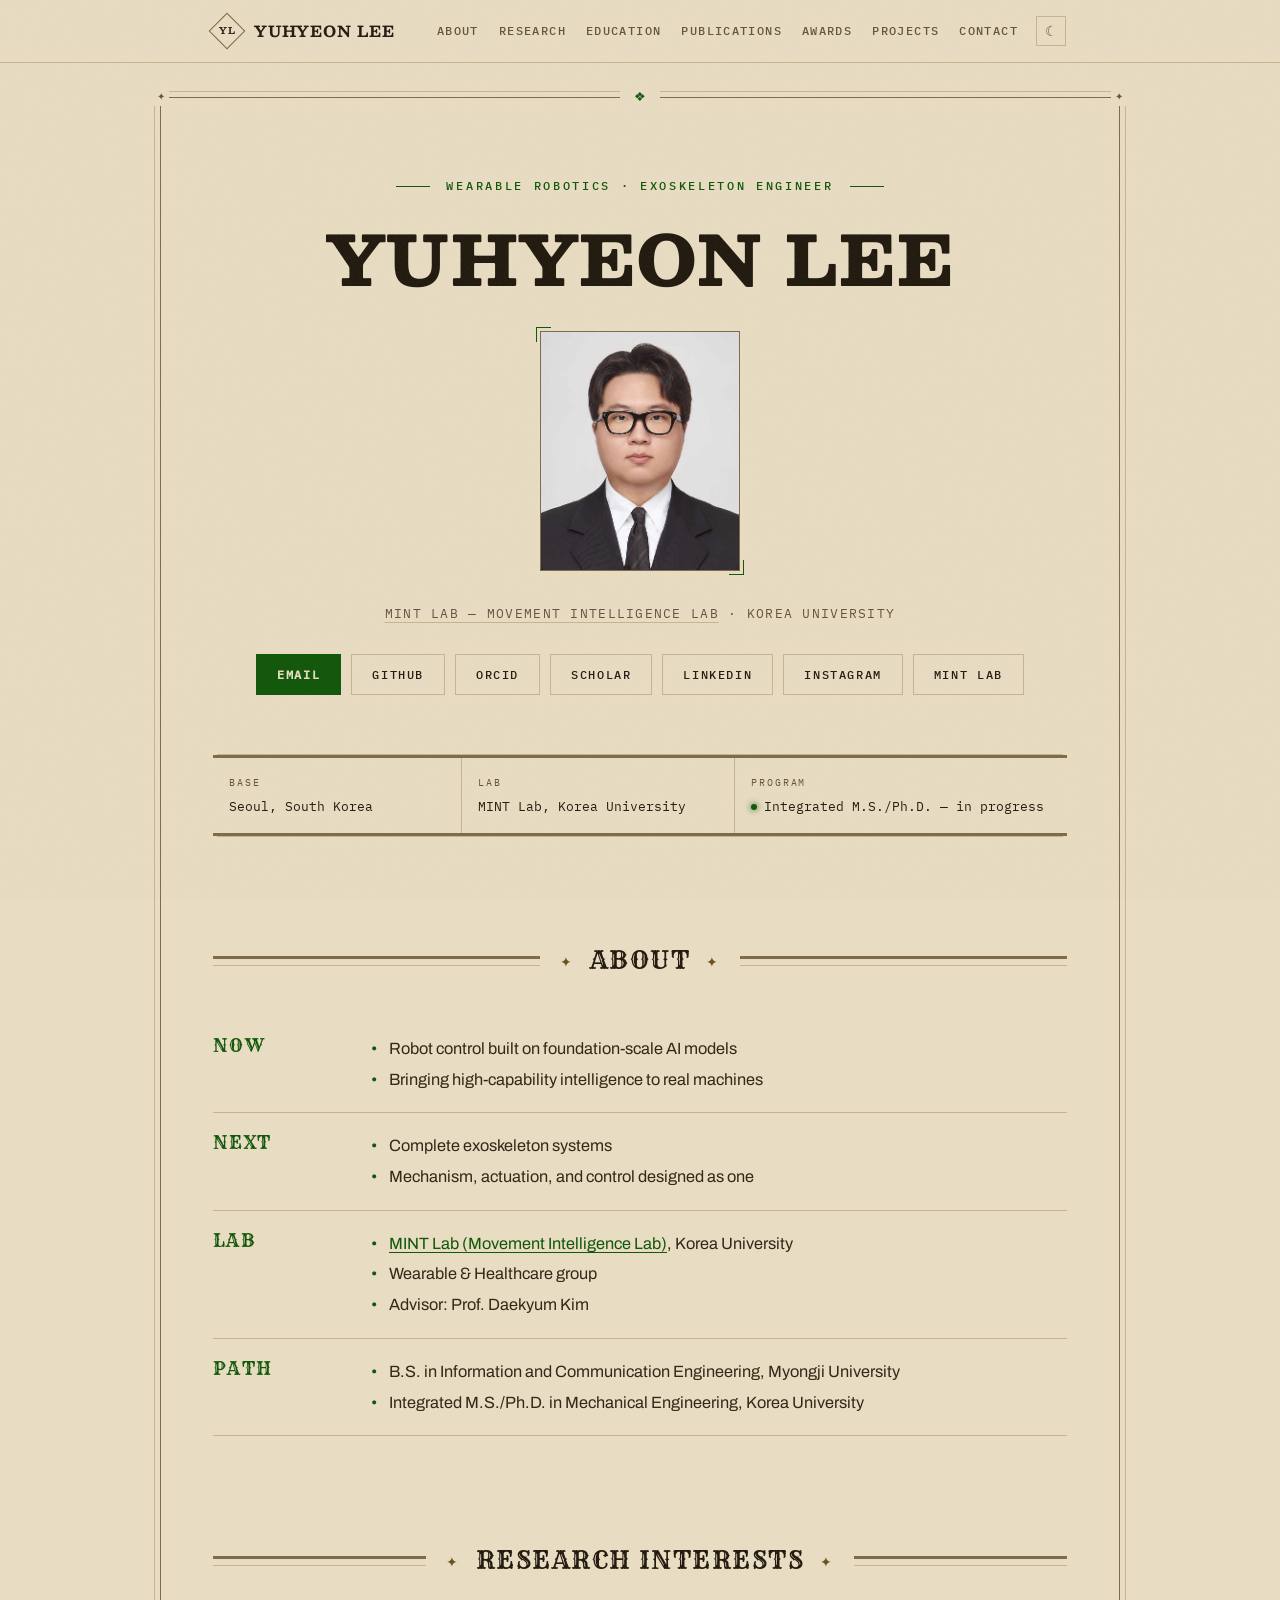
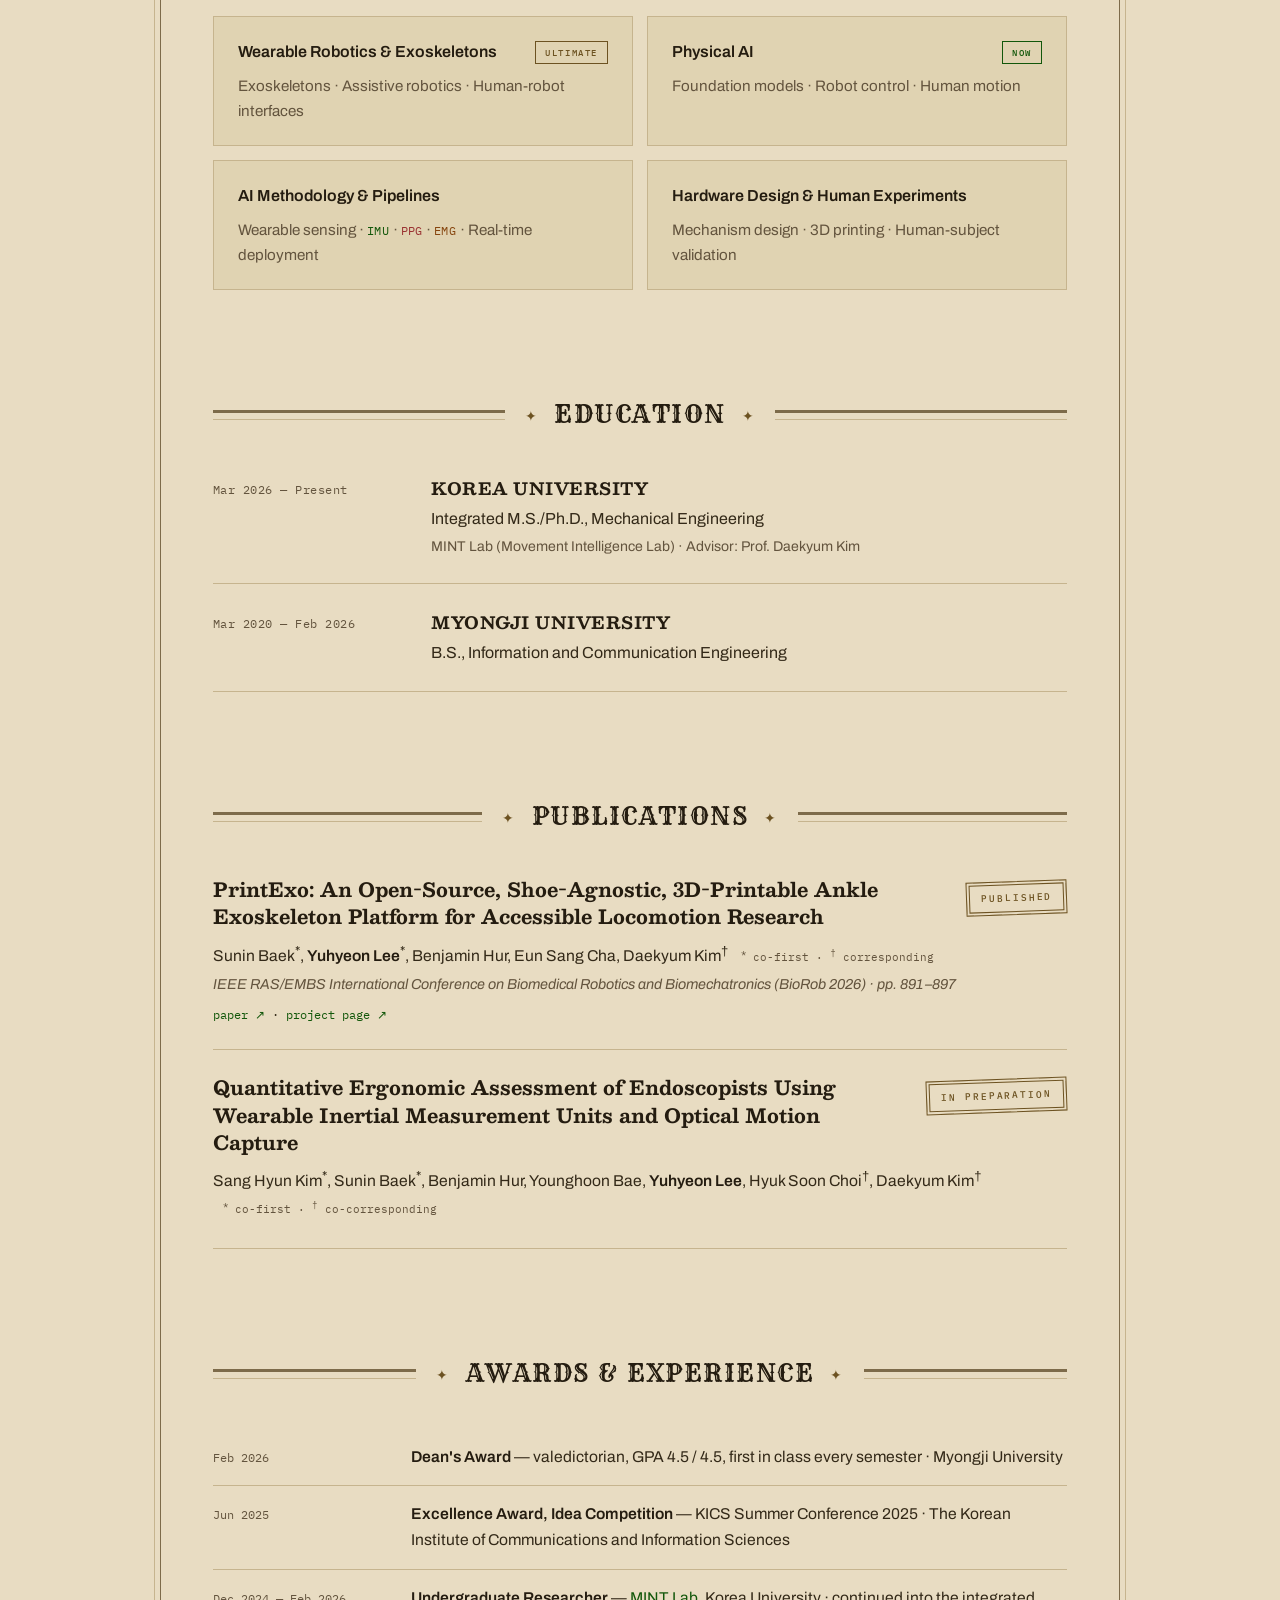
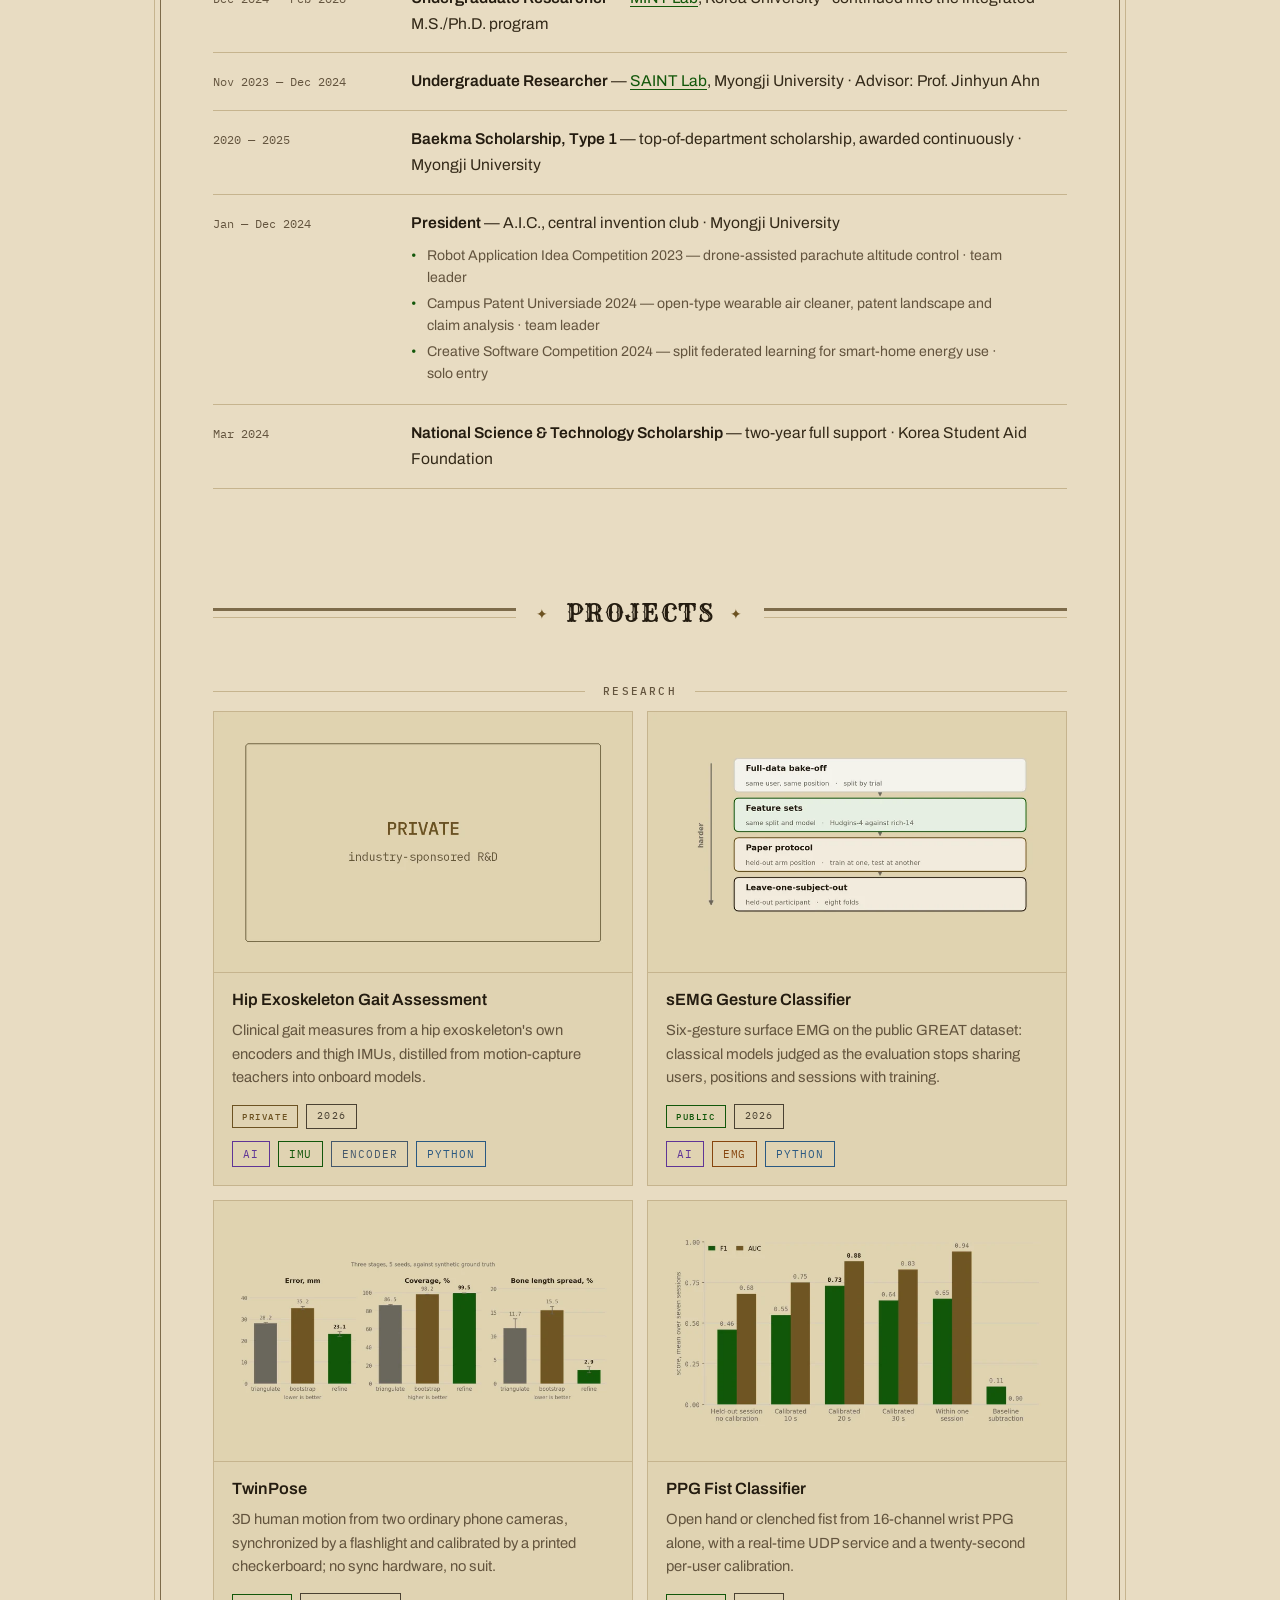
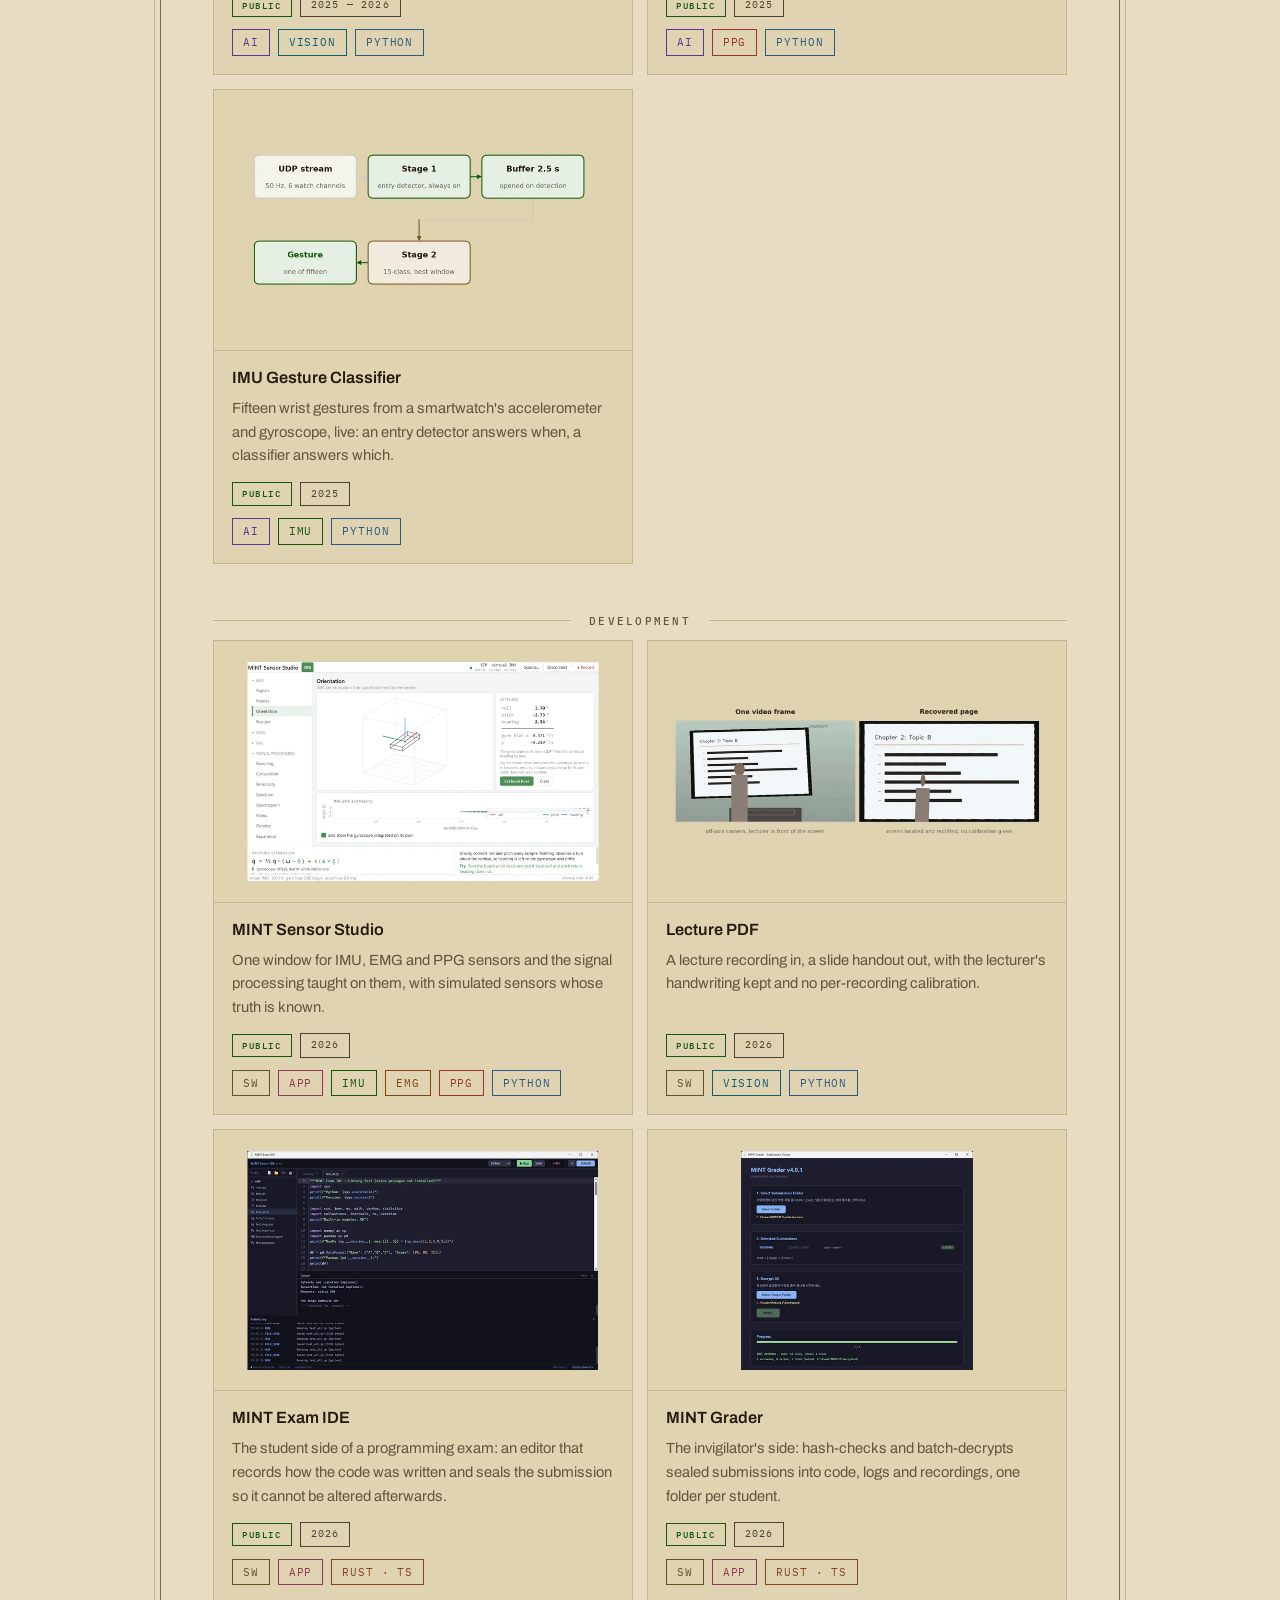
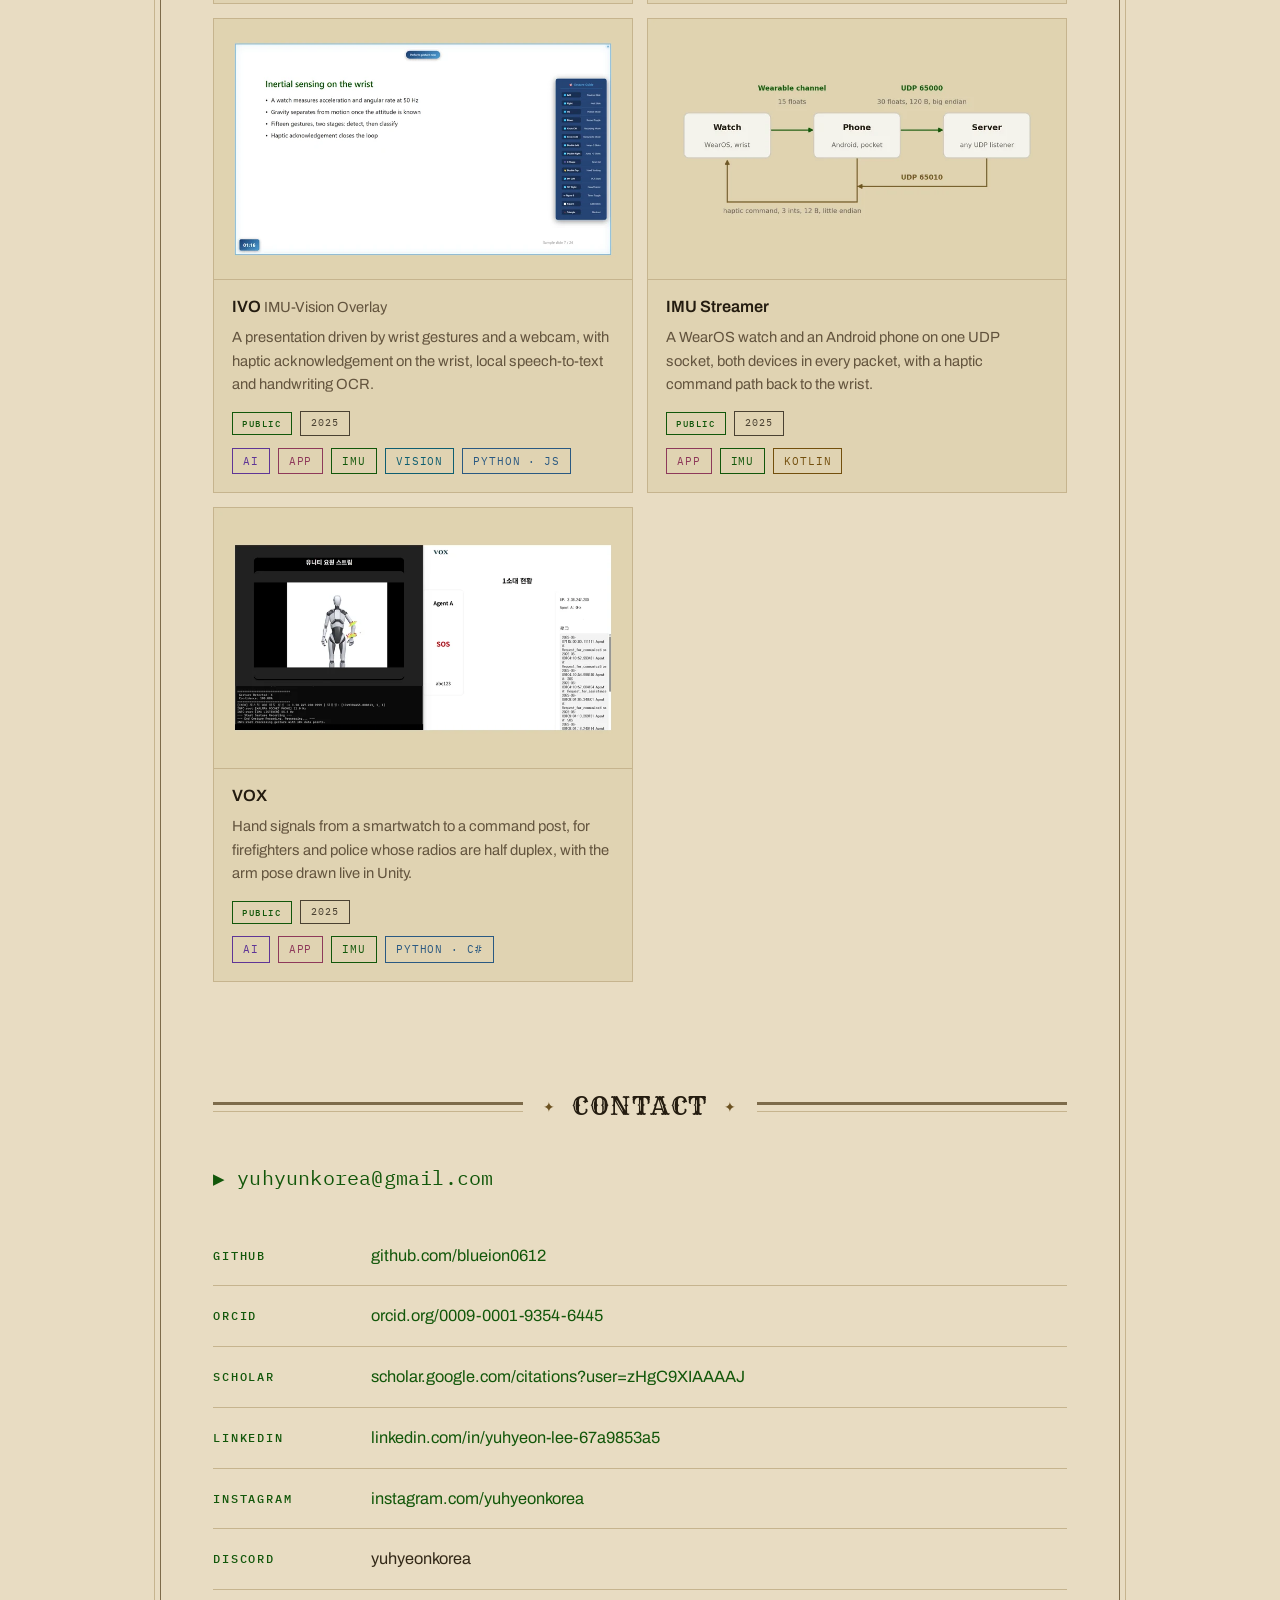
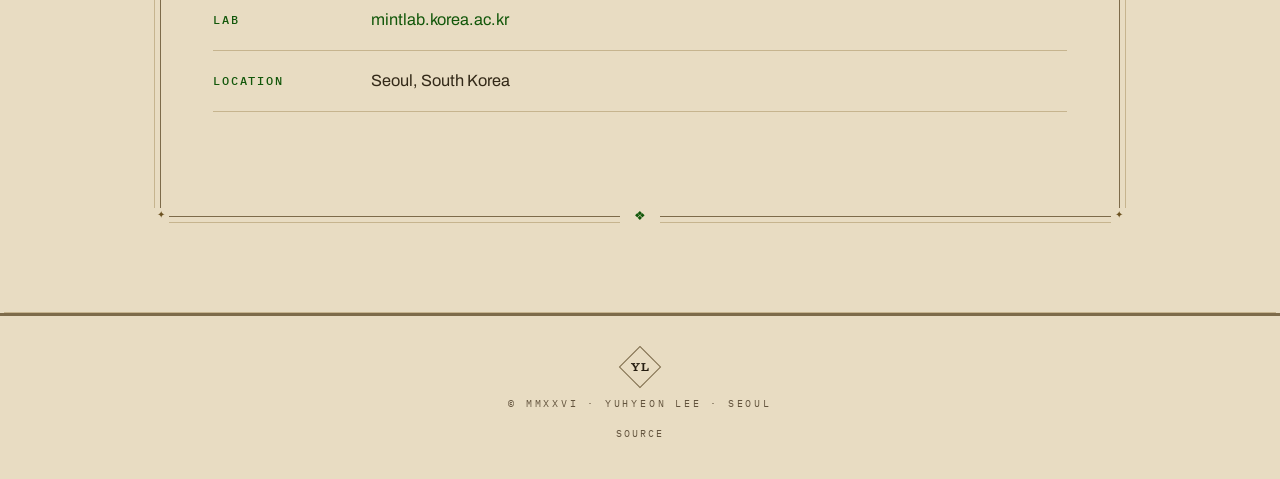
<file: index.html>
<!DOCTYPE html>
<html lang="en">
<head>
  <meta charset="UTF-8">
  <meta name="viewport" content="width=device-width, initial-scale=1.0">
  <title>Yuhyeon Lee — Wearable Robotics &amp; Exoskeleton Engineer</title>
  <meta name="description" content="Yuhyeon Lee, wearable robotics and exoskeleton engineer. Integrated M.S./Ph.D. student at Korea University's MINT Lab: robot control, wearable sensing, exoskeletons.">
  <meta name="author" content="Yuhyeon Lee">
  <meta name="theme-color" content="#0c0d0b">
  <link rel="canonical" href="https://blueion0612.github.io/">

  <meta property="og:type" content="website">
  <meta property="og:site_name" content="Yuhyeon Lee">
  <meta property="og:locale" content="en_US">
  <meta property="og:title" content="Yuhyeon Lee — Wearable Robotics &amp; Exoskeleton Engineer">
  <meta property="og:description" content="Integrated M.S./Ph.D. student in Mechanical Engineering at Korea University, MINT Lab. Foundation model–based robot control, wearable sensing, and exoskeletons.">
  <meta property="og:url" content="https://blueion0612.github.io/">
  <meta property="og:image" content="https://blueion0612.github.io/assets/og.png">
  <meta property="og:image:width" content="1200">
  <meta property="og:image:height" content="630">
  <meta property="og:image:alt" content="Yuhyeon Lee — Wearable Robotics &amp; Exoskeleton Engineer">
  <meta name="twitter:card" content="summary_large_image">

  <link rel="icon" href="assets/favicon.svg" type="image/svg+xml">
  <link rel="icon" href="favicon.ico" sizes="16x16 32x32 48x48">
  <link rel="apple-touch-icon" href="assets/apple-touch-icon.png">

  <link rel="preload" href="assets/fonts/besley-core.woff2" as="font" type="font/woff2" crossorigin>
  <link rel="preload" href="assets/fonts/ibmplexmono-400.woff2" as="font" type="font/woff2" crossorigin>
  <link rel="preload" href="assets/fonts/archivo-core.woff2" as="font" type="font/woff2" crossorigin>
  <link rel="stylesheet" href="assets/style.css?v=28">
  <script>
    try {
      var t = localStorage.getItem('theme');
      if (t === 'day' || (!t && window.matchMedia('(prefers-color-scheme: light)').matches)) {
        document.documentElement.setAttribute('data-theme', 'day');
        document.querySelector('meta[name="theme-color"]').setAttribute('content', '#e8dcc2');
      }
    } catch (e) {}
  </script>

  <script type="application/ld+json">
  {"@context":"https://schema.org","@type":"Person","name":"Yuhyeon Lee","url":"https://blueion0612.github.io/","image":"https://blueion0612.github.io/assets/portrait.jpg","jobTitle":"Integrated M.S./Ph.D. student, Mechanical Engineering","affiliation":{"@type":"Organization","name":"MINT Lab (Movement Intelligence Lab), Korea University","url":"https://mintlab.korea.ac.kr"},"alumniOf":{"@type":"CollegeOrUniversity","name":"Myongji University"},"email":"mailto:yuhyunkorea@gmail.com","sameAs":["https://github.com/blueion0612","https://orcid.org/0009-0001-9354-6445","https://scholar.google.com/citations?user=zHgC9XIAAAAJ","https://www.linkedin.com/in/yuhyeon-lee-67a9853a5","https://www.instagram.com/yuhyeonkorea/"]}
  </script>
</head>
<body>

<a class="skip-link" href="#top">Skip to content</a>
<div class="grain" aria-hidden="true"></div>

<nav class="nav" aria-label="Primary">
  <div class="nav-inner">
    <a class="nav-brand" href="#top">
      <span class="mark" aria-hidden="true"><span>YL</span></span>
      <span class="nav-name">Yuhyeon Lee</span>
    </a>
    <div class="nav-links">
      <a href="#about">About</a>
      <a href="#research">Research</a>
      <a href="#education">Education</a>
      <a href="#publications">Publications</a>
      <a href="#awards">Awards</a>
      <a href="#projects">Projects</a>
      <a href="#contact">Contact</a>
    </div>
    <details class="nav-menu">
      <summary>Menu</summary>
      <div class="nav-menu-panel">
        <a href="#about">About</a>
        <a href="#research">Research</a>
        <a href="#education">Education</a>
        <a href="#publications">Publications</a>
        <a href="#awards">Awards</a>
        <a href="#projects">Projects</a>
        <a href="#contact">Contact</a>
      </div>
    </details>
    <button class="theme-toggle" type="button" aria-label="Switch to day mode">&#9728;</button>
  </div>
</nav>

<main id="top">

  <div class="frame-tacks" aria-hidden="true"><span>&#10022;</span><span>&#10022;</span><span>&#10022;</span><span>&#10022;</span></div>

  <!-- ============================================================ HERO -->
  <header class="hero">
    <p class="hero-kicker">Wearable Robotics · Exoskeleton Engineer</p>
    <h1>Yuhyeon&nbsp;Lee</h1>
    <figure class="portrait">
      <img src="assets/portrait.jpg" alt="Portrait of Yuhyeon Lee" width="413" height="531" fetchpriority="high">
    </figure>
    <p class="hero-affiliation">
      <a href="https://mintlab.korea.ac.kr" target="_blank" rel="noopener">MINT Lab — Movement Intelligence Lab</a> · Korea University
    </p>
    <div class="hero-links">
      <a class="btn btn-primary" href="mailto:yuhyunkorea@gmail.com">Email</a>
      <a class="btn" href="https://github.com/blueion0612" target="_blank" rel="noopener">GitHub</a>
      <a class="btn" href="https://orcid.org/0009-0001-9354-6445" target="_blank" rel="noopener">ORCID</a>
      <a class="btn" href="https://scholar.google.com/citations?user=zHgC9XIAAAAJ" target="_blank" rel="noopener">Scholar</a>
      <a class="btn" href="https://www.linkedin.com/in/yuhyeon-lee-67a9853a5" target="_blank" rel="noopener">LinkedIn</a>
      <a class="btn" href="https://www.instagram.com/yuhyeonkorea/" target="_blank" rel="noopener">Instagram</a>
      <a class="btn" href="https://mintlab.korea.ac.kr" target="_blank" rel="noopener">MINT Lab</a>
    </div>
  </header>

  <div class="spec-strip" role="group" aria-label="At a glance">
    <div class="spec">
      <span class="spec-key">Base</span>
      <span class="spec-val">Seoul, South Korea</span>
    </div>
    <div class="spec">
      <span class="spec-key">Lab</span>
      <span class="spec-val">MINT Lab, Korea University</span>
    </div>
    <div class="spec">
      <span class="spec-key">Program</span>
      <span class="spec-val"><span class="live-dot" aria-hidden="true"></span>Integrated M.S./Ph.D. — in progress</span>
    </div>
  </div>

  <!-- ============================================================ ABOUT -->
  <section id="about">
    <div class="section-head">
      <h2>About</h2>
    </div>
    <dl class="facts">
      <div class="fact">
        <dt>Now</dt>
        <dd>
          <ul class="fact-points">
            <li>Robot control built on foundation-scale AI models</li>
            <li>Bringing high-capability intelligence to real machines</li>
          </ul>
        </dd>
      </div>
      <div class="fact">
        <dt>Next</dt>
        <dd>
          <ul class="fact-points">
            <li>Complete exoskeleton systems</li>
            <li>Mechanism, actuation, and control designed as one</li>
          </ul>
        </dd>
      </div>
      <div class="fact">
        <dt>Lab</dt>
        <dd>
          <ul class="fact-points">
            <li><a href="https://mintlab.korea.ac.kr" target="_blank" rel="noopener">MINT Lab (Movement Intelligence Lab)</a>, Korea University</li>
            <li>Wearable &amp; Healthcare group</li>
            <li>Advisor: Prof. Daekyum Kim</li>
          </ul>
        </dd>
      </div>
      <div class="fact">
        <dt>Path</dt>
        <dd>
          <ul class="fact-points">
            <li>B.S. in Information and Communication Engineering, Myongji University</li>
            <li>Integrated M.S./Ph.D. in Mechanical Engineering, Korea University</li>
          </ul>
        </dd>
      </div>
    </dl>
  </section>

  <!-- ============================================================ RESEARCH -->
  <section id="research">
    <div class="section-head">
      <h2>Research Interests</h2>
    </div>
    <div class="grid-2">
      <div class="card">
        <div class="card-head">
          <h3>Wearable Robotics &amp; Exoskeletons</h3>
          <span class="tag tag-ult">Ultimate</span>
        </div>
        <p>Exoskeletons · Assistive robotics · Human-robot interfaces</p>
      </div>
      <div class="card">
        <div class="card-head">
          <h3>Physical AI</h3>
          <span class="tag tag-now">Now</span>
        </div>
        <p>Foundation models · Robot control · Human motion</p>
      </div>
      <div class="card">
        <div class="card-head">
          <h3>AI Methodology &amp; Pipelines</h3>
        </div>
        <p>Wearable sensing · <span class="mod-word mod-imu">IMU</span> · <span class="mod-word mod-ppg">PPG</span> · <span class="mod-word mod-emg">EMG</span> · Real-time deployment</p>
      </div>
      <div class="card">
        <div class="card-head">
          <h3>Hardware Design &amp; Human Experiments</h3>
        </div>
        <p>Mechanism design · 3D printing · Human-subject validation</p>
      </div>
    </div>
  </section>

  <!-- ============================================================ EDUCATION -->
  <section id="education">
    <div class="section-head">
      <h2>Education</h2>
    </div>
    <ol class="timeline">
      <li>
        <span class="timeline-period">Mar 2026 — Present</span>
        <div class="timeline-body">
          <h3>Korea University</h3>
          <p class="timeline-degree">Integrated M.S./Ph.D., Mechanical Engineering</p>
          <p class="timeline-detail">MINT Lab (Movement Intelligence Lab) · Advisor: Prof. Daekyum Kim</p>
        </div>
      </li>
      <li>
        <span class="timeline-period">Mar 2020 — Feb 2026</span>
        <div class="timeline-body">
          <h3>Myongji University</h3>
          <p class="timeline-degree">B.S., Information and Communication Engineering</p>
        </div>
      </li>
    </ol>
  </section>

  <!-- ============================================================ PUBLICATIONS -->
  <section id="publications">
    <div class="section-head">
      <h2>Publications</h2>
    </div>
    <ol class="publications">
      <li>
        <div class="pub-top">
          <p class="pub-title">PrintExo: An Open-Source, Shoe-Agnostic, 3D-Printable Ankle Exoskeleton Platform for Accessible Locomotion Research</p>
          <span class="stamp">Published</span>
        </div>
        <p class="pub-authors">Sunin Baek<sup>*</sup>, <strong>Yuhyeon Lee</strong><sup>*</sup>, Benjamin Hur, Eun Sang Cha, Daekyum Kim<sup>&dagger;</sup> <span class="pub-note"><sup>*</sup>&nbsp;co-first &middot; <sup>&dagger;</sup>&nbsp;corresponding</span></p>
        <p class="pub-venue">IEEE RAS/EMBS International Conference on Biomedical Robotics and Biomechatronics (BioRob&nbsp;2026)&nbsp;&middot;&nbsp;pp.&nbsp;891&ndash;&#8288;897</p>
        <p class="pub-links"><a href="https://doi.org/10.1109/BioRob66782.2026.11681576" target="_blank" rel="noopener">paper ↗</a> &middot; <a href="https://printexo.github.io/" target="_blank" rel="noopener">project page ↗</a></p>
      </li>
      <li>
        <div class="pub-top">
          <p class="pub-title">Quantitative Ergonomic Assessment of Endoscopists Using Wearable Inertial Measurement Units and Optical Motion Capture</p>
          <span class="stamp">In preparation</span>
        </div>
        <p class="pub-authors">Sang Hyun Kim<sup>*</sup>, Sunin Baek<sup>*</sup>, Benjamin Hur, Younghoon Bae, <strong>Yuhyeon Lee</strong>, Hyuk Soon Choi<sup>&dagger;</sup>, Daekyum Kim<sup>&dagger;</sup> <span class="pub-note"><sup>*</sup>&nbsp;co-first &middot; <sup>&dagger;</sup>&nbsp;co-corresponding</span></p>
      </li>
    </ol>
  </section>

  <!-- ============================================================ AWARDS & EXPERIENCE -->
  <section id="awards">
    <div class="section-head">
      <h2>Awards &amp; Experience</h2>
    </div>
    <ul class="awards">
      <li>
        <span class="award-year">Feb 2026</span>
        <span class="award-body"><strong>Dean's Award</strong> — valedictorian, GPA 4.5 / 4.5, first in class every semester · Myongji University</span>
      </li>
      <li>
        <span class="award-year">Jun 2025</span>
        <span class="award-body"><strong>Excellence Award, Idea Competition</strong> — KICS Summer Conference 2025 · The Korean Institute of Communications and Information Sciences</span>
      </li>
      <li>
        <span class="award-year">Dec 2024 — Feb 2026</span>
        <span class="award-body"><strong>Undergraduate Researcher</strong> — <a href="https://mintlab.korea.ac.kr" target="_blank" rel="noopener">MINT Lab</a>, Korea University · continued into the integrated M.S./Ph.D. program</span>
      </li>
      <li>
        <span class="award-year">Nov 2023 — Dec 2024</span>
        <span class="award-body"><strong>Undergraduate Researcher</strong> — <a href="https://sites.google.com/view/saintlab/home" target="_blank" rel="noopener">SAINT Lab</a>, Myongji University · Advisor: Prof. Jinhyun Ahn</span>
      </li>
      <li>
        <span class="award-year">2020 — 2025</span>
        <span class="award-body"><strong>Baekma Scholarship, Type 1</strong> — top-of-department scholarship, awarded continuously · Myongji University</span>
      </li>
      <li>
        <span class="award-year">Jan — Dec 2024</span>
        <div class="award-body"><strong>President</strong> — A.I.C., central invention club · Myongji University
          <ul class="award-points">
            <li>Robot Application Idea Competition 2023 — drone-assisted parachute altitude control · team leader</li>
            <li>Campus Patent Universiade 2024 — open-type wearable air cleaner, patent landscape and claim analysis · team leader</li>
            <li>Creative Software Competition 2024 — split federated learning for smart-home energy use · solo entry</li>
          </ul>
        </div>
      </li>
      <li>
        <span class="award-year">Mar 2024</span>
        <span class="award-body"><strong>National Science &amp; Technology Scholarship</strong> — two-year full support · Korea Student Aid Foundation</span>
      </li>
    </ul>
  </section>

  <!-- ============================================================ PROJECTS -->
  <section id="projects">
    <div class="section-head">
      <h2>Projects</h2>
    </div>

    <!-- projects:tiles -->
    <h3 class="more-heading">Research</h3>
    <ul class="tiles">
      <li>
        <a class="tile" href="projects/hip-exoskeleton-gait/">
          <picture><source media="(prefers-color-scheme: dark)" srcset="assets/projects/hip-exoskeleton-gait.webp" data-dark><img src="assets/projects/hip-exoskeleton-gait-day.webp" class="tile-thumb" width="800" height="500" loading="lazy" decoding="async" alt=""></picture>
          <div class="tile-body">
            <h3 class="tile-title">Hip Exoskeleton Gait Assessment</h3>
            <p class="tile-blurb">Clinical gait measures from a hip exoskeleton&#x27;s own encoders and thigh IMUs, distilled from motion-capture teachers into onboard models.</p>
            <div class="tile-meta">
              <span class="tag vis-private">Private</span>
              <span class="project-year">2026</span>
            </div>
            <div class="chips"><span class="chip kw-ai">AI</span><span class="chip chip-mod mod-imu">IMU</span><span class="chip chip-mod mod-enc">Encoder</span><span class="chip kw-py">Python</span></div>
          </div>
        </a>
      </li>
      <li>
        <a class="tile" href="projects/semg-gesture-classifier/">
          <picture><source media="(prefers-color-scheme: dark)" srcset="assets/projects/semg-gesture-classifier.webp" data-dark><img src="assets/projects/semg-gesture-classifier-day.webp" class="tile-thumb" width="800" height="500" loading="lazy" decoding="async" alt=""></picture>
          <div class="tile-body">
            <h3 class="tile-title">sEMG Gesture Classifier</h3>
            <p class="tile-blurb">Six-gesture surface EMG on the public GREAT dataset: classical models judged as the evaluation stops sharing users, positions and sessions with training.</p>
            <div class="tile-meta">
              <span class="tag vis-public">Public</span>
              <span class="project-year">2026</span>
            </div>
            <div class="chips"><span class="chip kw-ai">AI</span><span class="chip chip-mod mod-emg">EMG</span><span class="chip kw-py">Python</span></div>
          </div>
        </a>
      </li>
      <li>
        <a class="tile" href="projects/twinpose/">
          <picture><source media="(prefers-color-scheme: dark)" srcset="assets/projects/twinpose.webp" data-dark><img src="assets/projects/twinpose-day.webp" class="tile-thumb" width="800" height="500" loading="lazy" decoding="async" alt=""></picture>
          <div class="tile-body">
            <h3 class="tile-title">TwinPose</h3>
            <p class="tile-blurb">3D human motion from two ordinary phone cameras, synchronized by a flashlight and calibrated by a printed checkerboard; no sync hardware, no suit.</p>
            <div class="tile-meta">
              <span class="tag vis-public">Public</span>
              <span class="project-year">2025 — 2026</span>
            </div>
            <div class="chips"><span class="chip kw-ai">AI</span><span class="chip chip-mod mod-vis">Vision</span><span class="chip kw-py">Python</span></div>
          </div>
        </a>
      </li>
      <li>
        <a class="tile" href="projects/ppg-fist-classifier/">
          <picture><source media="(prefers-color-scheme: dark)" srcset="assets/projects/ppg-fist-classifier.webp" data-dark><img src="assets/projects/ppg-fist-classifier-day.webp" class="tile-thumb" width="800" height="500" loading="lazy" decoding="async" alt=""></picture>
          <div class="tile-body">
            <h3 class="tile-title">PPG Fist Classifier</h3>
            <p class="tile-blurb">Open hand or clenched fist from 16-channel wrist PPG alone, with a real-time UDP service and a twenty-second per-user calibration.</p>
            <div class="tile-meta">
              <span class="tag vis-public">Public</span>
              <span class="project-year">2025</span>
            </div>
            <div class="chips"><span class="chip kw-ai">AI</span><span class="chip chip-mod mod-ppg">PPG</span><span class="chip kw-py">Python</span></div>
          </div>
        </a>
      </li>
      <li>
        <a class="tile" href="projects/imu-gesture-classifier/">
          <picture><source media="(prefers-color-scheme: dark)" srcset="assets/projects/imu-gesture-classifier.webp" data-dark><img src="assets/projects/imu-gesture-classifier-day.webp" class="tile-thumb" width="800" height="500" loading="lazy" decoding="async" alt=""></picture>
          <div class="tile-body">
            <h3 class="tile-title">IMU Gesture Classifier</h3>
            <p class="tile-blurb">Fifteen wrist gestures from a smartwatch&#x27;s accelerometer and gyroscope, live: an entry detector answers when, a classifier answers which.</p>
            <div class="tile-meta">
              <span class="tag vis-public">Public</span>
              <span class="project-year">2025</span>
            </div>
            <div class="chips"><span class="chip kw-ai">AI</span><span class="chip chip-mod mod-imu">IMU</span><span class="chip kw-py">Python</span></div>
          </div>
        </a>
      </li>
    </ul>
    <h3 class="more-heading">Development</h3>
    <ul class="tiles">
      <li>
        <a class="tile" href="projects/mint-sensor-studio/">
          <picture><source media="(prefers-color-scheme: dark)" srcset="assets/projects/mint-sensor-studio.webp" data-dark><img src="assets/projects/mint-sensor-studio-day.webp" class="tile-thumb" width="800" height="500" loading="lazy" decoding="async" alt=""></picture>
          <div class="tile-body">
            <h3 class="tile-title">MINT Sensor Studio</h3>
            <p class="tile-blurb">One window for IMU, EMG and PPG sensors and the signal processing taught on them, with simulated sensors whose truth is known.</p>
            <div class="tile-meta">
              <span class="tag vis-public">Public</span>
              <span class="project-year">2026</span>
            </div>
            <div class="chips"><span class="chip kw-sw">SW</span><span class="chip kw-app">App</span><span class="chip chip-mod mod-imu">IMU</span><span class="chip chip-mod mod-emg">EMG</span><span class="chip chip-mod mod-ppg">PPG</span><span class="chip kw-py">Python</span></div>
          </div>
        </a>
      </li>
      <li>
        <a class="tile" href="projects/lecture-pdf/">
          <picture><source media="(prefers-color-scheme: dark)" srcset="assets/projects/lecture-pdf.webp" data-dark><img src="assets/projects/lecture-pdf-day.webp" class="tile-thumb" width="800" height="500" loading="lazy" decoding="async" alt=""></picture>
          <div class="tile-body">
            <h3 class="tile-title">Lecture PDF</h3>
            <p class="tile-blurb">A lecture recording in, a slide handout out, with the lecturer&#x27;s handwriting kept and no per-recording calibration.</p>
            <div class="tile-meta">
              <span class="tag vis-public">Public</span>
              <span class="project-year">2026</span>
            </div>
            <div class="chips"><span class="chip kw-sw">SW</span><span class="chip chip-mod mod-vis">Vision</span><span class="chip kw-py">Python</span></div>
          </div>
        </a>
      </li>
      <li>
        <a class="tile" href="projects/mint-exam-ide/">
          <picture><source media="(prefers-color-scheme: dark)" srcset="assets/projects/mint-exam-ide.webp" data-dark><img src="assets/projects/mint-exam-ide-day.webp" class="tile-thumb" width="800" height="500" loading="lazy" decoding="async" alt=""></picture>
          <div class="tile-body">
            <h3 class="tile-title">MINT Exam IDE</h3>
            <p class="tile-blurb">The student side of a programming exam: an editor that records how the code was written and seals the submission so it cannot be altered afterwards.</p>
            <div class="tile-meta">
              <span class="tag vis-public">Public</span>
              <span class="project-year">2026</span>
            </div>
            <div class="chips"><span class="chip kw-sw">SW</span><span class="chip kw-app">App</span><span class="chip kw-rust">Rust · TS</span></div>
          </div>
        </a>
      </li>
      <li>
        <a class="tile" href="projects/mint-grader/">
          <picture><source media="(prefers-color-scheme: dark)" srcset="assets/projects/mint-grader.webp" data-dark><img src="assets/projects/mint-grader-day.webp" class="tile-thumb" width="800" height="500" loading="lazy" decoding="async" alt=""></picture>
          <div class="tile-body">
            <h3 class="tile-title">MINT Grader</h3>
            <p class="tile-blurb">The invigilator&#x27;s side: hash-checks and batch-decrypts sealed submissions into code, logs and recordings, one folder per student.</p>
            <div class="tile-meta">
              <span class="tag vis-public">Public</span>
              <span class="project-year">2026</span>
            </div>
            <div class="chips"><span class="chip kw-sw">SW</span><span class="chip kw-app">App</span><span class="chip kw-rust">Rust · TS</span></div>
          </div>
        </a>
      </li>
      <li>
        <a class="tile" href="projects/ivo/">
          <picture><source media="(prefers-color-scheme: dark)" srcset="assets/projects/ivo.webp" data-dark><img src="assets/projects/ivo-day.webp" class="tile-thumb" width="800" height="500" loading="lazy" decoding="async" alt=""></picture>
          <div class="tile-body">
            <h3 class="tile-title">IVO <span class="tile-sub">IMU-Vision Overlay</span></h3>
            <p class="tile-blurb">A presentation driven by wrist gestures and a webcam, with haptic acknowledgement on the wrist, local speech-to-text and handwriting OCR.</p>
            <div class="tile-meta">
              <span class="tag vis-public">Public</span>
              <span class="project-year">2025</span>
            </div>
            <div class="chips"><span class="chip kw-ai">AI</span><span class="chip kw-app">App</span><span class="chip chip-mod mod-imu">IMU</span><span class="chip chip-mod mod-vis">Vision</span><span class="chip kw-py">Python · JS</span></div>
          </div>
        </a>
      </li>
      <li>
        <a class="tile" href="projects/imu-streamer/">
          <picture><source media="(prefers-color-scheme: dark)" srcset="assets/projects/imu-streamer.webp" data-dark><img src="assets/projects/imu-streamer-day.webp" class="tile-thumb" width="800" height="500" loading="lazy" decoding="async" alt=""></picture>
          <div class="tile-body">
            <h3 class="tile-title">IMU Streamer</h3>
            <p class="tile-blurb">A WearOS watch and an Android phone on one UDP socket, both devices in every packet, with a haptic command path back to the wrist.</p>
            <div class="tile-meta">
              <span class="tag vis-public">Public</span>
              <span class="project-year">2025</span>
            </div>
            <div class="chips"><span class="chip kw-app">App</span><span class="chip chip-mod mod-imu">IMU</span><span class="chip kw-kt">Kotlin</span></div>
          </div>
        </a>
      </li>
      <li>
        <a class="tile" href="projects/vox/">
          <picture><source media="(prefers-color-scheme: dark)" srcset="assets/projects/vox.webp" data-dark><img src="assets/projects/vox-day.webp" class="tile-thumb" width="800" height="500" loading="lazy" decoding="async" alt=""></picture>
          <div class="tile-body">
            <h3 class="tile-title">VOX</h3>
            <p class="tile-blurb">Hand signals from a smartwatch to a command post, for firefighters and police whose radios are half duplex, with the arm pose drawn live in Unity.</p>
            <div class="tile-meta">
              <span class="tag vis-public">Public</span>
              <span class="project-year">2025</span>
            </div>
            <div class="chips"><span class="chip kw-ai">AI</span><span class="chip kw-app">App</span><span class="chip chip-mod mod-imu">IMU</span><span class="chip kw-py">Python · C#</span></div>
          </div>
        </a>
      </li>
    </ul>
    <!-- /projects:tiles -->
  </section>

  <!-- ============================================================ CONTACT -->
  <section id="contact">
    <div class="section-head">
      <h2>Contact</h2>
    </div>
    <a class="contact-mail" href="mailto:yuhyunkorea@gmail.com"><span class="pointer" aria-hidden="true">▶</span>yuhyunkorea@gmail.com</a>
    <dl class="facts">
      <div class="fact">
        <dt>GitHub</dt>
        <dd><a href="https://github.com/blueion0612" target="_blank" rel="noopener">github.com/blueion0612</a></dd>
      </div>
      <div class="fact">
        <dt>ORCID</dt>
        <dd><a href="https://orcid.org/0009-0001-9354-6445" target="_blank" rel="noopener">orcid.org/0009-0001-9354-6445</a></dd>
      </div>
      <div class="fact">
        <dt>Scholar</dt>
        <dd><a href="https://scholar.google.com/citations?user=zHgC9XIAAAAJ" target="_blank" rel="noopener">scholar.google.com/citations?<wbr>user=zHgC9XIAAAAJ</a></dd>
      </div>
      <div class="fact">
        <dt>LinkedIn</dt>
        <dd><a href="https://www.linkedin.com/in/yuhyeon-lee-67a9853a5" target="_blank" rel="noopener">linkedin.com/in/yuhyeon-lee-67a9853a5</a></dd>
      </div>
      <div class="fact">
        <dt>Instagram</dt>
        <dd><a href="https://www.instagram.com/yuhyeonkorea/" target="_blank" rel="noopener">instagram.com/yuhyeonkorea</a></dd>
      </div>
      <div class="fact">
        <dt>Discord</dt>
        <dd>yuhyeonkorea</dd>
      </div>
      <div class="fact">
        <dt>Lab</dt>
        <dd><a href="https://mintlab.korea.ac.kr" target="_blank" rel="noopener">mintlab.korea.ac.kr</a></dd>
      </div>
      <div class="fact">
        <dt>Location</dt>
        <dd>Seoul, South Korea</dd>
      </div>
    </dl>
  </section>

</main>

<footer>
  <div class="footer-inner">
    <span class="mark mark-footer" aria-hidden="true"><span>YL</span></span>
    <span class="footer-line">© MMXXVI · Yuhyeon Lee · Seoul</span>
    <a class="footer-src" href="https://github.com/blueion0612/blueion0612.github.io" target="_blank" rel="noopener">Source</a>
  </div>
</footer>

<script src="assets/site.js" defer></script>

</body>
</html>
</file>
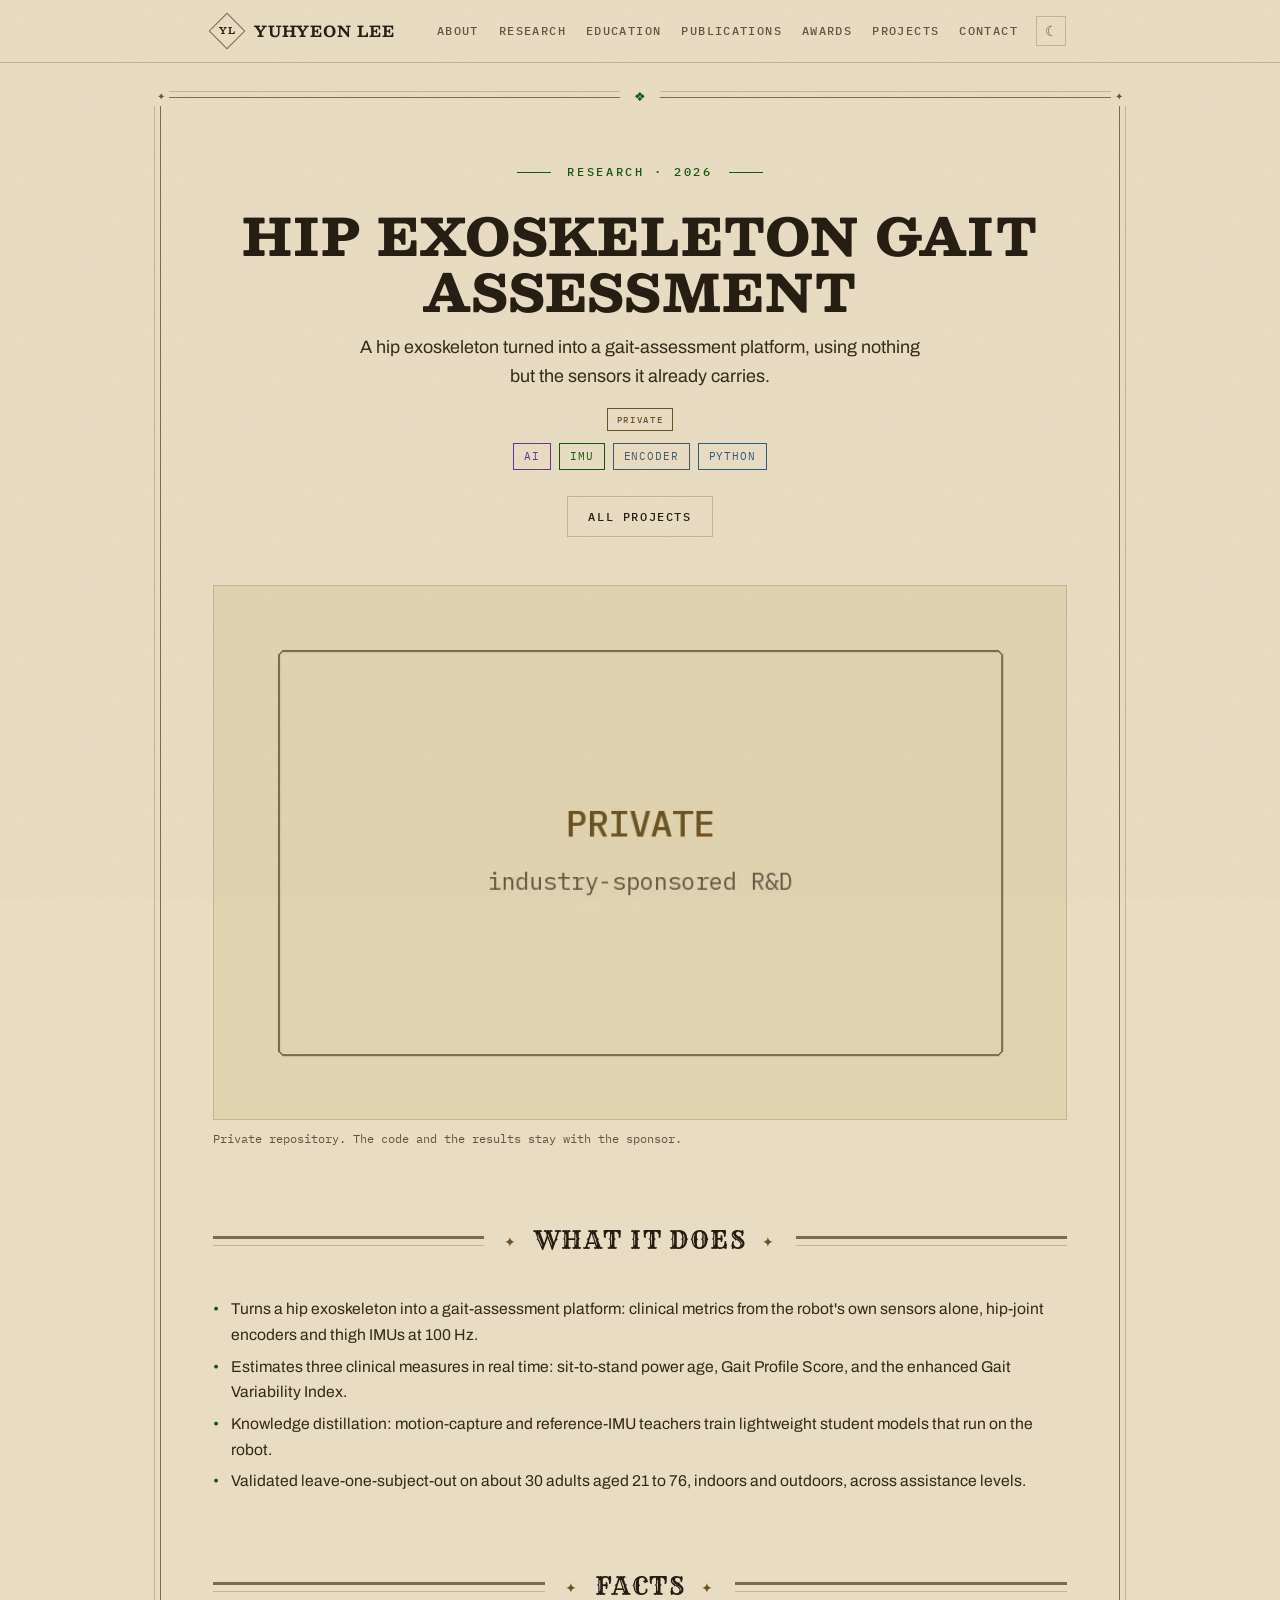
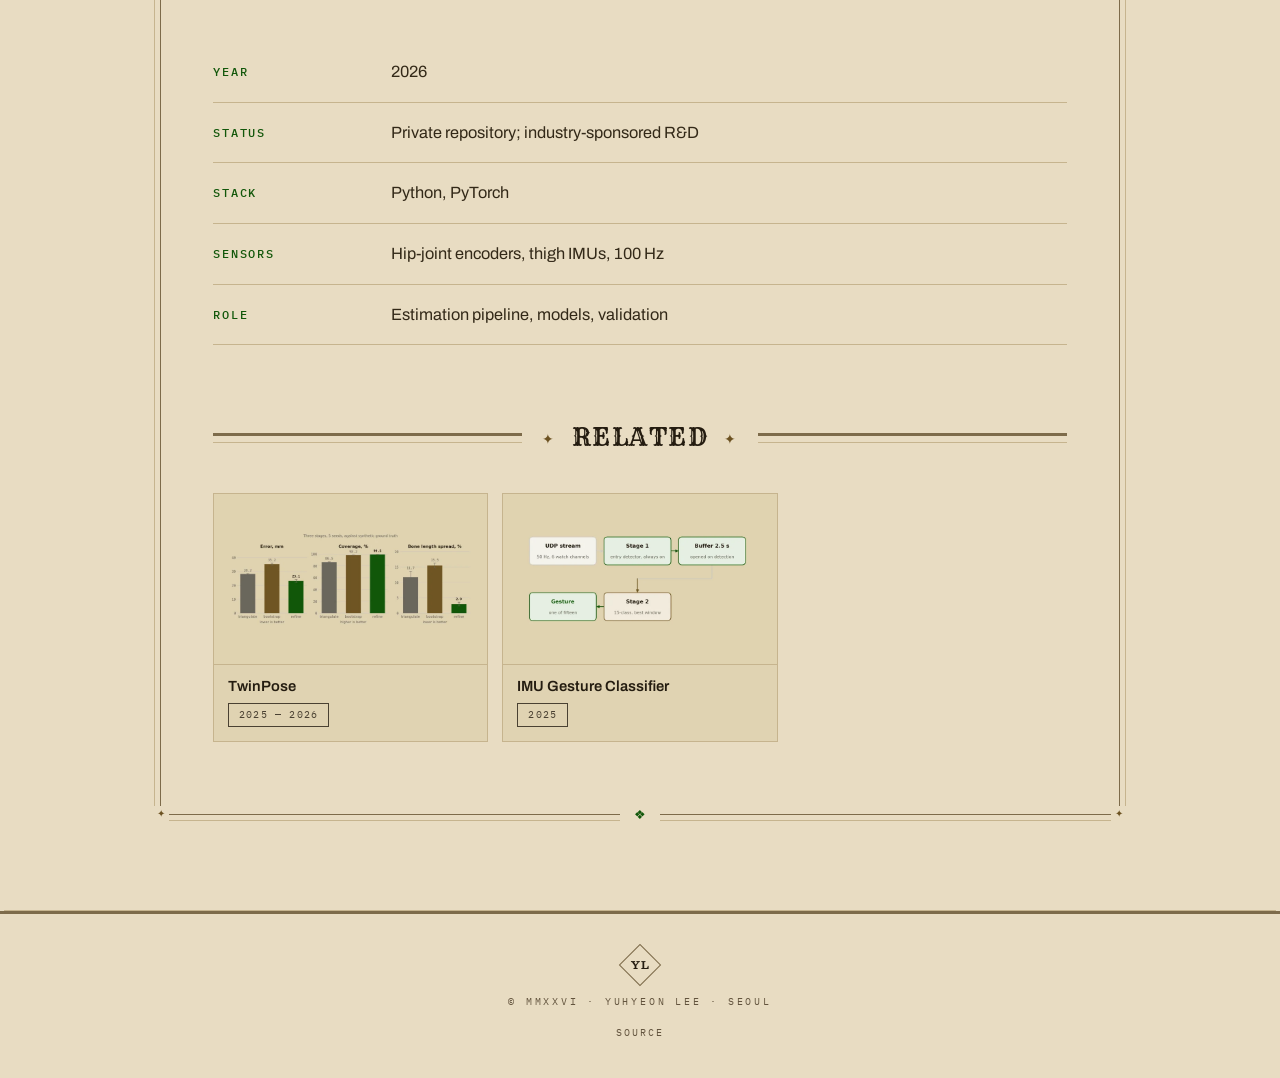
<file: projects/hip-exoskeleton-gait/index.html>
<!DOCTYPE html>
<html lang="en">
<head>
  <meta charset="UTF-8">
  <meta name="viewport" content="width=device-width, initial-scale=1.0">
  <title>Hip Exoskeleton Gait Assessment — Yuhyeon Lee</title>
  <meta name="description" content="Clinical gait measures from a hip exoskeleton&#x27;s own encoders and thigh IMUs, distilled from motion-capture teachers into onboard models.">
  <meta name="author" content="Yuhyeon Lee">
  <meta name="theme-color" content="#0c0d0b">
  <link rel="canonical" href="https://blueion0612.github.io/projects/hip-exoskeleton-gait/">

  <meta property="og:type" content="article">
  <meta property="og:site_name" content="Yuhyeon Lee">
  <meta property="og:locale" content="en_US">
  <meta property="og:title" content="Hip Exoskeleton Gait Assessment — Yuhyeon Lee">
  <meta property="og:description" content="Clinical gait measures from a hip exoskeleton&#x27;s own encoders and thigh IMUs, distilled from motion-capture teachers into onboard models.">
  <meta property="og:url" content="https://blueion0612.github.io/projects/hip-exoskeleton-gait/">
  <meta property="og:image" content="https://blueion0612.github.io/assets/projects/og/hip-exoskeleton-gait.png">
  <meta property="og:image:type" content="image/png">
  <meta property="og:image:width" content="1200">
  <meta property="og:image:height" content="630">
  <meta property="og:image:alt" content="Hip Exoskeleton Gait Assessment — Clinical gait measures from a hip exoskeleton&#x27;s own encoders and thigh IMUs, distilled from motion-capture teachers into onboard models.">
  <meta name="twitter:card" content="summary_large_image">

  <link rel="icon" href="../../assets/favicon.svg" type="image/svg+xml">
  <link rel="icon" href="../../favicon.ico" sizes="16x16 32x32 48x48">
  <link rel="apple-touch-icon" href="../../assets/apple-touch-icon.png">

  <link rel="preload" href="../../assets/fonts/besley-core.woff2" as="font" type="font/woff2" crossorigin>
  <link rel="preload" href="../../assets/fonts/ibmplexmono-400.woff2" as="font" type="font/woff2" crossorigin>
  <link rel="preload" href="../../assets/fonts/archivo-core.woff2" as="font" type="font/woff2" crossorigin>
  <link rel="stylesheet" href="../../assets/style.css?v=28">
  <script>
    try {
      var t = localStorage.getItem('theme');
      if (t === 'day' || (!t && window.matchMedia('(prefers-color-scheme: light)').matches)) {
        document.documentElement.setAttribute('data-theme', 'day');
        document.querySelector('meta[name="theme-color"]').setAttribute('content', '#e8dcc2');
      }
    } catch (e) {}
  </script>
</head>
<body>

<a class="skip-link" href="#top">Skip to content</a>
<div class="grain" aria-hidden="true"></div>

<nav class="nav" aria-label="Primary">
  <div class="nav-inner">
    <a class="nav-brand" href="../../">
      <span class="mark" aria-hidden="true"><span>YL</span></span>
      <span class="nav-name">Yuhyeon Lee</span>
    </a>
    <div class="nav-links">
      <a href="../../#about">About</a>
      <a href="../../#research">Research</a>
      <a href="../../#education">Education</a>
      <a href="../../#publications">Publications</a>
      <a href="../../#awards">Awards</a>
      <a href="../../#projects">Projects</a>
      <a href="../../#contact">Contact</a>
    </div>
    <details class="nav-menu">
      <summary>Menu</summary>
      <div class="nav-menu-panel">
        <a href="../../#about">About</a>
        <a href="../../#research">Research</a>
        <a href="../../#education">Education</a>
        <a href="../../#publications">Publications</a>
        <a href="../../#awards">Awards</a>
        <a href="../../#projects">Projects</a>
        <a href="../../#contact">Contact</a>
      </div>
    </details>
    <button class="theme-toggle" type="button" aria-label="Switch to day mode">&#9728;</button>
  </div>
</nav>

<main id="top" class="project-page">

  <div class="frame-tacks" aria-hidden="true"><span>&#10022;</span><span>&#10022;</span><span>&#10022;</span><span>&#10022;</span></div>

  <header class="project-hero">
    <p class="hero-kicker">Research &middot; 2026</p>
    <h1>Hip Exoskeleton Gait Assessment</h1>
    <p class="project-lede">A hip exoskeleton turned into a gait-assessment platform, using nothing but the sensors it already carries.</p>
    <div class="tile-meta project-hero-meta">
      <span class="tag vis-private">Private</span>
    </div>
    <div class="chips project-hero-chips"><span class="chip kw-ai">AI</span><span class="chip chip-mod mod-imu">IMU</span><span class="chip chip-mod mod-enc">Encoder</span><span class="chip kw-py">Python</span></div>
    <div class="hero-links">
      <a class="btn" href="../../#projects">All projects</a>
    </div>
  </header>

  <figure class="project-figure project-figure-hero"><picture><source media="(prefers-color-scheme: dark)" srcset="../../assets/projects/hip-exoskeleton-gait.webp" data-dark><img src="../../assets/projects/hip-exoskeleton-gait-day.webp" width="800" height="500" fetchpriority="high" decoding="async" alt=""></picture><figcaption>Private repository. The code and the results stay with the sponsor.</figcaption></figure>

  <section class="detail">
    <div class="section-head"><h2>What it does</h2></div>
    <ul class="project-points">
        <li>Turns a hip exoskeleton into a gait-assessment platform: clinical metrics from the robot&#x27;s own sensors alone, hip-joint encoders and thigh IMUs at 100 Hz.</li>
        <li>Estimates three clinical measures in real time: sit-to-stand power age, Gait Profile Score, and the enhanced Gait Variability Index.</li>
        <li>Knowledge distillation: motion-capture and reference-IMU teachers train lightweight student models that run on the robot.</li>
        <li>Validated leave-one-subject-out on about 30 adults aged 21 to 76, indoors and outdoors, across assistance levels.</li>
    </ul>
  </section>

  <section class="detail">
    <div class="section-head"><h2>Facts</h2></div>
    <dl class="facts">
      <div class="fact"><dt>Year</dt><dd>2026</dd></div>
      <div class="fact"><dt>Status</dt><dd>Private repository; industry-sponsored R&amp;D</dd></div>
      <div class="fact"><dt>Stack</dt><dd>Python, PyTorch</dd></div>
      <div class="fact"><dt>Sensors</dt><dd>Hip-joint encoders, thigh IMUs, 100 Hz</dd></div>
      <div class="fact"><dt>Role</dt><dd>Estimation pipeline, models, validation</dd></div>
    </dl>
  </section>



  <section class="detail">
    <div class="section-head"><h2>Related</h2></div>
    <ul class="tiles tiles-small">
      <li><a class="tile tile-small" href="../../projects/twinpose/"><picture><source media="(prefers-color-scheme: dark)" srcset="../../assets/projects/twinpose.webp" data-dark><img src="../../assets/projects/twinpose-day.webp" class="tile-thumb" width="800" height="500" loading="lazy" decoding="async" alt=""></picture><div class="tile-body"><h3 class="tile-title">TwinPose</h3><div class="tile-meta"><span class="project-year">2025 — 2026</span></div></div></a></li>
      <li><a class="tile tile-small" href="../../projects/imu-gesture-classifier/"><picture><source media="(prefers-color-scheme: dark)" srcset="../../assets/projects/imu-gesture-classifier.webp" data-dark><img src="../../assets/projects/imu-gesture-classifier-day.webp" class="tile-thumb" width="800" height="500" loading="lazy" decoding="async" alt=""></picture><div class="tile-body"><h3 class="tile-title">IMU Gesture Classifier</h3><div class="tile-meta"><span class="project-year">2025</span></div></div></a></li>
    </ul>
  </section>

</main>

<footer>
  <div class="footer-inner">
    <span class="mark mark-footer" aria-hidden="true"><span>YL</span></span>
    <span class="footer-line">&copy; MMXXVI &middot; Yuhyeon Lee &middot; Seoul</span>
    <a class="footer-src" href="https://github.com/blueion0612/blueion0612.github.io" target="_blank" rel="noopener">Source</a>
  </div>
</footer>

<script src="../../assets/site.js" defer></script>

</body>
</html>
</file>
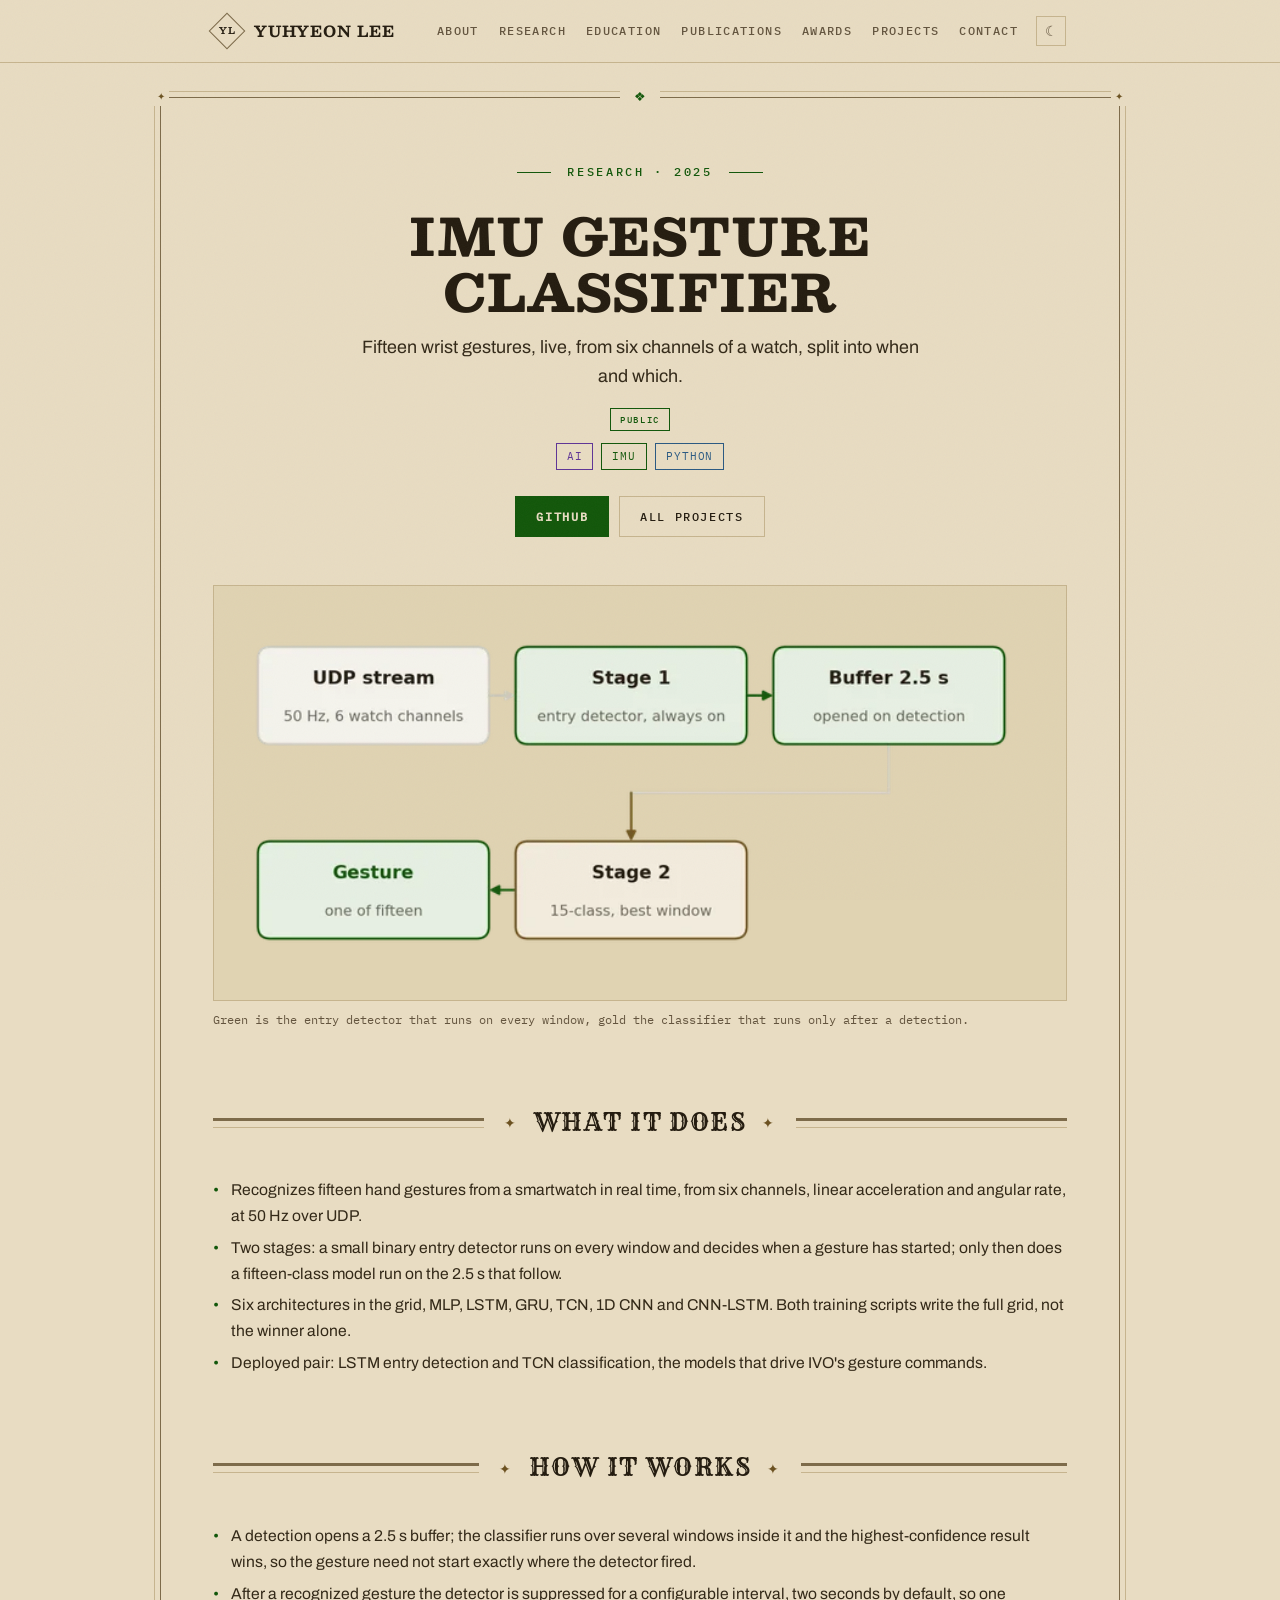
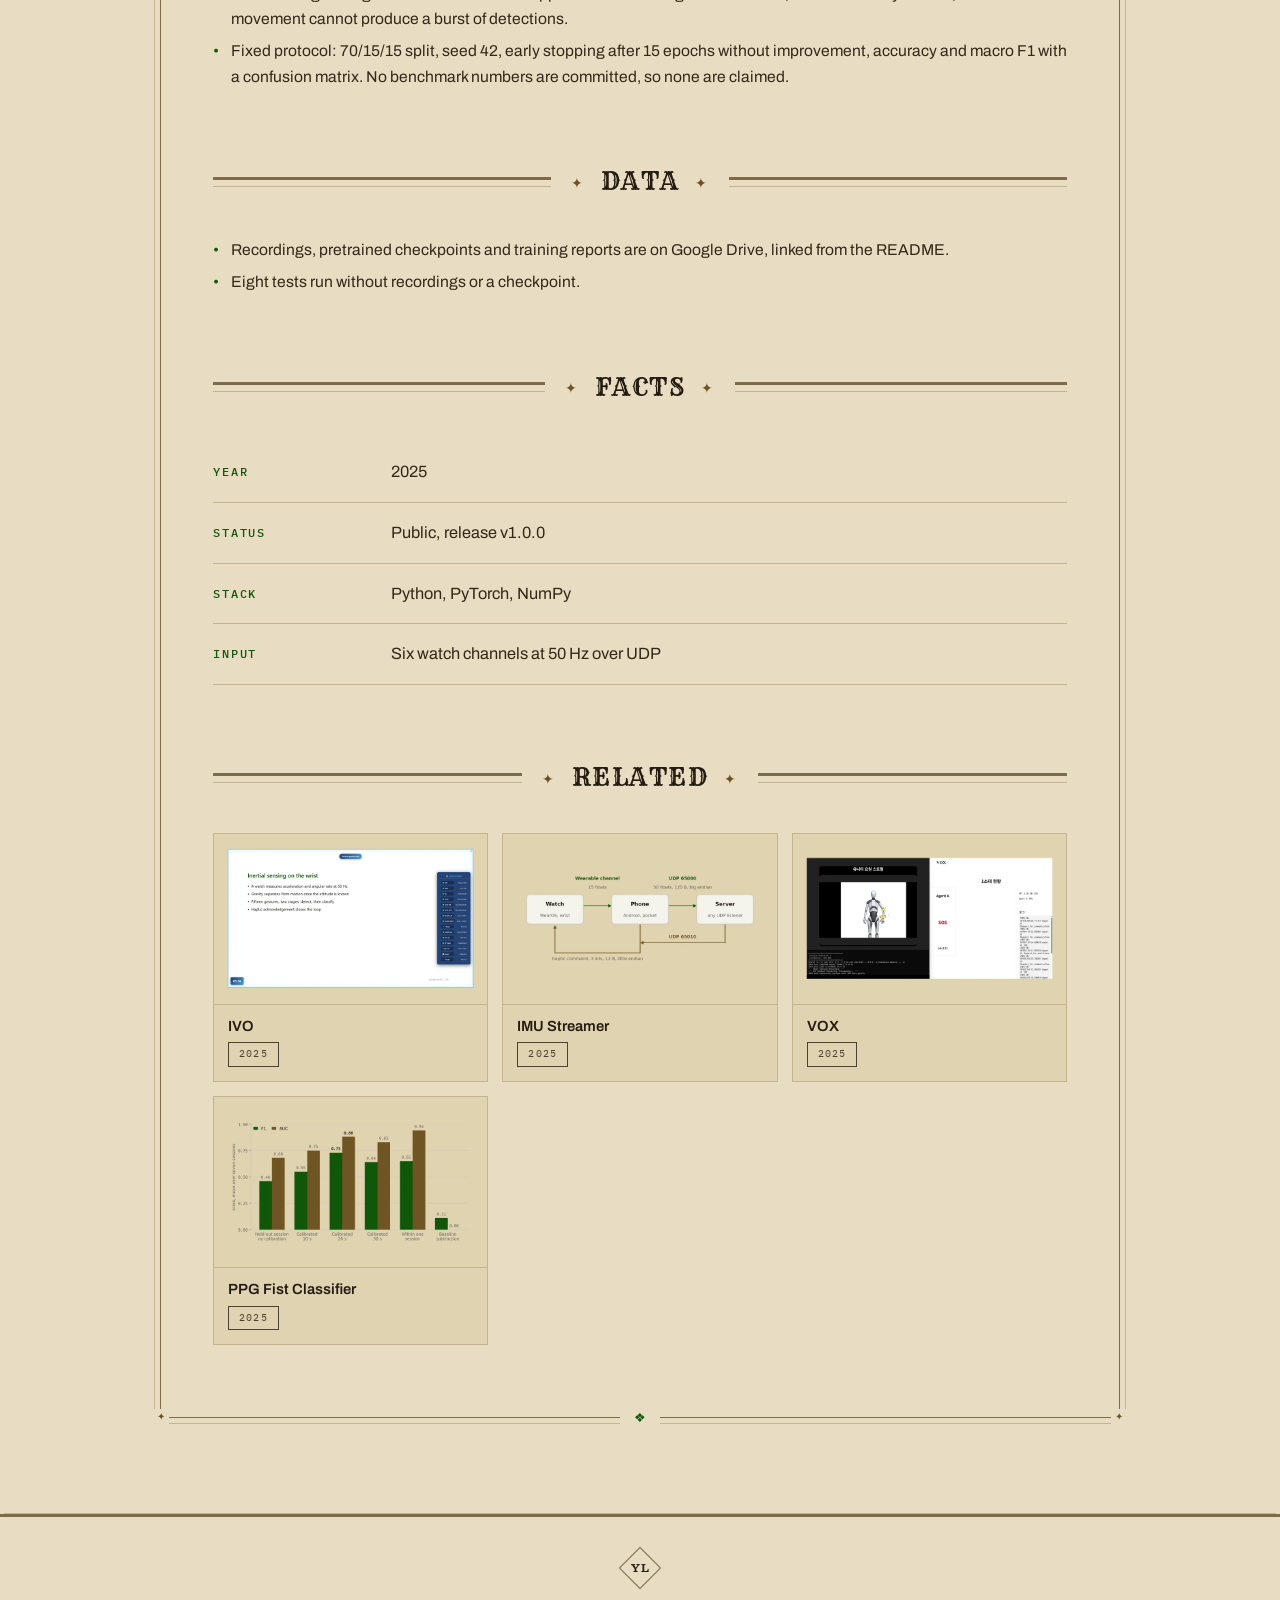
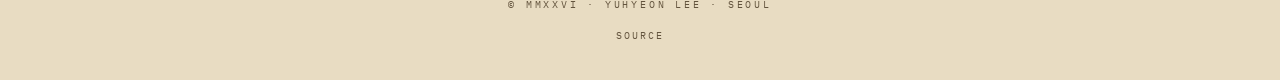
<file: projects/imu-gesture-classifier/index.html>
<!DOCTYPE html>
<html lang="en">
<head>
  <meta charset="UTF-8">
  <meta name="viewport" content="width=device-width, initial-scale=1.0">
  <title>IMU Gesture Classifier — Yuhyeon Lee</title>
  <meta name="description" content="Fifteen wrist gestures from a smartwatch&#x27;s accelerometer and gyroscope, live: an entry detector answers when, a classifier answers which.">
  <meta name="author" content="Yuhyeon Lee">
  <meta name="theme-color" content="#0c0d0b">
  <link rel="canonical" href="https://blueion0612.github.io/projects/imu-gesture-classifier/">

  <meta property="og:type" content="article">
  <meta property="og:site_name" content="Yuhyeon Lee">
  <meta property="og:locale" content="en_US">
  <meta property="og:title" content="IMU Gesture Classifier — Yuhyeon Lee">
  <meta property="og:description" content="Fifteen wrist gestures from a smartwatch&#x27;s accelerometer and gyroscope, live: an entry detector answers when, a classifier answers which.">
  <meta property="og:url" content="https://blueion0612.github.io/projects/imu-gesture-classifier/">
  <meta property="og:image" content="https://blueion0612.github.io/assets/projects/og/imu-gesture-classifier.png">
  <meta property="og:image:type" content="image/png">
  <meta property="og:image:width" content="1200">
  <meta property="og:image:height" content="630">
  <meta property="og:image:alt" content="IMU Gesture Classifier — Fifteen wrist gestures from a smartwatch&#x27;s accelerometer and gyroscope, live: an entry detector answers when, a classifier answers which.">
  <meta name="twitter:card" content="summary_large_image">

  <link rel="icon" href="../../assets/favicon.svg" type="image/svg+xml">
  <link rel="icon" href="../../favicon.ico" sizes="16x16 32x32 48x48">
  <link rel="apple-touch-icon" href="../../assets/apple-touch-icon.png">

  <link rel="preload" href="../../assets/fonts/besley-core.woff2" as="font" type="font/woff2" crossorigin>
  <link rel="preload" href="../../assets/fonts/ibmplexmono-400.woff2" as="font" type="font/woff2" crossorigin>
  <link rel="preload" href="../../assets/fonts/archivo-core.woff2" as="font" type="font/woff2" crossorigin>
  <link rel="stylesheet" href="../../assets/style.css?v=28">
  <script>
    try {
      var t = localStorage.getItem('theme');
      if (t === 'day' || (!t && window.matchMedia('(prefers-color-scheme: light)').matches)) {
        document.documentElement.setAttribute('data-theme', 'day');
        document.querySelector('meta[name="theme-color"]').setAttribute('content', '#e8dcc2');
      }
    } catch (e) {}
  </script>
</head>
<body>

<a class="skip-link" href="#top">Skip to content</a>
<div class="grain" aria-hidden="true"></div>

<nav class="nav" aria-label="Primary">
  <div class="nav-inner">
    <a class="nav-brand" href="../../">
      <span class="mark" aria-hidden="true"><span>YL</span></span>
      <span class="nav-name">Yuhyeon Lee</span>
    </a>
    <div class="nav-links">
      <a href="../../#about">About</a>
      <a href="../../#research">Research</a>
      <a href="../../#education">Education</a>
      <a href="../../#publications">Publications</a>
      <a href="../../#awards">Awards</a>
      <a href="../../#projects">Projects</a>
      <a href="../../#contact">Contact</a>
    </div>
    <details class="nav-menu">
      <summary>Menu</summary>
      <div class="nav-menu-panel">
        <a href="../../#about">About</a>
        <a href="../../#research">Research</a>
        <a href="../../#education">Education</a>
        <a href="../../#publications">Publications</a>
        <a href="../../#awards">Awards</a>
        <a href="../../#projects">Projects</a>
        <a href="../../#contact">Contact</a>
      </div>
    </details>
    <button class="theme-toggle" type="button" aria-label="Switch to day mode">&#9728;</button>
  </div>
</nav>

<main id="top" class="project-page">

  <div class="frame-tacks" aria-hidden="true"><span>&#10022;</span><span>&#10022;</span><span>&#10022;</span><span>&#10022;</span></div>

  <header class="project-hero">
    <p class="hero-kicker">Research &middot; 2025</p>
    <h1>IMU Gesture Classifier</h1>
    <p class="project-lede">Fifteen wrist gestures, live, from six channels of a watch, split into when and which.</p>
    <div class="tile-meta project-hero-meta">
      <span class="tag vis-public">Public</span>
    </div>
    <div class="chips project-hero-chips"><span class="chip kw-ai">AI</span><span class="chip chip-mod mod-imu">IMU</span><span class="chip kw-py">Python</span></div>
    <div class="hero-links">
      <a class="btn btn-primary" href="https://github.com/blueion0612/IMU_Gesture_Classifier" target="_blank" rel="noopener">GitHub</a> <a class="btn" href="../../#projects">All projects</a>
    </div>
  </header>

  <figure class="project-figure project-figure-hero"><picture><source media="(prefers-color-scheme: dark)" srcset="../../assets/projects/imu-gesture-classifier-hero-dark-700.webp 700w, ../../assets/projects/imu-gesture-classifier-hero-dark-1000.webp 1000w, ../../assets/projects/imu-gesture-classifier-hero-dark.webp 1263w" sizes="(max-width: 760px) calc(100vw - 66px), (max-width: 992px) calc(100vw - 138px), 854px" data-dark><img src="../../assets/projects/imu-gesture-classifier-hero.webp" srcset="../../assets/projects/imu-gesture-classifier-hero-700.webp 700w, ../../assets/projects/imu-gesture-classifier-hero-1000.webp 1000w, ../../assets/projects/imu-gesture-classifier-hero.webp 1263w" sizes="(max-width: 760px) calc(100vw - 66px), (max-width: 992px) calc(100vw - 138px), 854px" alt="The two-stage pipeline: an entry detector on every window, then a fifteen-class classifier on the 2.5 seconds that follow a detection" width="1263" height="613" fetchpriority="high" decoding="async"></picture><figcaption>Green is the entry detector that runs on every window, gold the classifier that runs only after a detection.</figcaption></figure>

  <section class="detail">
    <div class="section-head"><h2>What it does</h2></div>
    <ul class="project-points">
        <li>Recognizes fifteen hand gestures from a smartwatch in real time, from six channels, linear acceleration and angular rate, at 50 Hz over UDP.</li>
        <li>Two stages: a small binary entry detector runs on every window and decides when a gesture has started; only then does a fifteen-class model run on the 2.5 s that follow.</li>
        <li>Six architectures in the grid, MLP, LSTM, GRU, TCN, 1D CNN and CNN-LSTM. Both training scripts write the full grid, not the winner alone.</li>
        <li>Deployed pair: LSTM entry detection and TCN classification, the models that drive IVO&#x27;s gesture commands.</li>
    </ul>
  </section>

  <section class="detail">
    <div class="section-head"><h2>How it works</h2></div>
    <ul class="project-points">
        <li>A detection opens a 2.5 s buffer; the classifier runs over several windows inside it and the highest-confidence result wins, so the gesture need not start exactly where the detector fired.</li>
        <li>After a recognized gesture the detector is suppressed for a configurable interval, two seconds by default, so one movement cannot produce a burst of detections.</li>
        <li>Fixed protocol: 70/15/15 split, seed 42, early stopping after 15 epochs without improvement, accuracy and macro F1 with a confusion matrix. No benchmark numbers are committed, so none are claimed.</li>
    </ul>
  </section>

  <section class="detail">
    <div class="section-head"><h2>Data</h2></div>
    <ul class="project-points">
        <li>Recordings, pretrained checkpoints and training reports are on Google Drive, linked from the README.</li>
        <li>Eight tests run without recordings or a checkpoint.</li>
    </ul>
  </section>

  <section class="detail">
    <div class="section-head"><h2>Facts</h2></div>
    <dl class="facts">
      <div class="fact"><dt>Year</dt><dd>2025</dd></div>
      <div class="fact"><dt>Status</dt><dd>Public, release v1.0.0</dd></div>
      <div class="fact"><dt>Stack</dt><dd>Python, PyTorch, NumPy</dd></div>
      <div class="fact"><dt>Input</dt><dd>Six watch channels at 50 Hz over UDP</dd></div>
    </dl>
  </section>



  <section class="detail">
    <div class="section-head"><h2>Related</h2></div>
    <ul class="tiles tiles-small">
      <li><a class="tile tile-small" href="../../projects/ivo/"><picture><source media="(prefers-color-scheme: dark)" srcset="../../assets/projects/ivo.webp" data-dark><img src="../../assets/projects/ivo-day.webp" class="tile-thumb" width="800" height="500" loading="lazy" decoding="async" alt=""></picture><div class="tile-body"><h3 class="tile-title">IVO</h3><div class="tile-meta"><span class="project-year">2025</span></div></div></a></li>
      <li><a class="tile tile-small" href="../../projects/imu-streamer/"><picture><source media="(prefers-color-scheme: dark)" srcset="../../assets/projects/imu-streamer.webp" data-dark><img src="../../assets/projects/imu-streamer-day.webp" class="tile-thumb" width="800" height="500" loading="lazy" decoding="async" alt=""></picture><div class="tile-body"><h3 class="tile-title">IMU Streamer</h3><div class="tile-meta"><span class="project-year">2025</span></div></div></a></li>
      <li><a class="tile tile-small" href="../../projects/vox/"><picture><source media="(prefers-color-scheme: dark)" srcset="../../assets/projects/vox.webp" data-dark><img src="../../assets/projects/vox-day.webp" class="tile-thumb" width="800" height="500" loading="lazy" decoding="async" alt=""></picture><div class="tile-body"><h3 class="tile-title">VOX</h3><div class="tile-meta"><span class="project-year">2025</span></div></div></a></li>
      <li><a class="tile tile-small" href="../../projects/ppg-fist-classifier/"><picture><source media="(prefers-color-scheme: dark)" srcset="../../assets/projects/ppg-fist-classifier.webp" data-dark><img src="../../assets/projects/ppg-fist-classifier-day.webp" class="tile-thumb" width="800" height="500" loading="lazy" decoding="async" alt=""></picture><div class="tile-body"><h3 class="tile-title">PPG Fist Classifier</h3><div class="tile-meta"><span class="project-year">2025</span></div></div></a></li>
    </ul>
  </section>

</main>

<footer>
  <div class="footer-inner">
    <span class="mark mark-footer" aria-hidden="true"><span>YL</span></span>
    <span class="footer-line">&copy; MMXXVI &middot; Yuhyeon Lee &middot; Seoul</span>
    <a class="footer-src" href="https://github.com/blueion0612/blueion0612.github.io" target="_blank" rel="noopener">Source</a>
  </div>
</footer>

<script src="../../assets/site.js" defer></script>

</body>
</html>
</file>
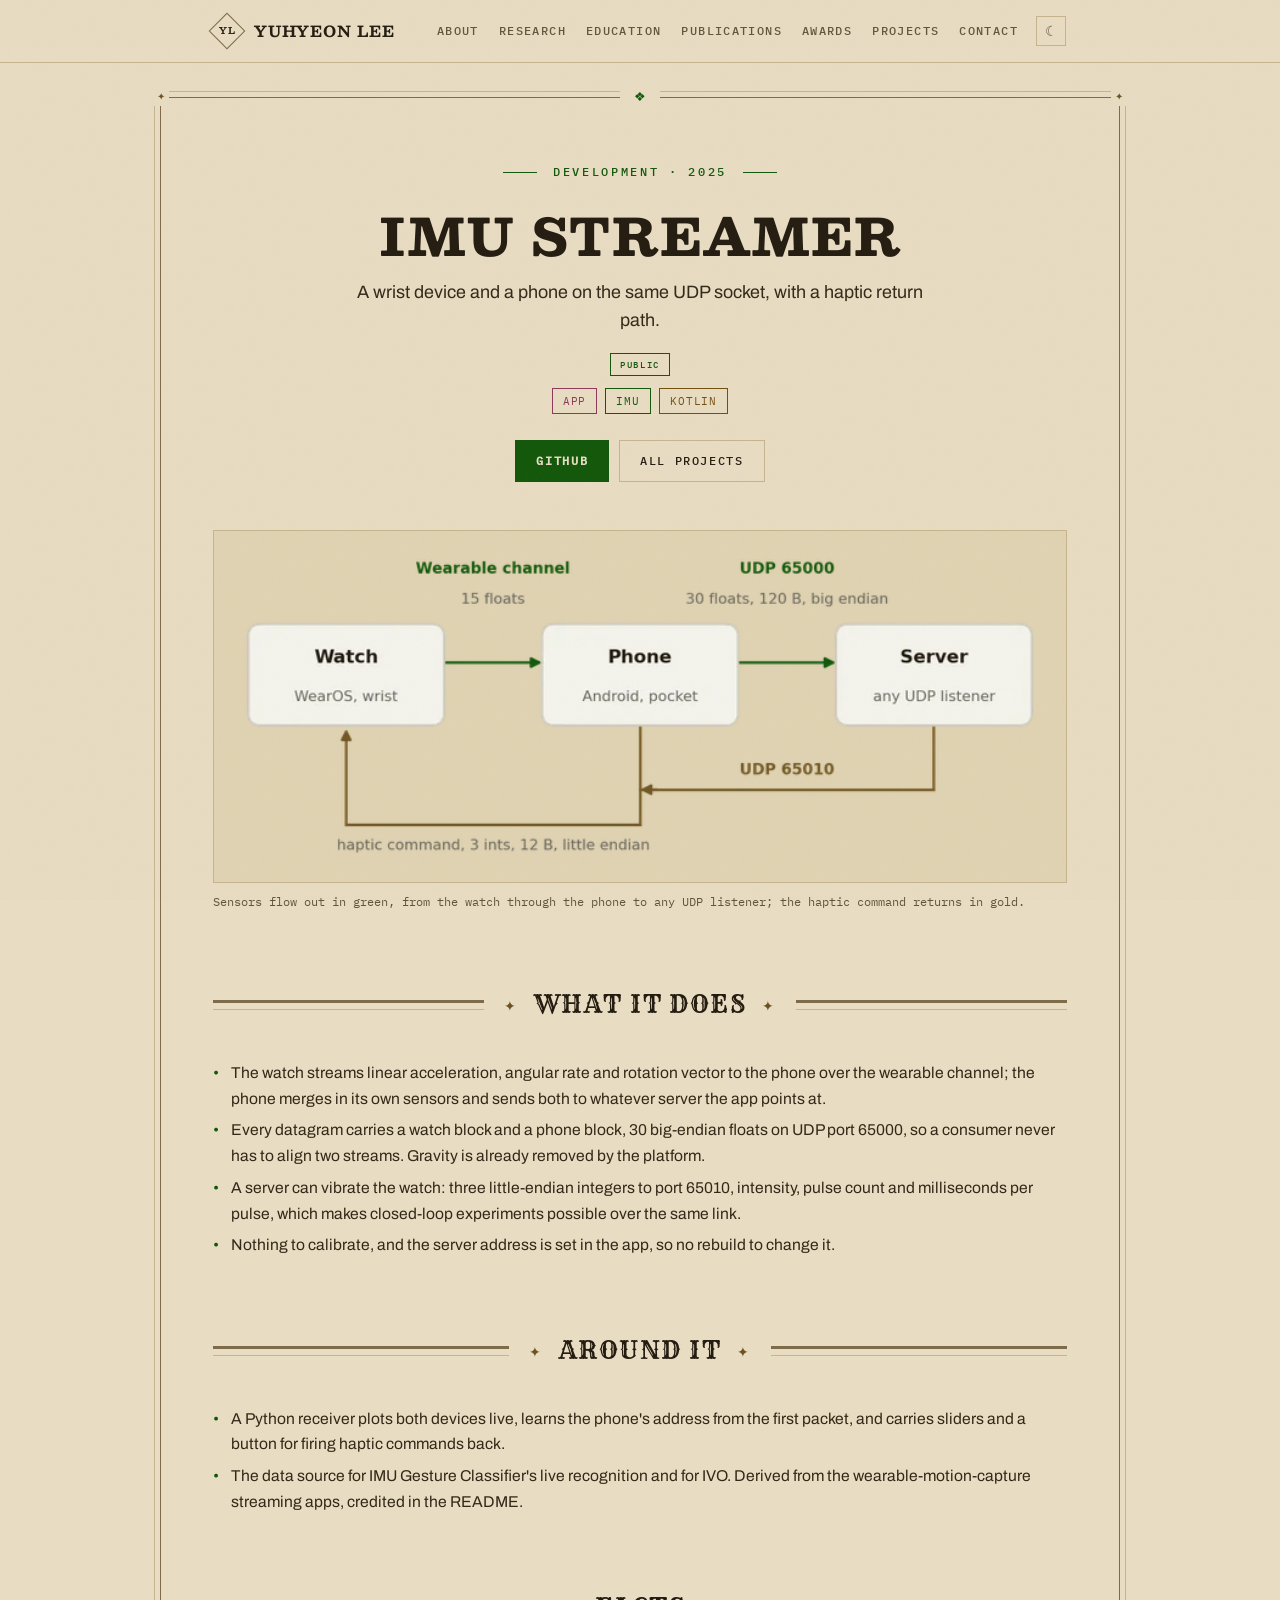
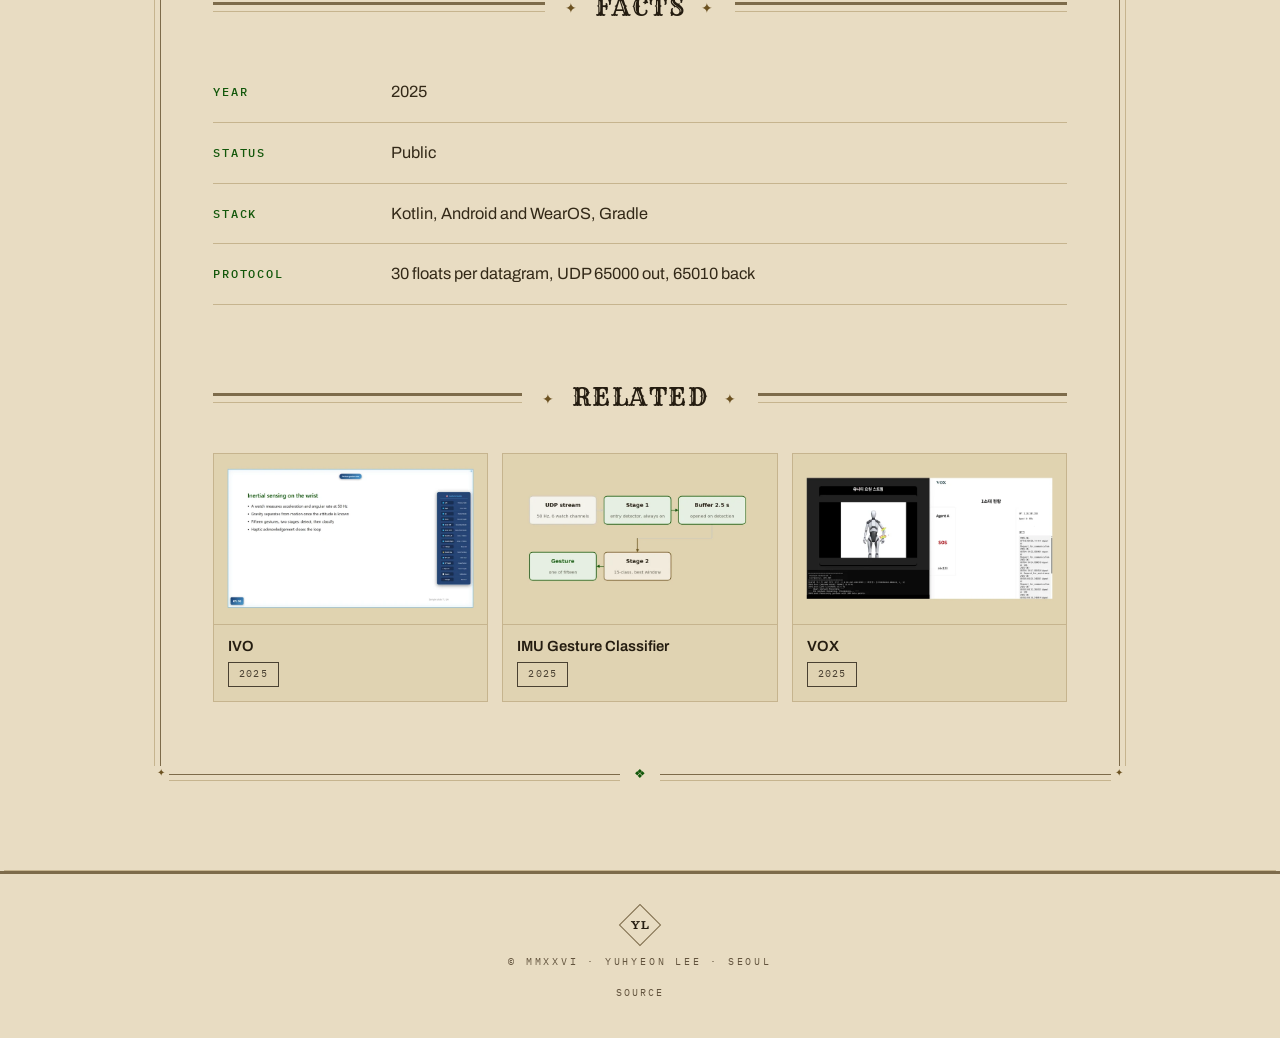
<file: projects/imu-streamer/index.html>
<!DOCTYPE html>
<html lang="en">
<head>
  <meta charset="UTF-8">
  <meta name="viewport" content="width=device-width, initial-scale=1.0">
  <title>IMU Streamer — Yuhyeon Lee</title>
  <meta name="description" content="A WearOS watch and an Android phone on one UDP socket, both devices in every packet, with a haptic command path back to the wrist.">
  <meta name="author" content="Yuhyeon Lee">
  <meta name="theme-color" content="#0c0d0b">
  <link rel="canonical" href="https://blueion0612.github.io/projects/imu-streamer/">

  <meta property="og:type" content="article">
  <meta property="og:site_name" content="Yuhyeon Lee">
  <meta property="og:locale" content="en_US">
  <meta property="og:title" content="IMU Streamer — Yuhyeon Lee">
  <meta property="og:description" content="A WearOS watch and an Android phone on one UDP socket, both devices in every packet, with a haptic command path back to the wrist.">
  <meta property="og:url" content="https://blueion0612.github.io/projects/imu-streamer/">
  <meta property="og:image" content="https://blueion0612.github.io/assets/projects/og/imu-streamer.png">
  <meta property="og:image:type" content="image/png">
  <meta property="og:image:width" content="1200">
  <meta property="og:image:height" content="630">
  <meta property="og:image:alt" content="IMU Streamer — A WearOS watch and an Android phone on one UDP socket, both devices in every packet, with a haptic command path back to the wrist.">
  <meta name="twitter:card" content="summary_large_image">

  <link rel="icon" href="../../assets/favicon.svg" type="image/svg+xml">
  <link rel="icon" href="../../favicon.ico" sizes="16x16 32x32 48x48">
  <link rel="apple-touch-icon" href="../../assets/apple-touch-icon.png">

  <link rel="preload" href="../../assets/fonts/besley-core.woff2" as="font" type="font/woff2" crossorigin>
  <link rel="preload" href="../../assets/fonts/ibmplexmono-400.woff2" as="font" type="font/woff2" crossorigin>
  <link rel="preload" href="../../assets/fonts/archivo-core.woff2" as="font" type="font/woff2" crossorigin>
  <link rel="stylesheet" href="../../assets/style.css?v=28">
  <script>
    try {
      var t = localStorage.getItem('theme');
      if (t === 'day' || (!t && window.matchMedia('(prefers-color-scheme: light)').matches)) {
        document.documentElement.setAttribute('data-theme', 'day');
        document.querySelector('meta[name="theme-color"]').setAttribute('content', '#e8dcc2');
      }
    } catch (e) {}
  </script>
</head>
<body>

<a class="skip-link" href="#top">Skip to content</a>
<div class="grain" aria-hidden="true"></div>

<nav class="nav" aria-label="Primary">
  <div class="nav-inner">
    <a class="nav-brand" href="../../">
      <span class="mark" aria-hidden="true"><span>YL</span></span>
      <span class="nav-name">Yuhyeon Lee</span>
    </a>
    <div class="nav-links">
      <a href="../../#about">About</a>
      <a href="../../#research">Research</a>
      <a href="../../#education">Education</a>
      <a href="../../#publications">Publications</a>
      <a href="../../#awards">Awards</a>
      <a href="../../#projects">Projects</a>
      <a href="../../#contact">Contact</a>
    </div>
    <details class="nav-menu">
      <summary>Menu</summary>
      <div class="nav-menu-panel">
        <a href="../../#about">About</a>
        <a href="../../#research">Research</a>
        <a href="../../#education">Education</a>
        <a href="../../#publications">Publications</a>
        <a href="../../#awards">Awards</a>
        <a href="../../#projects">Projects</a>
        <a href="../../#contact">Contact</a>
      </div>
    </details>
    <button class="theme-toggle" type="button" aria-label="Switch to day mode">&#9728;</button>
  </div>
</nav>

<main id="top" class="project-page">

  <div class="frame-tacks" aria-hidden="true"><span>&#10022;</span><span>&#10022;</span><span>&#10022;</span><span>&#10022;</span></div>

  <header class="project-hero">
    <p class="hero-kicker">Development &middot; 2025</p>
    <h1>IMU Streamer</h1>
    <p class="project-lede">A wrist device and a phone on the same UDP socket, with a haptic return path.</p>
    <div class="tile-meta project-hero-meta">
      <span class="tag vis-public">Public</span>
    </div>
    <div class="chips project-hero-chips"><span class="chip kw-app">App</span><span class="chip chip-mod mod-imu">IMU</span><span class="chip kw-kt">Kotlin</span></div>
    <div class="hero-links">
      <a class="btn btn-primary" href="https://github.com/blueion0612/IMU_Streamer" target="_blank" rel="noopener">GitHub</a> <a class="btn" href="../../#projects">All projects</a>
    </div>
  </header>

  <figure class="project-figure project-figure-hero"><picture><source media="(prefers-color-scheme: dark)" srcset="../../assets/projects/imu-streamer-hero-dark-700.webp 700w, ../../assets/projects/imu-streamer-hero-dark-1000.webp 1000w, ../../assets/projects/imu-streamer-hero-dark.webp 1263w" sizes="(max-width: 760px) calc(100vw - 66px), (max-width: 992px) calc(100vw - 138px), 854px" data-dark><img src="../../assets/projects/imu-streamer-hero.webp" srcset="../../assets/projects/imu-streamer-hero-700.webp 700w, ../../assets/projects/imu-streamer-hero-1000.webp 1000w, ../../assets/projects/imu-streamer-hero.webp 1263w" sizes="(max-width: 760px) calc(100vw - 66px), (max-width: 992px) calc(100vw - 138px), 854px" alt="Sensors flow from the watch through the phone to a UDP listener, and a haptic command returns through the phone to the wrist" width="1263" height="522" fetchpriority="high" decoding="async"></picture><figcaption>Sensors flow out in green, from the watch through the phone to any UDP listener; the haptic command returns in gold.</figcaption></figure>

  <section class="detail">
    <div class="section-head"><h2>What it does</h2></div>
    <ul class="project-points">
        <li>The watch streams linear acceleration, angular rate and rotation vector to the phone over the wearable channel; the phone merges in its own sensors and sends both to whatever server the app points at.</li>
        <li>Every datagram carries a watch block and a phone block, 30 big-endian floats on UDP port 65000, so a consumer never has to align two streams. Gravity is already removed by the platform.</li>
        <li>A server can vibrate the watch: three little-endian integers to port 65010, intensity, pulse count and milliseconds per pulse, which makes closed-loop experiments possible over the same link.</li>
        <li>Nothing to calibrate, and the server address is set in the app, so no rebuild to change it.</li>
    </ul>
  </section>

  <section class="detail">
    <div class="section-head"><h2>Around it</h2></div>
    <ul class="project-points">
        <li>A Python receiver plots both devices live, learns the phone&#x27;s address from the first packet, and carries sliders and a button for firing haptic commands back.</li>
        <li>The data source for IMU Gesture Classifier&#x27;s live recognition and for IVO. Derived from the wearable-motion-capture streaming apps, credited in the README.</li>
    </ul>
  </section>

  <section class="detail">
    <div class="section-head"><h2>Facts</h2></div>
    <dl class="facts">
      <div class="fact"><dt>Year</dt><dd>2025</dd></div>
      <div class="fact"><dt>Status</dt><dd>Public</dd></div>
      <div class="fact"><dt>Stack</dt><dd>Kotlin, Android and WearOS, Gradle</dd></div>
      <div class="fact"><dt>Protocol</dt><dd>30 floats per datagram, UDP 65000 out, 65010 back</dd></div>
    </dl>
  </section>



  <section class="detail">
    <div class="section-head"><h2>Related</h2></div>
    <ul class="tiles tiles-small">
      <li><a class="tile tile-small" href="../../projects/ivo/"><picture><source media="(prefers-color-scheme: dark)" srcset="../../assets/projects/ivo.webp" data-dark><img src="../../assets/projects/ivo-day.webp" class="tile-thumb" width="800" height="500" loading="lazy" decoding="async" alt=""></picture><div class="tile-body"><h3 class="tile-title">IVO</h3><div class="tile-meta"><span class="project-year">2025</span></div></div></a></li>
      <li><a class="tile tile-small" href="../../projects/imu-gesture-classifier/"><picture><source media="(prefers-color-scheme: dark)" srcset="../../assets/projects/imu-gesture-classifier.webp" data-dark><img src="../../assets/projects/imu-gesture-classifier-day.webp" class="tile-thumb" width="800" height="500" loading="lazy" decoding="async" alt=""></picture><div class="tile-body"><h3 class="tile-title">IMU Gesture Classifier</h3><div class="tile-meta"><span class="project-year">2025</span></div></div></a></li>
      <li><a class="tile tile-small" href="../../projects/vox/"><picture><source media="(prefers-color-scheme: dark)" srcset="../../assets/projects/vox.webp" data-dark><img src="../../assets/projects/vox-day.webp" class="tile-thumb" width="800" height="500" loading="lazy" decoding="async" alt=""></picture><div class="tile-body"><h3 class="tile-title">VOX</h3><div class="tile-meta"><span class="project-year">2025</span></div></div></a></li>
    </ul>
  </section>

</main>

<footer>
  <div class="footer-inner">
    <span class="mark mark-footer" aria-hidden="true"><span>YL</span></span>
    <span class="footer-line">&copy; MMXXVI &middot; Yuhyeon Lee &middot; Seoul</span>
    <a class="footer-src" href="https://github.com/blueion0612/blueion0612.github.io" target="_blank" rel="noopener">Source</a>
  </div>
</footer>

<script src="../../assets/site.js" defer></script>

</body>
</html>
</file>
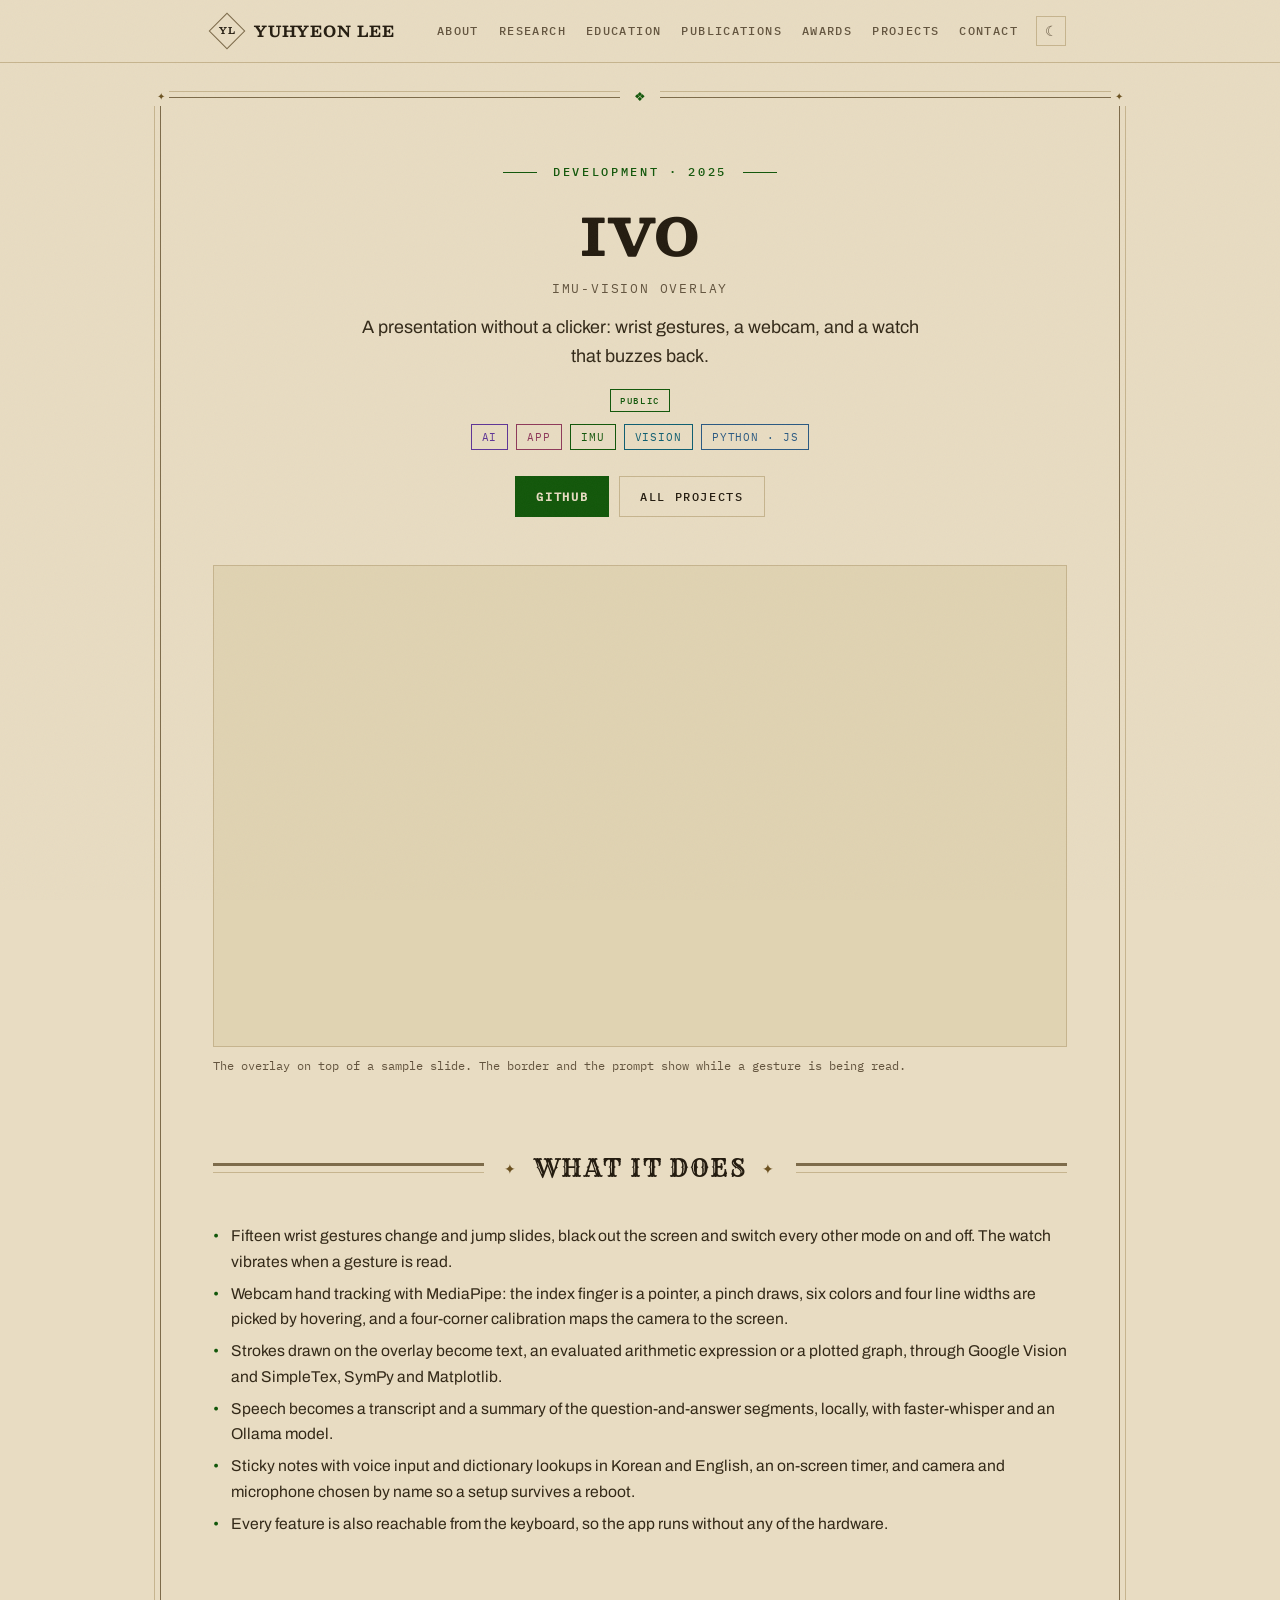
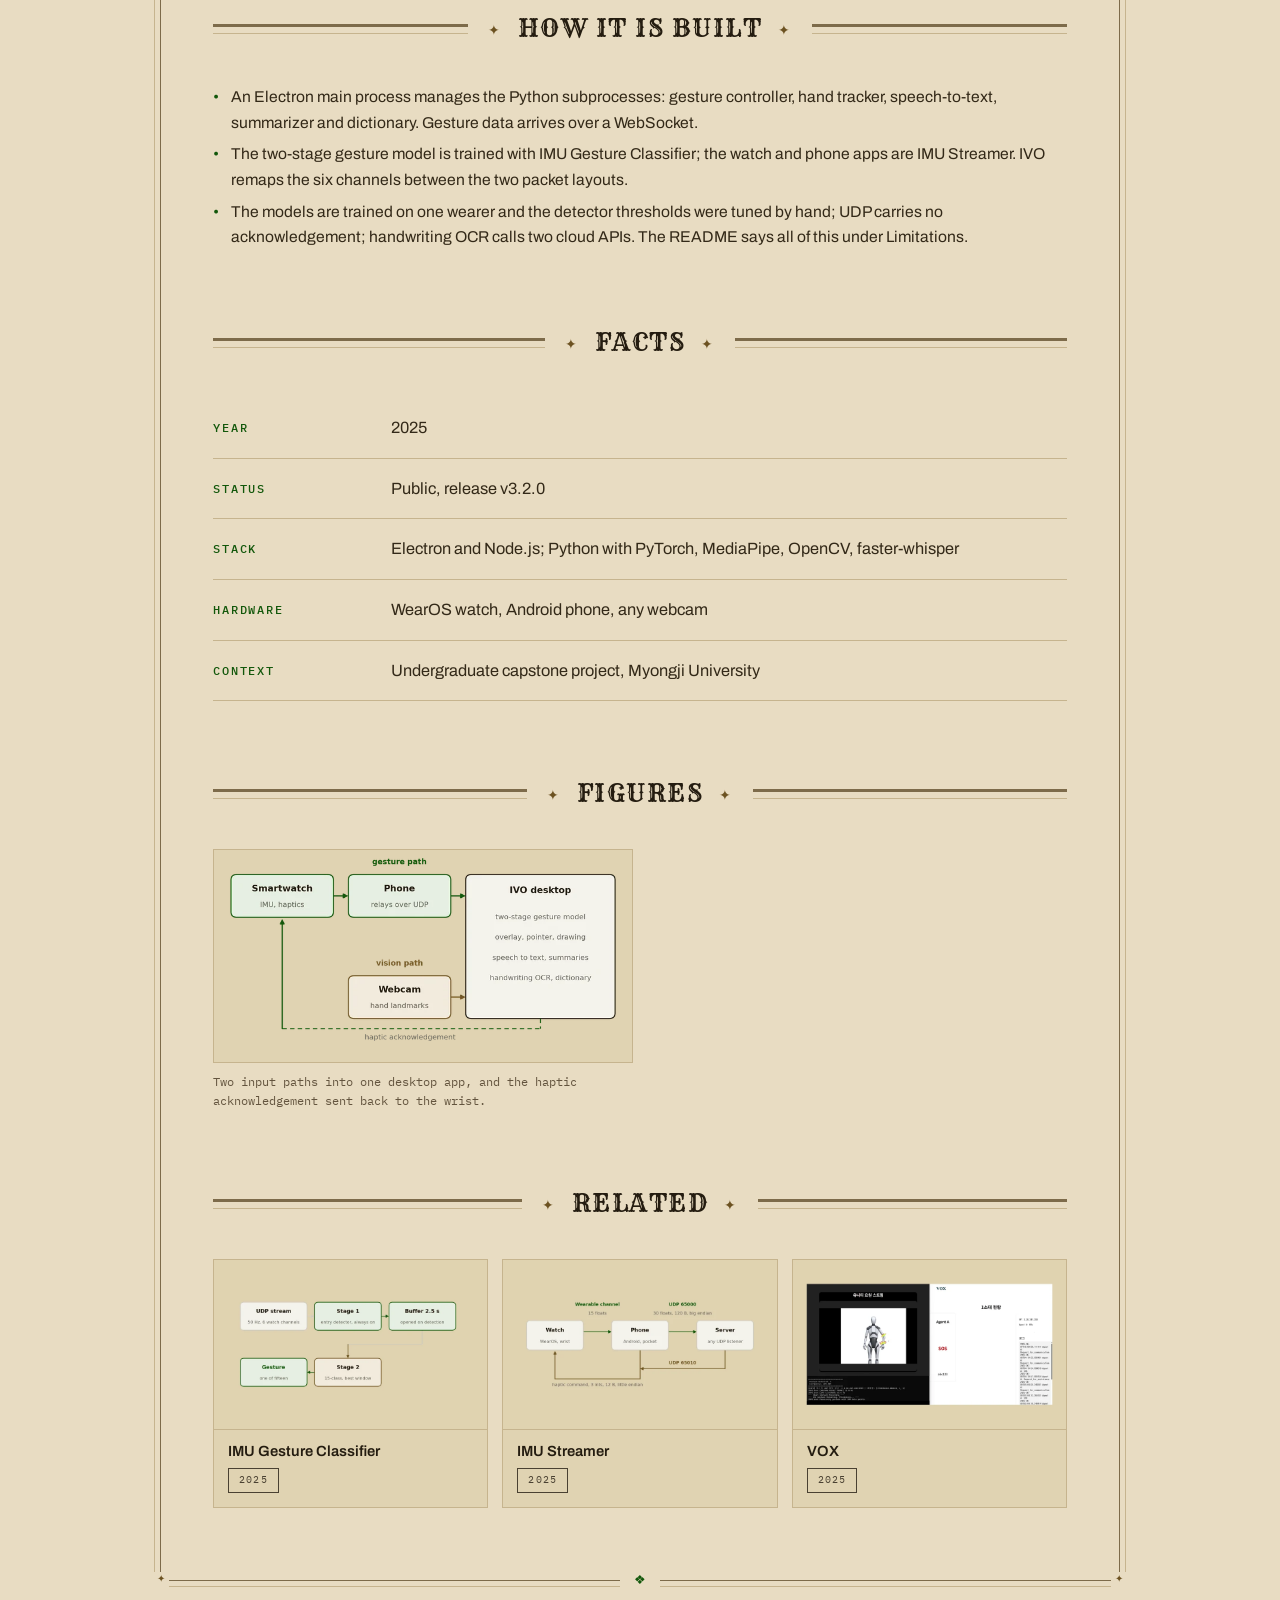
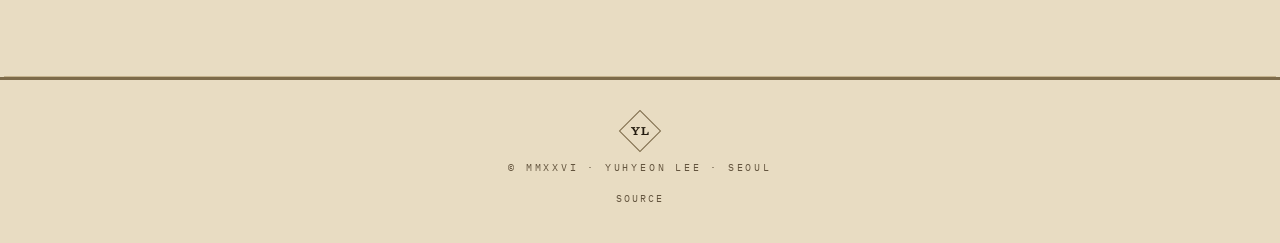
<file: projects/ivo/index.html>
<!DOCTYPE html>
<html lang="en">
<head>
  <meta charset="UTF-8">
  <meta name="viewport" content="width=device-width, initial-scale=1.0">
  <title>IVO — Yuhyeon Lee</title>
  <meta name="description" content="A presentation driven by wrist gestures and a webcam, with haptic acknowledgement on the wrist, local speech-to-text and handwriting OCR.">
  <meta name="author" content="Yuhyeon Lee">
  <meta name="theme-color" content="#0c0d0b">
  <link rel="canonical" href="https://blueion0612.github.io/projects/ivo/">

  <meta property="og:type" content="article">
  <meta property="og:site_name" content="Yuhyeon Lee">
  <meta property="og:locale" content="en_US">
  <meta property="og:title" content="IVO — Yuhyeon Lee">
  <meta property="og:description" content="A presentation driven by wrist gestures and a webcam, with haptic acknowledgement on the wrist, local speech-to-text and handwriting OCR.">
  <meta property="og:url" content="https://blueion0612.github.io/projects/ivo/">
  <meta property="og:image" content="https://blueion0612.github.io/assets/projects/og/ivo.png">
  <meta property="og:image:type" content="image/png">
  <meta property="og:image:width" content="1200">
  <meta property="og:image:height" content="630">
  <meta property="og:image:alt" content="IVO — A presentation driven by wrist gestures and a webcam, with haptic acknowledgement on the wrist, local speech-to-text and handwriting OCR.">
  <meta name="twitter:card" content="summary_large_image">

  <link rel="icon" href="../../assets/favicon.svg" type="image/svg+xml">
  <link rel="icon" href="../../favicon.ico" sizes="16x16 32x32 48x48">
  <link rel="apple-touch-icon" href="../../assets/apple-touch-icon.png">

  <link rel="preload" href="../../assets/fonts/besley-core.woff2" as="font" type="font/woff2" crossorigin>
  <link rel="preload" href="../../assets/fonts/ibmplexmono-400.woff2" as="font" type="font/woff2" crossorigin>
  <link rel="preload" href="../../assets/fonts/archivo-core.woff2" as="font" type="font/woff2" crossorigin>
  <link rel="stylesheet" href="../../assets/style.css?v=28">
  <script>
    try {
      var t = localStorage.getItem('theme');
      if (t === 'day' || (!t && window.matchMedia('(prefers-color-scheme: light)').matches)) {
        document.documentElement.setAttribute('data-theme', 'day');
        document.querySelector('meta[name="theme-color"]').setAttribute('content', '#e8dcc2');
      }
    } catch (e) {}
  </script>
</head>
<body>

<a class="skip-link" href="#top">Skip to content</a>
<div class="grain" aria-hidden="true"></div>

<nav class="nav" aria-label="Primary">
  <div class="nav-inner">
    <a class="nav-brand" href="../../">
      <span class="mark" aria-hidden="true"><span>YL</span></span>
      <span class="nav-name">Yuhyeon Lee</span>
    </a>
    <div class="nav-links">
      <a href="../../#about">About</a>
      <a href="../../#research">Research</a>
      <a href="../../#education">Education</a>
      <a href="../../#publications">Publications</a>
      <a href="../../#awards">Awards</a>
      <a href="../../#projects">Projects</a>
      <a href="../../#contact">Contact</a>
    </div>
    <details class="nav-menu">
      <summary>Menu</summary>
      <div class="nav-menu-panel">
        <a href="../../#about">About</a>
        <a href="../../#research">Research</a>
        <a href="../../#education">Education</a>
        <a href="../../#publications">Publications</a>
        <a href="../../#awards">Awards</a>
        <a href="../../#projects">Projects</a>
        <a href="../../#contact">Contact</a>
      </div>
    </details>
    <button class="theme-toggle" type="button" aria-label="Switch to day mode">&#9728;</button>
  </div>
</nav>

<main id="top" class="project-page">

  <div class="frame-tacks" aria-hidden="true"><span>&#10022;</span><span>&#10022;</span><span>&#10022;</span><span>&#10022;</span></div>

  <header class="project-hero">
    <p class="hero-kicker">Development &middot; 2025</p>
    <h1>IVO</h1>
    <p class="project-subtitle">IMU-Vision Overlay</p>
    <p class="project-lede">A presentation without a clicker: wrist gestures, a webcam, and a watch that buzzes back.</p>
    <div class="tile-meta project-hero-meta">
      <span class="tag vis-public">Public</span>
    </div>
    <div class="chips project-hero-chips"><span class="chip kw-ai">AI</span><span class="chip kw-app">App</span><span class="chip chip-mod mod-imu">IMU</span><span class="chip chip-mod mod-vis">Vision</span><span class="chip kw-py">Python · JS</span></div>
    <div class="hero-links">
      <a class="btn btn-primary" href="https://github.com/blueion0612/IVO" target="_blank" rel="noopener">GitHub</a> <a class="btn" href="../../#projects">All projects</a>
    </div>
  </header>

  <figure class="project-figure project-figure-hero"><img src="../../assets/projects/ivo-hero.webp" srcset="../../assets/projects/ivo-hero-700.webp 700w, ../../assets/projects/ivo-hero-1000.webp 1000w, ../../assets/projects/ivo-hero.webp 1280w" sizes="(max-width: 760px) calc(100vw - 66px), (max-width: 992px) calc(100vw - 138px), 854px" alt="The overlay on top of a slide: a border and a Perform gesture now prompt while a gesture is read, the gesture guide on the right, the timer at the bottom left" width="1280" height="720" fetchpriority="high" decoding="async"><figcaption>The overlay on top of a sample slide. The border and the prompt show while a gesture is being read.</figcaption></figure>

  <section class="detail">
    <div class="section-head"><h2>What it does</h2></div>
    <ul class="project-points">
        <li>Fifteen wrist gestures change and jump slides, black out the screen and switch every other mode on and off. The watch vibrates when a gesture is read.</li>
        <li>Webcam hand tracking with MediaPipe: the index finger is a pointer, a pinch draws, six colors and four line widths are picked by hovering, and a four-corner calibration maps the camera to the screen.</li>
        <li>Strokes drawn on the overlay become text, an evaluated arithmetic expression or a plotted graph, through Google Vision and SimpleTex, SymPy and Matplotlib.</li>
        <li>Speech becomes a transcript and a summary of the question-and-answer segments, locally, with faster-whisper and an Ollama model.</li>
        <li>Sticky notes with voice input and dictionary lookups in Korean and English, an on-screen timer, and camera and microphone chosen by name so a setup survives a reboot.</li>
        <li>Every feature is also reachable from the keyboard, so the app runs without any of the hardware.</li>
    </ul>
  </section>

  <section class="detail">
    <div class="section-head"><h2>How it is built</h2></div>
    <ul class="project-points">
        <li>An Electron main process manages the Python subprocesses: gesture controller, hand tracker, speech-to-text, summarizer and dictionary. Gesture data arrives over a WebSocket.</li>
        <li>The two-stage gesture model is trained with IMU Gesture Classifier; the watch and phone apps are IMU Streamer. IVO remaps the six channels between the two packet layouts.</li>
        <li>The models are trained on one wearer and the detector thresholds were tuned by hand; UDP carries no acknowledgement; handwriting OCR calls two cloud APIs. The README says all of this under Limitations.</li>
    </ul>
  </section>

  <section class="detail">
    <div class="section-head"><h2>Facts</h2></div>
    <dl class="facts">
      <div class="fact"><dt>Year</dt><dd>2025</dd></div>
      <div class="fact"><dt>Status</dt><dd>Public, release v3.2.0</dd></div>
      <div class="fact"><dt>Stack</dt><dd>Electron and Node.js; Python with PyTorch, MediaPipe, OpenCV, faster-whisper</dd></div>
      <div class="fact"><dt>Hardware</dt><dd>WearOS watch, Android phone, any webcam</dd></div>
      <div class="fact"><dt>Context</dt><dd>Undergraduate capstone project, Myongji University</dd></div>
    </dl>
  </section>

  <section class="detail">
    <div class="section-head"><h2>Figures</h2></div>
    <div class="figure-grid">
      <figure class="project-figure"><picture><source media="(prefers-color-scheme: dark)" srcset="../../assets/projects/ivo-system-dark-700.webp 700w, ../../assets/projects/ivo-system-dark-1000.webp 1000w, ../../assets/projects/ivo-system-dark.webp 1263w" sizes="(max-width: 760px) calc(100vw - 66px), (max-width: 992px) calc(50vw - 76px), 420px" data-dark><img src="../../assets/projects/ivo-system.webp" srcset="../../assets/projects/ivo-system-700.webp 700w, ../../assets/projects/ivo-system-1000.webp 1000w, ../../assets/projects/ivo-system.webp 1263w" sizes="(max-width: 760px) calc(100vw - 66px), (max-width: 992px) calc(50vw - 76px), 420px" alt="A smartwatch sends inertial data through a phone to the desktop app, a webcam supplies hand landmarks, and haptic acknowledgement returns to the wrist" width="1263" height="640" loading="lazy" decoding="async"></picture><figcaption>Two input paths into one desktop app, and the haptic acknowledgement sent back to the wrist.</figcaption></figure>
    </div>
  </section>

  <section class="detail">
    <div class="section-head"><h2>Related</h2></div>
    <ul class="tiles tiles-small">
      <li><a class="tile tile-small" href="../../projects/imu-gesture-classifier/"><picture><source media="(prefers-color-scheme: dark)" srcset="../../assets/projects/imu-gesture-classifier.webp" data-dark><img src="../../assets/projects/imu-gesture-classifier-day.webp" class="tile-thumb" width="800" height="500" loading="lazy" decoding="async" alt=""></picture><div class="tile-body"><h3 class="tile-title">IMU Gesture Classifier</h3><div class="tile-meta"><span class="project-year">2025</span></div></div></a></li>
      <li><a class="tile tile-small" href="../../projects/imu-streamer/"><picture><source media="(prefers-color-scheme: dark)" srcset="../../assets/projects/imu-streamer.webp" data-dark><img src="../../assets/projects/imu-streamer-day.webp" class="tile-thumb" width="800" height="500" loading="lazy" decoding="async" alt=""></picture><div class="tile-body"><h3 class="tile-title">IMU Streamer</h3><div class="tile-meta"><span class="project-year">2025</span></div></div></a></li>
      <li><a class="tile tile-small" href="../../projects/vox/"><picture><source media="(prefers-color-scheme: dark)" srcset="../../assets/projects/vox.webp" data-dark><img src="../../assets/projects/vox-day.webp" class="tile-thumb" width="800" height="500" loading="lazy" decoding="async" alt=""></picture><div class="tile-body"><h3 class="tile-title">VOX</h3><div class="tile-meta"><span class="project-year">2025</span></div></div></a></li>
    </ul>
  </section>

</main>

<footer>
  <div class="footer-inner">
    <span class="mark mark-footer" aria-hidden="true"><span>YL</span></span>
    <span class="footer-line">&copy; MMXXVI &middot; Yuhyeon Lee &middot; Seoul</span>
    <a class="footer-src" href="https://github.com/blueion0612/blueion0612.github.io" target="_blank" rel="noopener">Source</a>
  </div>
</footer>

<script src="../../assets/site.js" defer></script>

</body>
</html>
</file>
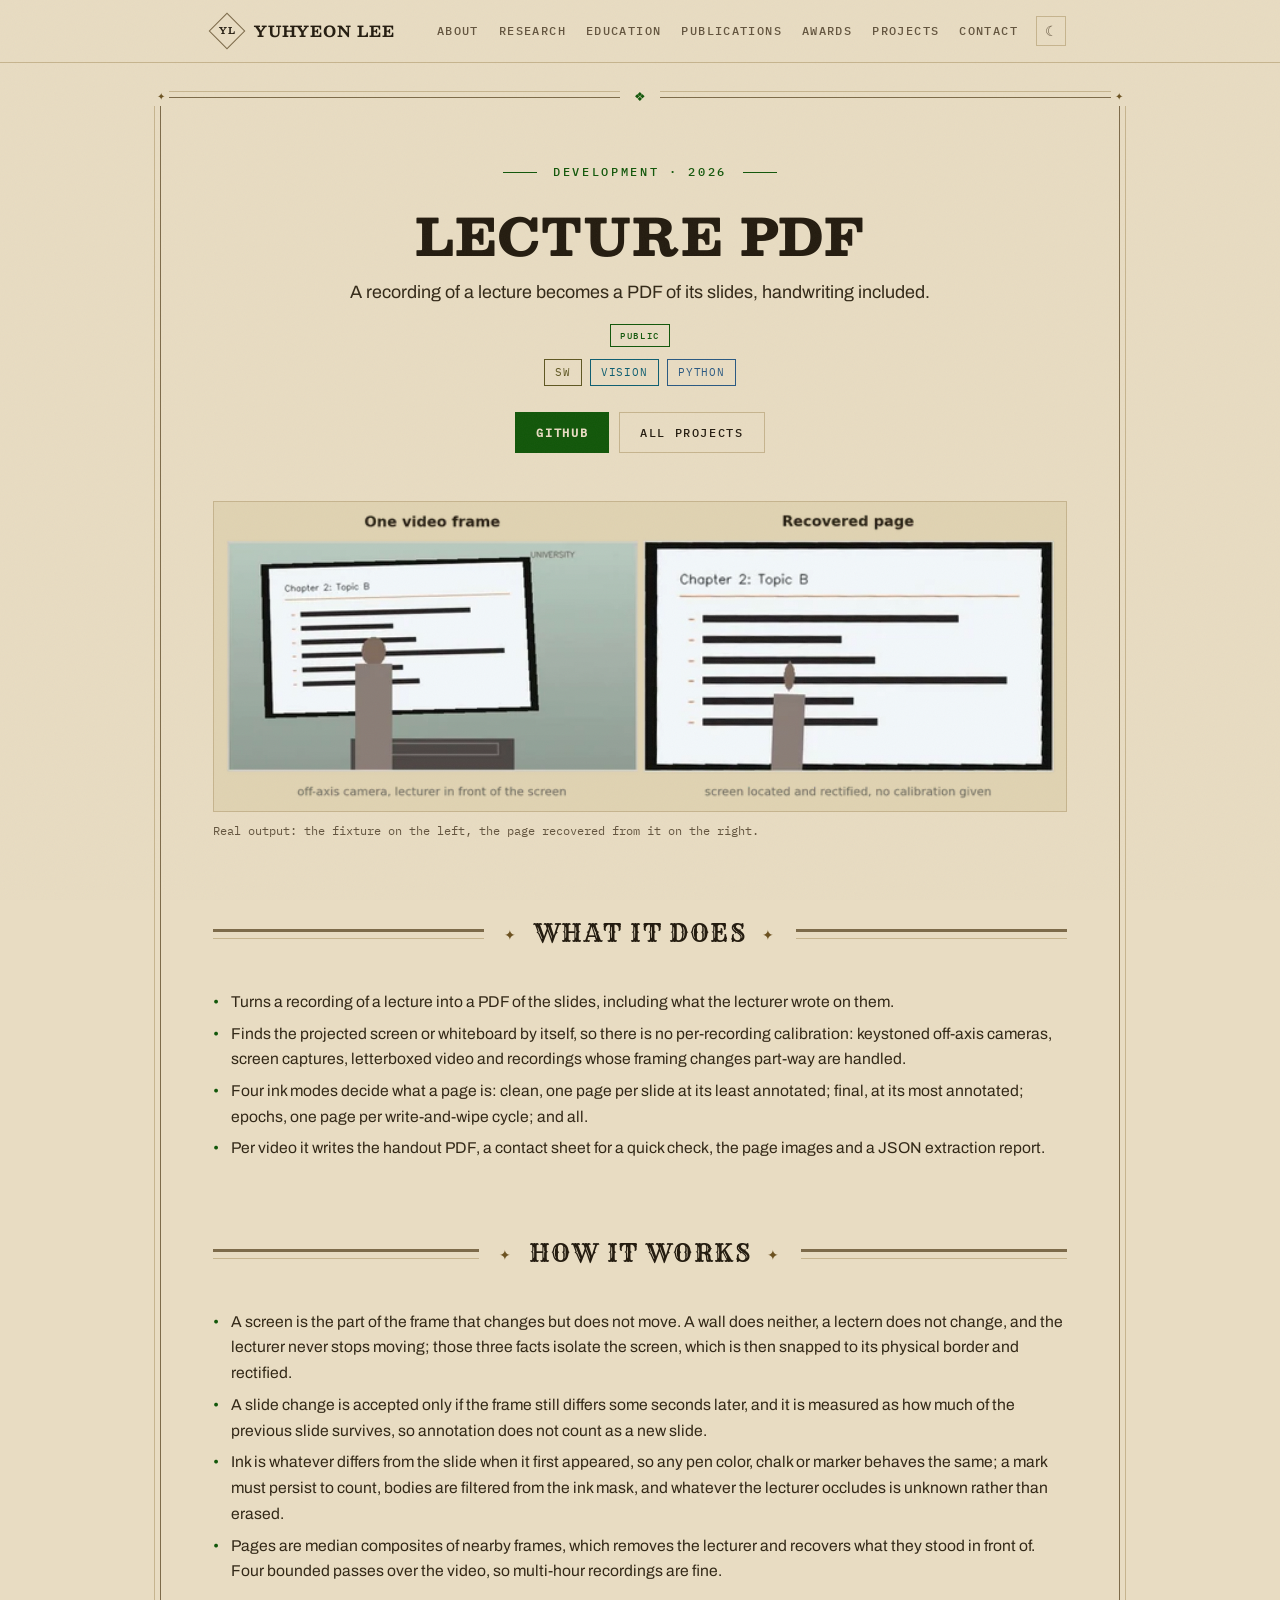
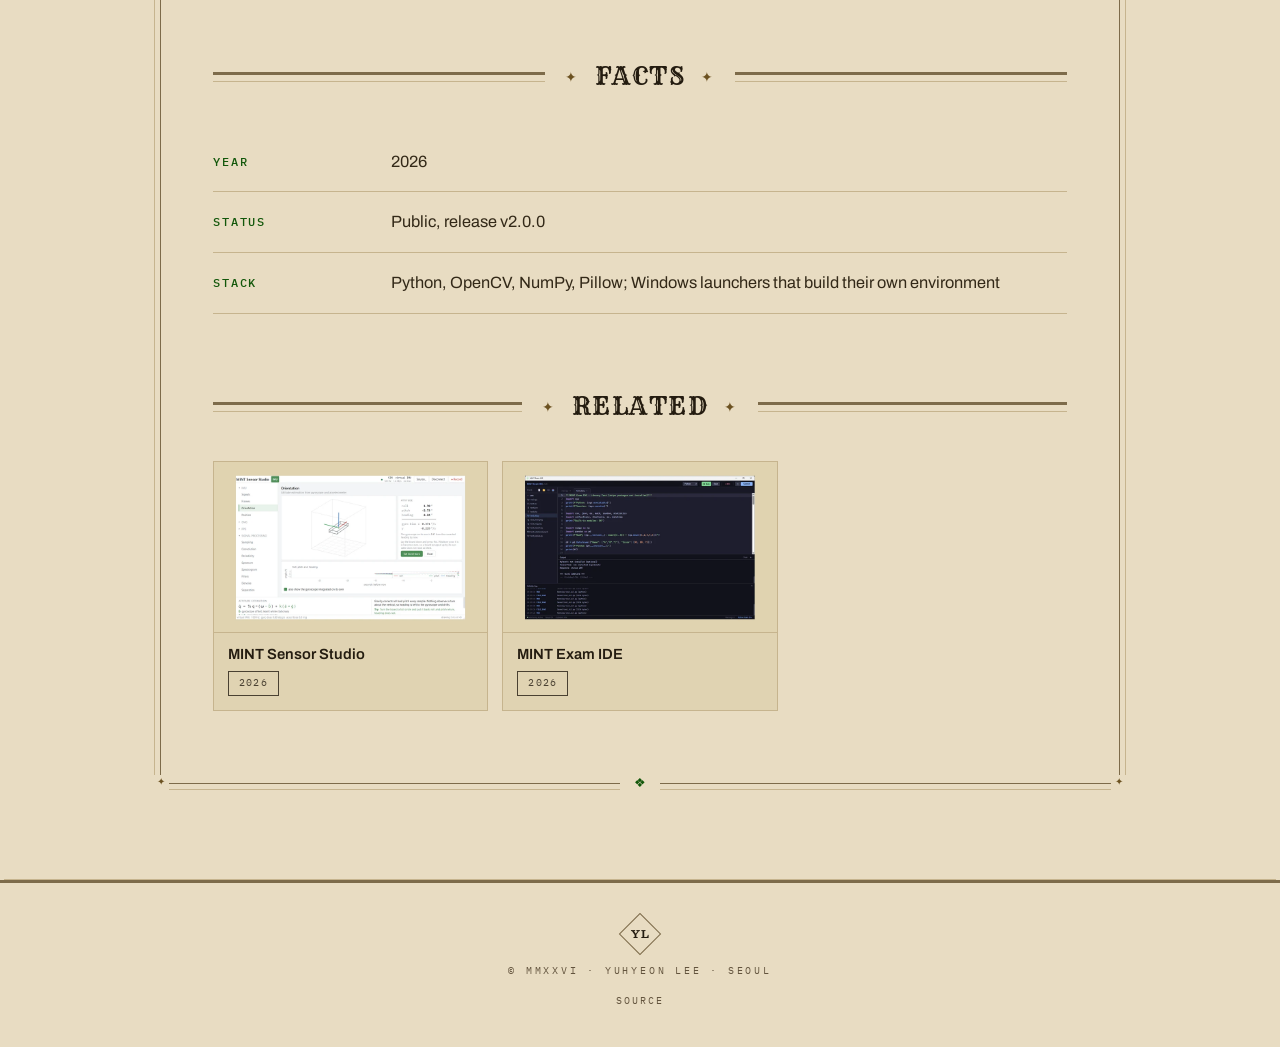
<file: projects/lecture-pdf/index.html>
<!DOCTYPE html>
<html lang="en">
<head>
  <meta charset="UTF-8">
  <meta name="viewport" content="width=device-width, initial-scale=1.0">
  <title>Lecture PDF — Yuhyeon Lee</title>
  <meta name="description" content="A lecture recording in, a slide handout out, with the lecturer&#x27;s handwriting kept and no per-recording calibration.">
  <meta name="author" content="Yuhyeon Lee">
  <meta name="theme-color" content="#0c0d0b">
  <link rel="canonical" href="https://blueion0612.github.io/projects/lecture-pdf/">

  <meta property="og:type" content="article">
  <meta property="og:site_name" content="Yuhyeon Lee">
  <meta property="og:locale" content="en_US">
  <meta property="og:title" content="Lecture PDF — Yuhyeon Lee">
  <meta property="og:description" content="A lecture recording in, a slide handout out, with the lecturer&#x27;s handwriting kept and no per-recording calibration.">
  <meta property="og:url" content="https://blueion0612.github.io/projects/lecture-pdf/">
  <meta property="og:image" content="https://blueion0612.github.io/assets/projects/og/lecture-pdf.png">
  <meta property="og:image:type" content="image/png">
  <meta property="og:image:width" content="1200">
  <meta property="og:image:height" content="630">
  <meta property="og:image:alt" content="Lecture PDF — A lecture recording in, a slide handout out, with the lecturer&#x27;s handwriting kept and no per-recording calibration.">
  <meta name="twitter:card" content="summary_large_image">

  <link rel="icon" href="../../assets/favicon.svg" type="image/svg+xml">
  <link rel="icon" href="../../favicon.ico" sizes="16x16 32x32 48x48">
  <link rel="apple-touch-icon" href="../../assets/apple-touch-icon.png">

  <link rel="preload" href="../../assets/fonts/besley-core.woff2" as="font" type="font/woff2" crossorigin>
  <link rel="preload" href="../../assets/fonts/ibmplexmono-400.woff2" as="font" type="font/woff2" crossorigin>
  <link rel="preload" href="../../assets/fonts/archivo-core.woff2" as="font" type="font/woff2" crossorigin>
  <link rel="stylesheet" href="../../assets/style.css?v=28">
  <script>
    try {
      var t = localStorage.getItem('theme');
      if (t === 'day' || (!t && window.matchMedia('(prefers-color-scheme: light)').matches)) {
        document.documentElement.setAttribute('data-theme', 'day');
        document.querySelector('meta[name="theme-color"]').setAttribute('content', '#e8dcc2');
      }
    } catch (e) {}
  </script>
</head>
<body>

<a class="skip-link" href="#top">Skip to content</a>
<div class="grain" aria-hidden="true"></div>

<nav class="nav" aria-label="Primary">
  <div class="nav-inner">
    <a class="nav-brand" href="../../">
      <span class="mark" aria-hidden="true"><span>YL</span></span>
      <span class="nav-name">Yuhyeon Lee</span>
    </a>
    <div class="nav-links">
      <a href="../../#about">About</a>
      <a href="../../#research">Research</a>
      <a href="../../#education">Education</a>
      <a href="../../#publications">Publications</a>
      <a href="../../#awards">Awards</a>
      <a href="../../#projects">Projects</a>
      <a href="../../#contact">Contact</a>
    </div>
    <details class="nav-menu">
      <summary>Menu</summary>
      <div class="nav-menu-panel">
        <a href="../../#about">About</a>
        <a href="../../#research">Research</a>
        <a href="../../#education">Education</a>
        <a href="../../#publications">Publications</a>
        <a href="../../#awards">Awards</a>
        <a href="../../#projects">Projects</a>
        <a href="../../#contact">Contact</a>
      </div>
    </details>
    <button class="theme-toggle" type="button" aria-label="Switch to day mode">&#9728;</button>
  </div>
</nav>

<main id="top" class="project-page">

  <div class="frame-tacks" aria-hidden="true"><span>&#10022;</span><span>&#10022;</span><span>&#10022;</span><span>&#10022;</span></div>

  <header class="project-hero">
    <p class="hero-kicker">Development &middot; 2026</p>
    <h1>Lecture PDF</h1>
    <p class="project-lede">A recording of a lecture becomes a PDF of its slides, handwriting included.</p>
    <div class="tile-meta project-hero-meta">
      <span class="tag vis-public">Public</span>
    </div>
    <div class="chips project-hero-chips"><span class="chip kw-sw">SW</span><span class="chip chip-mod mod-vis">Vision</span><span class="chip kw-py">Python</span></div>
    <div class="hero-links">
      <a class="btn btn-primary" href="https://github.com/blueion0612/Lecture_PDF" target="_blank" rel="noopener">GitHub</a> <a class="btn" href="../../#projects">All projects</a>
    </div>
  </header>

  <figure class="project-figure project-figure-hero"><picture><source media="(prefers-color-scheme: dark)" srcset="../../assets/projects/lecture-pdf-hero-dark-700.webp 700w, ../../assets/projects/lecture-pdf-hero-dark-1000.webp 1000w, ../../assets/projects/lecture-pdf-hero-dark.webp 1400w" sizes="(max-width: 760px) calc(100vw - 66px), (max-width: 992px) calc(100vw - 138px), 854px" data-dark><img src="../../assets/projects/lecture-pdf-hero.webp" srcset="../../assets/projects/lecture-pdf-hero-700.webp 700w, ../../assets/projects/lecture-pdf-hero-1000.webp 1000w, ../../assets/projects/lecture-pdf-hero.webp 1400w" sizes="(max-width: 760px) calc(100vw - 66px), (max-width: 992px) calc(100vw - 138px), 854px" alt="A lecture frame with the projected screen keystoned on the left, and the rectified slide page the pipeline recovered from it on the right" width="1400" height="509" fetchpriority="high" decoding="async"></picture><figcaption>Real output: the fixture on the left, the page recovered from it on the right.</figcaption></figure>

  <section class="detail">
    <div class="section-head"><h2>What it does</h2></div>
    <ul class="project-points">
        <li>Turns a recording of a lecture into a PDF of the slides, including what the lecturer wrote on them.</li>
        <li>Finds the projected screen or whiteboard by itself, so there is no per-recording calibration: keystoned off-axis cameras, screen captures, letterboxed video and recordings whose framing changes part-way are handled.</li>
        <li>Four ink modes decide what a page is: clean, one page per slide at its least annotated; final, at its most annotated; epochs, one page per write-and-wipe cycle; and all.</li>
        <li>Per video it writes the handout PDF, a contact sheet for a quick check, the page images and a JSON extraction report.</li>
    </ul>
  </section>

  <section class="detail">
    <div class="section-head"><h2>How it works</h2></div>
    <ul class="project-points">
        <li>A screen is the part of the frame that changes but does not move. A wall does neither, a lectern does not change, and the lecturer never stops moving; those three facts isolate the screen, which is then snapped to its physical border and rectified.</li>
        <li>A slide change is accepted only if the frame still differs some seconds later, and it is measured as how much of the previous slide survives, so annotation does not count as a new slide.</li>
        <li>Ink is whatever differs from the slide when it first appeared, so any pen color, chalk or marker behaves the same; a mark must persist to count, bodies are filtered from the ink mask, and whatever the lecturer occludes is unknown rather than erased.</li>
        <li>Pages are median composites of nearby frames, which removes the lecturer and recovers what they stood in front of. Four bounded passes over the video, so multi-hour recordings are fine.</li>
    </ul>
  </section>

  <section class="detail">
    <div class="section-head"><h2>Facts</h2></div>
    <dl class="facts">
      <div class="fact"><dt>Year</dt><dd>2026</dd></div>
      <div class="fact"><dt>Status</dt><dd>Public, release v2.0.0</dd></div>
      <div class="fact"><dt>Stack</dt><dd>Python, OpenCV, NumPy, Pillow; Windows launchers that build their own environment</dd></div>
    </dl>
  </section>



  <section class="detail">
    <div class="section-head"><h2>Related</h2></div>
    <ul class="tiles tiles-small">
      <li><a class="tile tile-small" href="../../projects/mint-sensor-studio/"><picture><source media="(prefers-color-scheme: dark)" srcset="../../assets/projects/mint-sensor-studio.webp" data-dark><img src="../../assets/projects/mint-sensor-studio-day.webp" class="tile-thumb" width="800" height="500" loading="lazy" decoding="async" alt=""></picture><div class="tile-body"><h3 class="tile-title">MINT Sensor Studio</h3><div class="tile-meta"><span class="project-year">2026</span></div></div></a></li>
      <li><a class="tile tile-small" href="../../projects/mint-exam-ide/"><picture><source media="(prefers-color-scheme: dark)" srcset="../../assets/projects/mint-exam-ide.webp" data-dark><img src="../../assets/projects/mint-exam-ide-day.webp" class="tile-thumb" width="800" height="500" loading="lazy" decoding="async" alt=""></picture><div class="tile-body"><h3 class="tile-title">MINT Exam IDE</h3><div class="tile-meta"><span class="project-year">2026</span></div></div></a></li>
    </ul>
  </section>

</main>

<footer>
  <div class="footer-inner">
    <span class="mark mark-footer" aria-hidden="true"><span>YL</span></span>
    <span class="footer-line">&copy; MMXXVI &middot; Yuhyeon Lee &middot; Seoul</span>
    <a class="footer-src" href="https://github.com/blueion0612/blueion0612.github.io" target="_blank" rel="noopener">Source</a>
  </div>
</footer>

<script src="../../assets/site.js" defer></script>

</body>
</html>
</file>
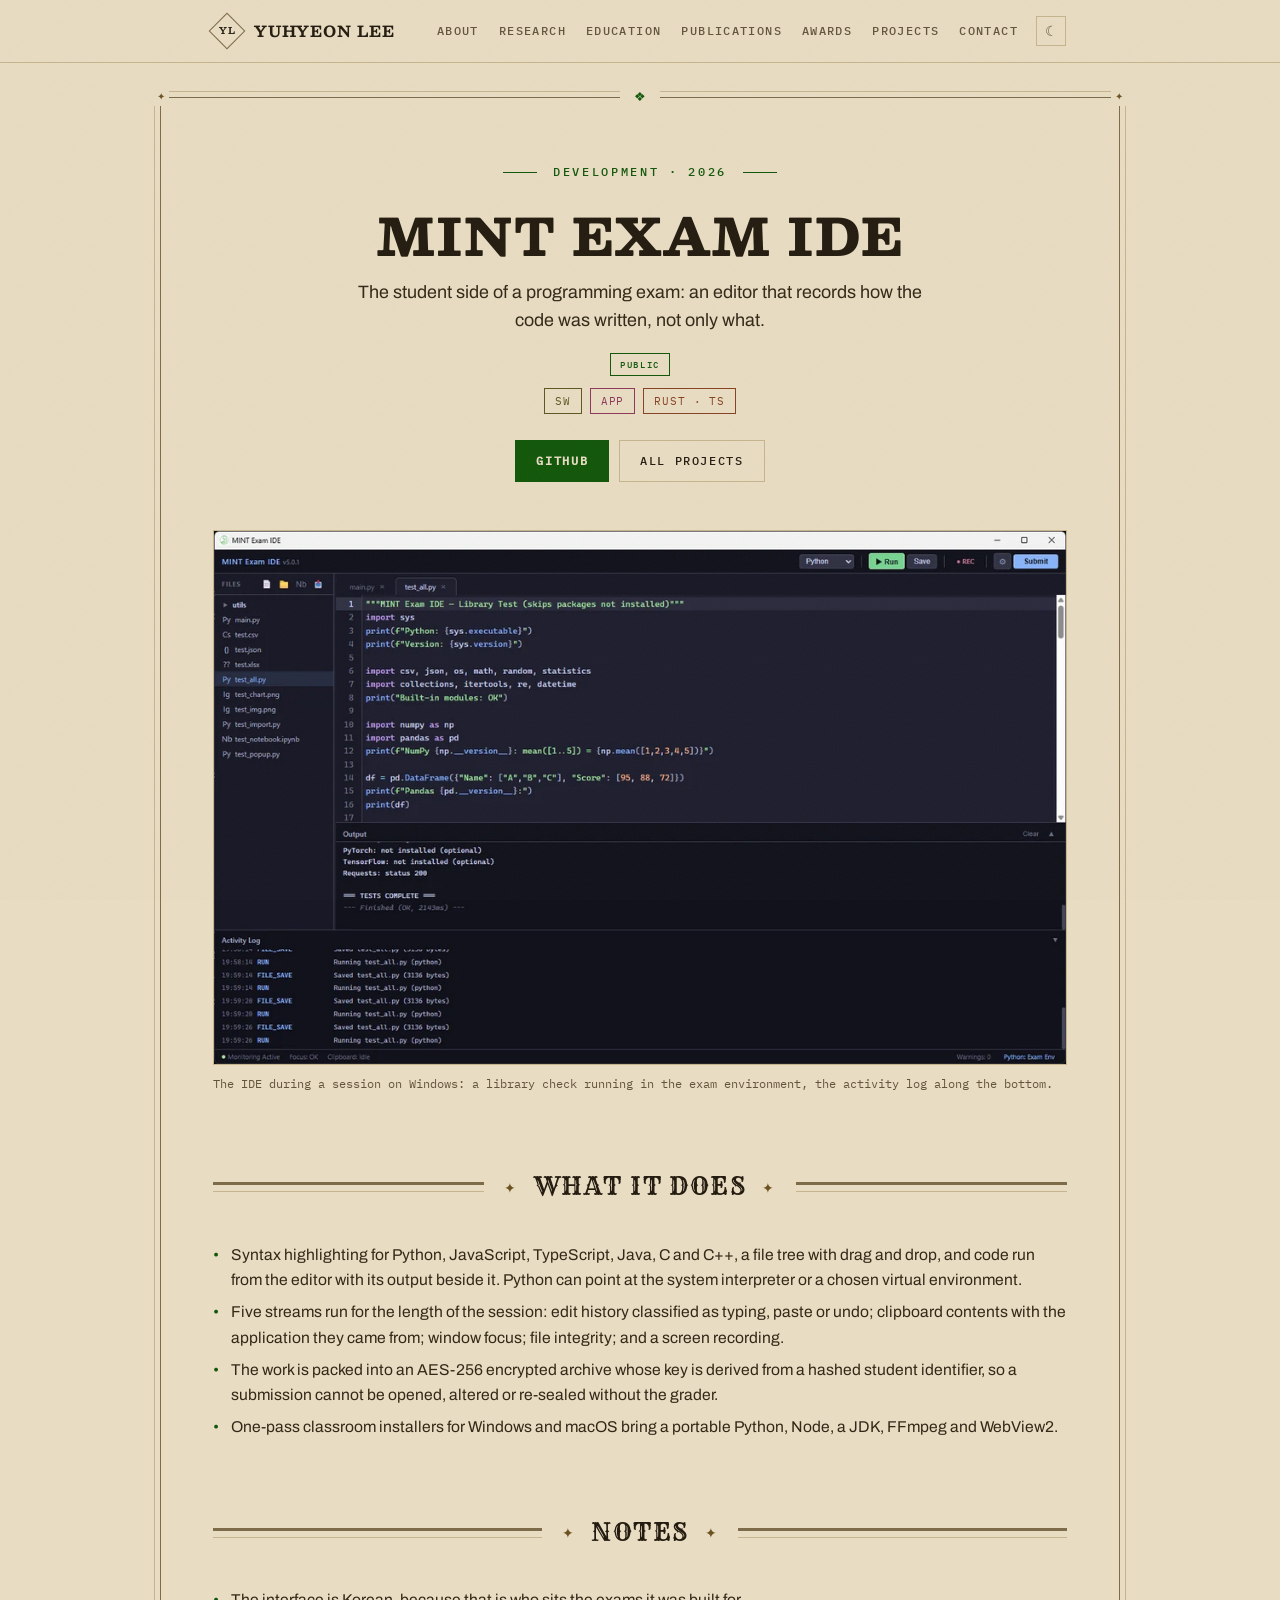
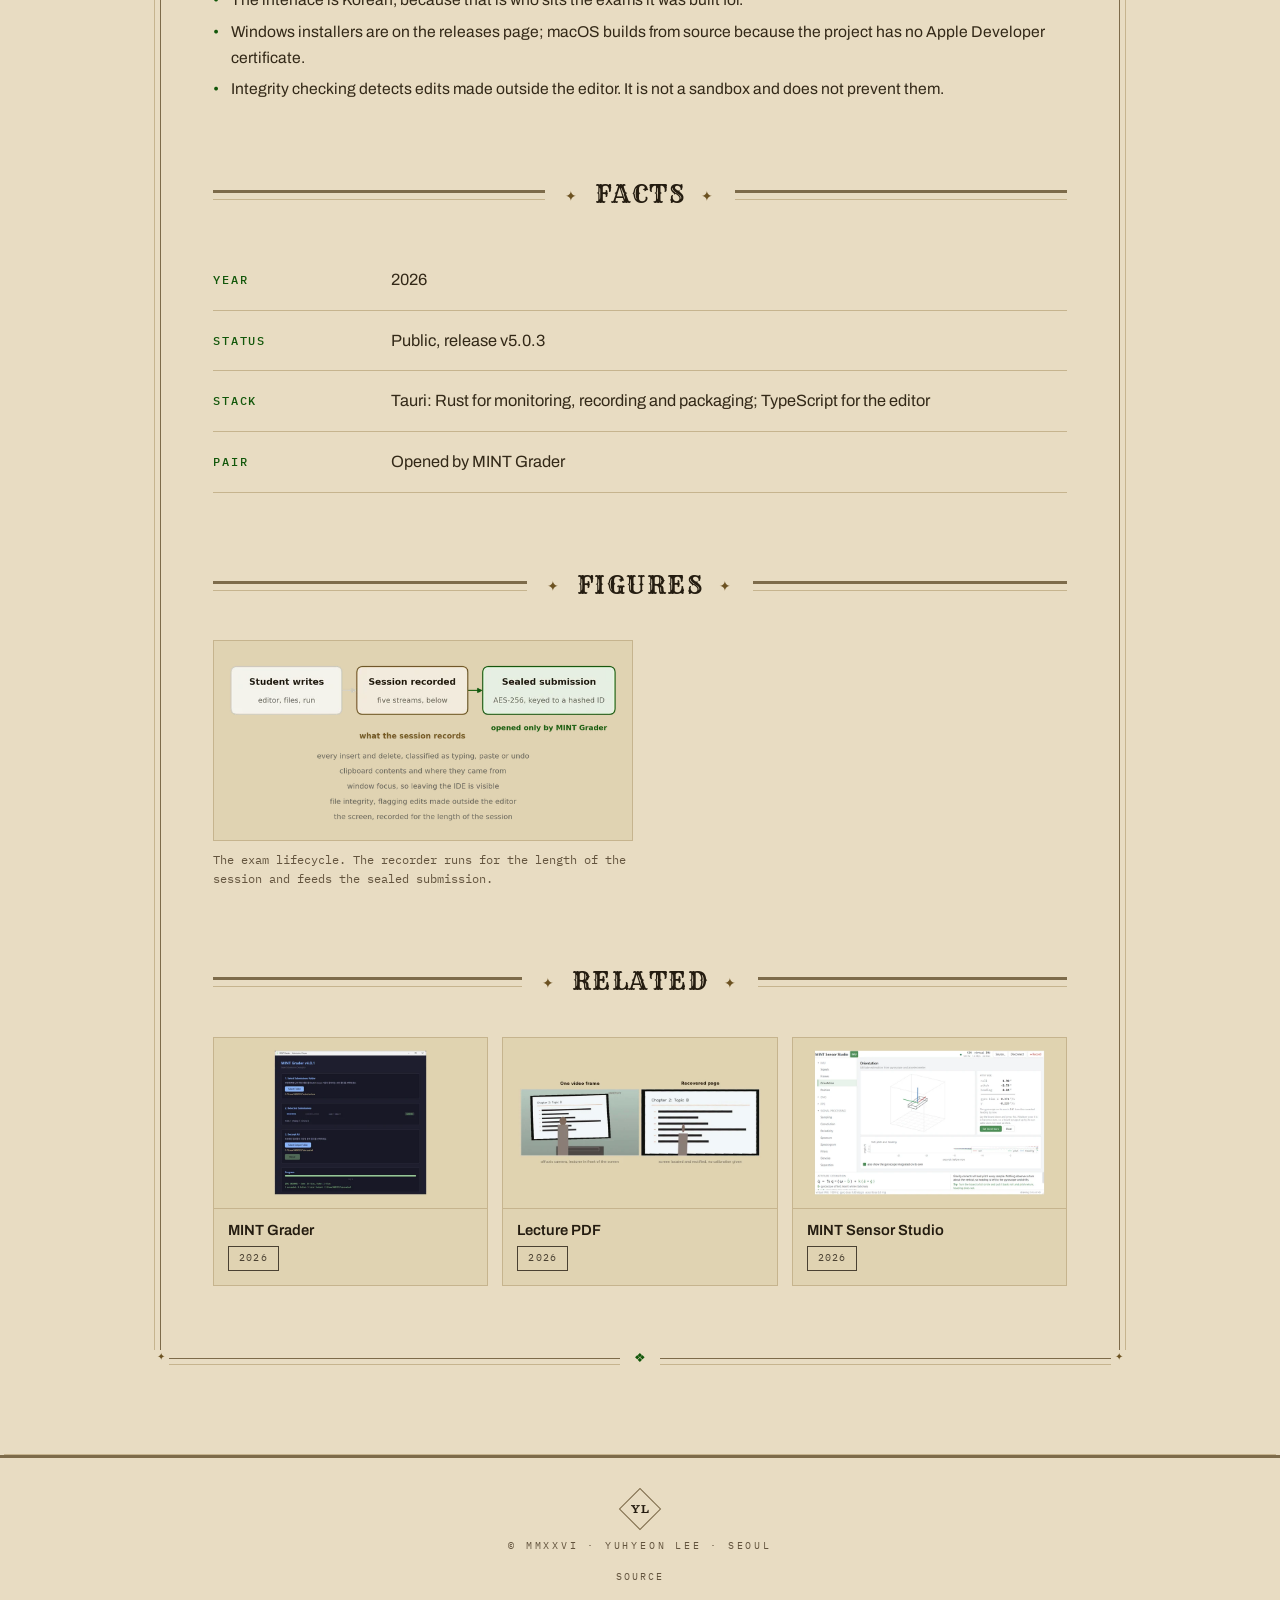
<file: projects/mint-exam-ide/index.html>
<!DOCTYPE html>
<html lang="en">
<head>
  <meta charset="UTF-8">
  <meta name="viewport" content="width=device-width, initial-scale=1.0">
  <title>MINT Exam IDE — Yuhyeon Lee</title>
  <meta name="description" content="The student side of a programming exam: an editor that records how the code was written and seals the submission so it cannot be altered afterwards.">
  <meta name="author" content="Yuhyeon Lee">
  <meta name="theme-color" content="#0c0d0b">
  <link rel="canonical" href="https://blueion0612.github.io/projects/mint-exam-ide/">

  <meta property="og:type" content="article">
  <meta property="og:site_name" content="Yuhyeon Lee">
  <meta property="og:locale" content="en_US">
  <meta property="og:title" content="MINT Exam IDE — Yuhyeon Lee">
  <meta property="og:description" content="The student side of a programming exam: an editor that records how the code was written and seals the submission so it cannot be altered afterwards.">
  <meta property="og:url" content="https://blueion0612.github.io/projects/mint-exam-ide/">
  <meta property="og:image" content="https://blueion0612.github.io/assets/projects/og/mint-exam-ide.png">
  <meta property="og:image:type" content="image/png">
  <meta property="og:image:width" content="1200">
  <meta property="og:image:height" content="630">
  <meta property="og:image:alt" content="MINT Exam IDE — The student side of a programming exam: an editor that records how the code was written and seals the submission so it cannot be altered afterwards.">
  <meta name="twitter:card" content="summary_large_image">

  <link rel="icon" href="../../assets/favicon.svg" type="image/svg+xml">
  <link rel="icon" href="../../favicon.ico" sizes="16x16 32x32 48x48">
  <link rel="apple-touch-icon" href="../../assets/apple-touch-icon.png">

  <link rel="preload" href="../../assets/fonts/besley-core.woff2" as="font" type="font/woff2" crossorigin>
  <link rel="preload" href="../../assets/fonts/ibmplexmono-400.woff2" as="font" type="font/woff2" crossorigin>
  <link rel="preload" href="../../assets/fonts/archivo-core.woff2" as="font" type="font/woff2" crossorigin>
  <link rel="stylesheet" href="../../assets/style.css?v=28">
  <script>
    try {
      var t = localStorage.getItem('theme');
      if (t === 'day' || (!t && window.matchMedia('(prefers-color-scheme: light)').matches)) {
        document.documentElement.setAttribute('data-theme', 'day');
        document.querySelector('meta[name="theme-color"]').setAttribute('content', '#e8dcc2');
      }
    } catch (e) {}
  </script>
</head>
<body>

<a class="skip-link" href="#top">Skip to content</a>
<div class="grain" aria-hidden="true"></div>

<nav class="nav" aria-label="Primary">
  <div class="nav-inner">
    <a class="nav-brand" href="../../">
      <span class="mark" aria-hidden="true"><span>YL</span></span>
      <span class="nav-name">Yuhyeon Lee</span>
    </a>
    <div class="nav-links">
      <a href="../../#about">About</a>
      <a href="../../#research">Research</a>
      <a href="../../#education">Education</a>
      <a href="../../#publications">Publications</a>
      <a href="../../#awards">Awards</a>
      <a href="../../#projects">Projects</a>
      <a href="../../#contact">Contact</a>
    </div>
    <details class="nav-menu">
      <summary>Menu</summary>
      <div class="nav-menu-panel">
        <a href="../../#about">About</a>
        <a href="../../#research">Research</a>
        <a href="../../#education">Education</a>
        <a href="../../#publications">Publications</a>
        <a href="../../#awards">Awards</a>
        <a href="../../#projects">Projects</a>
        <a href="../../#contact">Contact</a>
      </div>
    </details>
    <button class="theme-toggle" type="button" aria-label="Switch to day mode">&#9728;</button>
  </div>
</nav>

<main id="top" class="project-page">

  <div class="frame-tacks" aria-hidden="true"><span>&#10022;</span><span>&#10022;</span><span>&#10022;</span><span>&#10022;</span></div>

  <header class="project-hero">
    <p class="hero-kicker">Development &middot; 2026</p>
    <h1>MINT Exam IDE</h1>
    <p class="project-lede">The student side of a programming exam: an editor that records how the code was written, not only what.</p>
    <div class="tile-meta project-hero-meta">
      <span class="tag vis-public">Public</span>
    </div>
    <div class="chips project-hero-chips"><span class="chip kw-sw">SW</span><span class="chip kw-app">App</span><span class="chip kw-rust">Rust · TS</span></div>
    <div class="hero-links">
      <a class="btn btn-primary" href="https://github.com/blueion0612/Mint_IDE_Student" target="_blank" rel="noopener">GitHub</a> <a class="btn" href="../../#projects">All projects</a>
    </div>
  </header>

  <figure class="project-figure project-figure-hero"><img src="../../assets/projects/mint-exam-ide-hero.webp" srcset="../../assets/projects/mint-exam-ide-hero-700.webp 700w, ../../assets/projects/mint-exam-ide-hero-1000.webp 1000w, ../../assets/projects/mint-exam-ide-hero.webp 1400w" sizes="(max-width: 760px) calc(100vw - 66px), (max-width: 992px) calc(100vw - 138px), 854px" alt="The editor during a session: a test script open, its output in the panel below, and the activity log listing every save and run" width="1400" height="877" fetchpriority="high" decoding="async"><figcaption>The IDE during a session on Windows: a library check running in the exam environment, the activity log along the bottom.</figcaption></figure>

  <section class="detail">
    <div class="section-head"><h2>What it does</h2></div>
    <ul class="project-points">
        <li>Syntax highlighting for Python, JavaScript, TypeScript, Java, C and C++, a file tree with drag and drop, and code run from the editor with its output beside it. Python can point at the system interpreter or a chosen virtual environment.</li>
        <li>Five streams run for the length of the session: edit history classified as typing, paste or undo; clipboard contents with the application they came from; window focus; file integrity; and a screen recording.</li>
        <li>The work is packed into an AES-256 encrypted archive whose key is derived from a hashed student identifier, so a submission cannot be opened, altered or re-sealed without the grader.</li>
        <li>One-pass classroom installers for Windows and macOS bring a portable Python, Node, a JDK, FFmpeg and WebView2.</li>
    </ul>
  </section>

  <section class="detail">
    <div class="section-head"><h2>Notes</h2></div>
    <ul class="project-points">
        <li>The interface is Korean, because that is who sits the exams it was built for.</li>
        <li>Windows installers are on the releases page; macOS builds from source because the project has no Apple Developer certificate.</li>
        <li>Integrity checking detects edits made outside the editor. It is not a sandbox and does not prevent them.</li>
    </ul>
  </section>

  <section class="detail">
    <div class="section-head"><h2>Facts</h2></div>
    <dl class="facts">
      <div class="fact"><dt>Year</dt><dd>2026</dd></div>
      <div class="fact"><dt>Status</dt><dd>Public, release v5.0.3</dd></div>
      <div class="fact"><dt>Stack</dt><dd>Tauri: Rust for monitoring, recording and packaging; TypeScript for the editor</dd></div>
      <div class="fact"><dt>Pair</dt><dd>Opened by MINT Grader</dd></div>
    </dl>
  </section>

  <section class="detail">
    <div class="section-head"><h2>Figures</h2></div>
    <div class="figure-grid">
      <figure class="project-figure"><picture><source media="(prefers-color-scheme: dark)" srcset="../../assets/projects/mint-exam-ide-flow-dark-700.webp 700w, ../../assets/projects/mint-exam-ide-flow-dark-1000.webp 1000w, ../../assets/projects/mint-exam-ide-flow-dark.webp 1263w" sizes="(max-width: 760px) calc(100vw - 66px), (max-width: 992px) calc(50vw - 76px), 420px" data-dark><img src="../../assets/projects/mint-exam-ide-flow.webp" srcset="../../assets/projects/mint-exam-ide-flow-700.webp 700w, ../../assets/projects/mint-exam-ide-flow-1000.webp 1000w, ../../assets/projects/mint-exam-ide-flow.webp 1263w" sizes="(max-width: 760px) calc(100vw - 66px), (max-width: 992px) calc(50vw - 76px), 420px" alt="The exam lifecycle: the editor, five recorded streams, and the sealed submission that only the grader opens" width="1263" height="600" loading="lazy" decoding="async"></picture><figcaption>The exam lifecycle. The recorder runs for the length of the session and feeds the sealed submission.</figcaption></figure>
    </div>
  </section>

  <section class="detail">
    <div class="section-head"><h2>Related</h2></div>
    <ul class="tiles tiles-small">
      <li><a class="tile tile-small" href="../../projects/mint-grader/"><picture><source media="(prefers-color-scheme: dark)" srcset="../../assets/projects/mint-grader.webp" data-dark><img src="../../assets/projects/mint-grader-day.webp" class="tile-thumb" width="800" height="500" loading="lazy" decoding="async" alt=""></picture><div class="tile-body"><h3 class="tile-title">MINT Grader</h3><div class="tile-meta"><span class="project-year">2026</span></div></div></a></li>
      <li><a class="tile tile-small" href="../../projects/lecture-pdf/"><picture><source media="(prefers-color-scheme: dark)" srcset="../../assets/projects/lecture-pdf.webp" data-dark><img src="../../assets/projects/lecture-pdf-day.webp" class="tile-thumb" width="800" height="500" loading="lazy" decoding="async" alt=""></picture><div class="tile-body"><h3 class="tile-title">Lecture PDF</h3><div class="tile-meta"><span class="project-year">2026</span></div></div></a></li>
      <li><a class="tile tile-small" href="../../projects/mint-sensor-studio/"><picture><source media="(prefers-color-scheme: dark)" srcset="../../assets/projects/mint-sensor-studio.webp" data-dark><img src="../../assets/projects/mint-sensor-studio-day.webp" class="tile-thumb" width="800" height="500" loading="lazy" decoding="async" alt=""></picture><div class="tile-body"><h3 class="tile-title">MINT Sensor Studio</h3><div class="tile-meta"><span class="project-year">2026</span></div></div></a></li>
    </ul>
  </section>

</main>

<footer>
  <div class="footer-inner">
    <span class="mark mark-footer" aria-hidden="true"><span>YL</span></span>
    <span class="footer-line">&copy; MMXXVI &middot; Yuhyeon Lee &middot; Seoul</span>
    <a class="footer-src" href="https://github.com/blueion0612/blueion0612.github.io" target="_blank" rel="noopener">Source</a>
  </div>
</footer>

<script src="../../assets/site.js" defer></script>

</body>
</html>
</file>
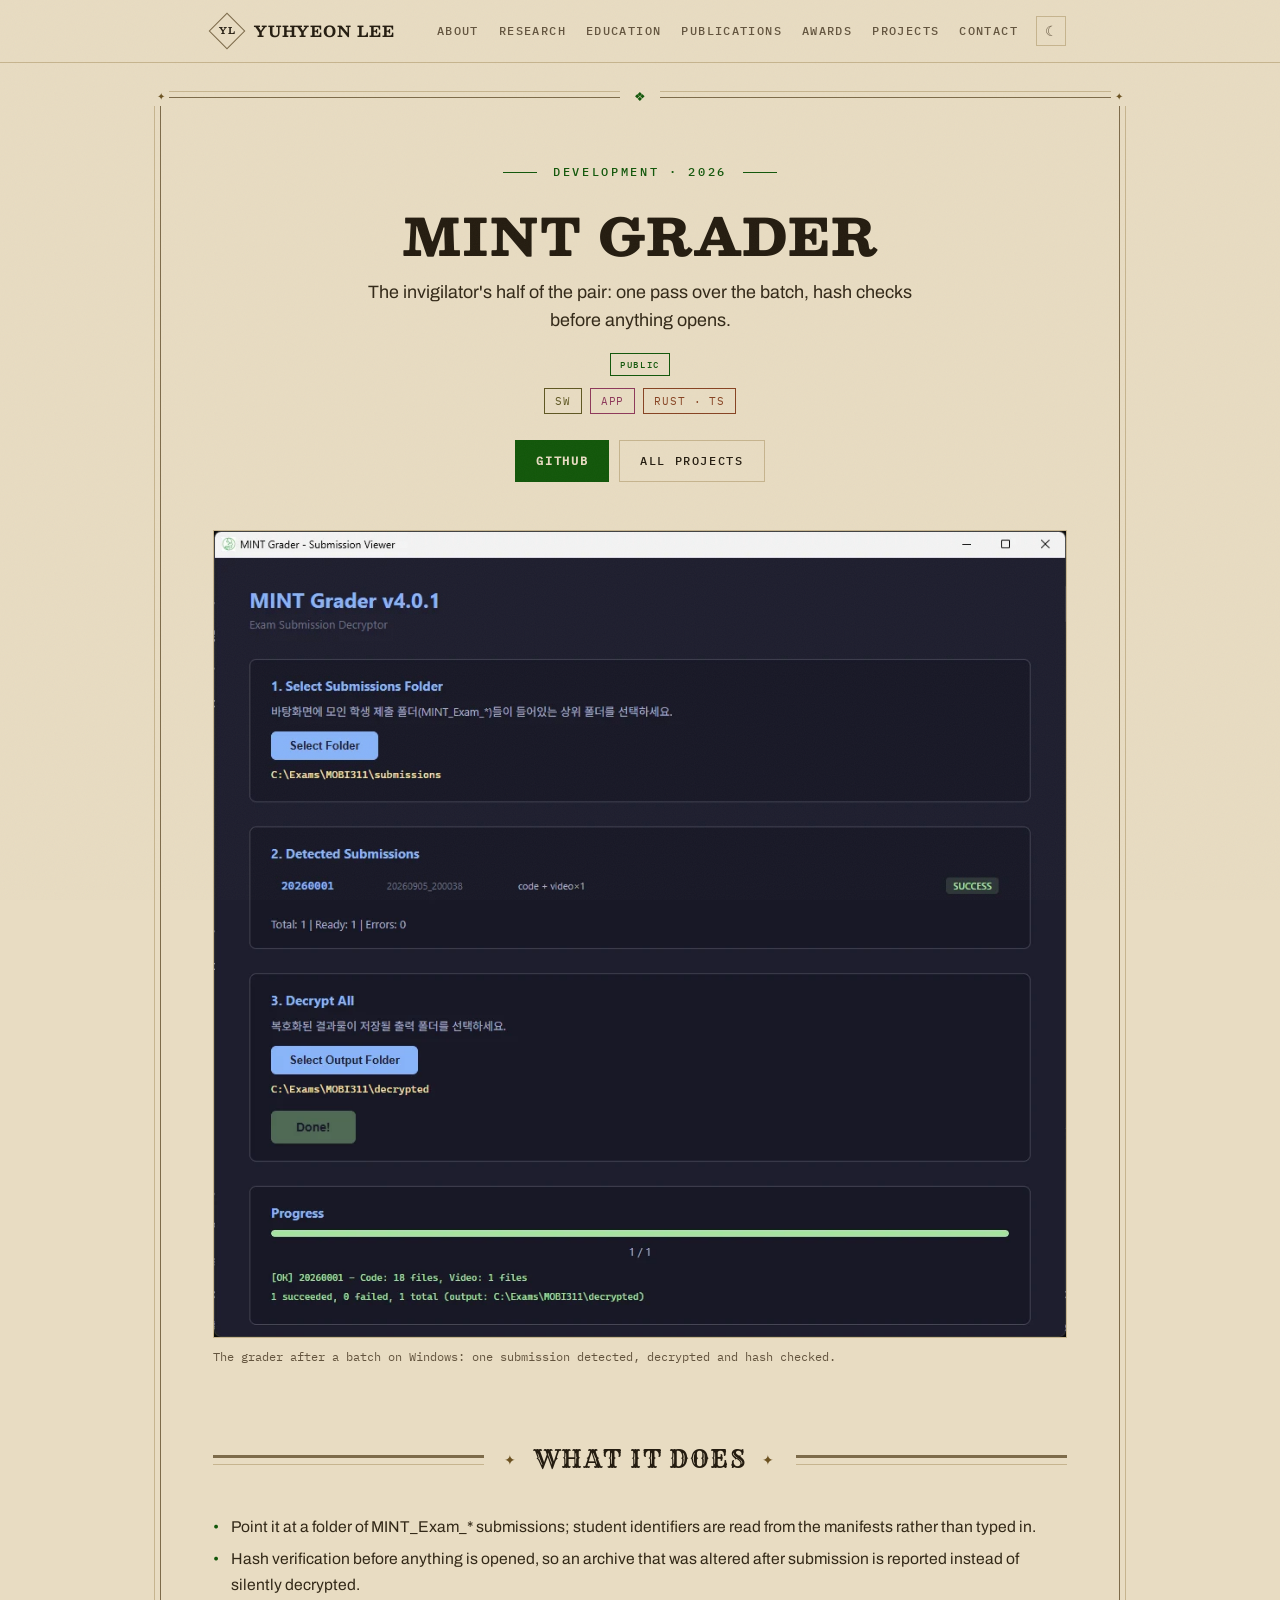
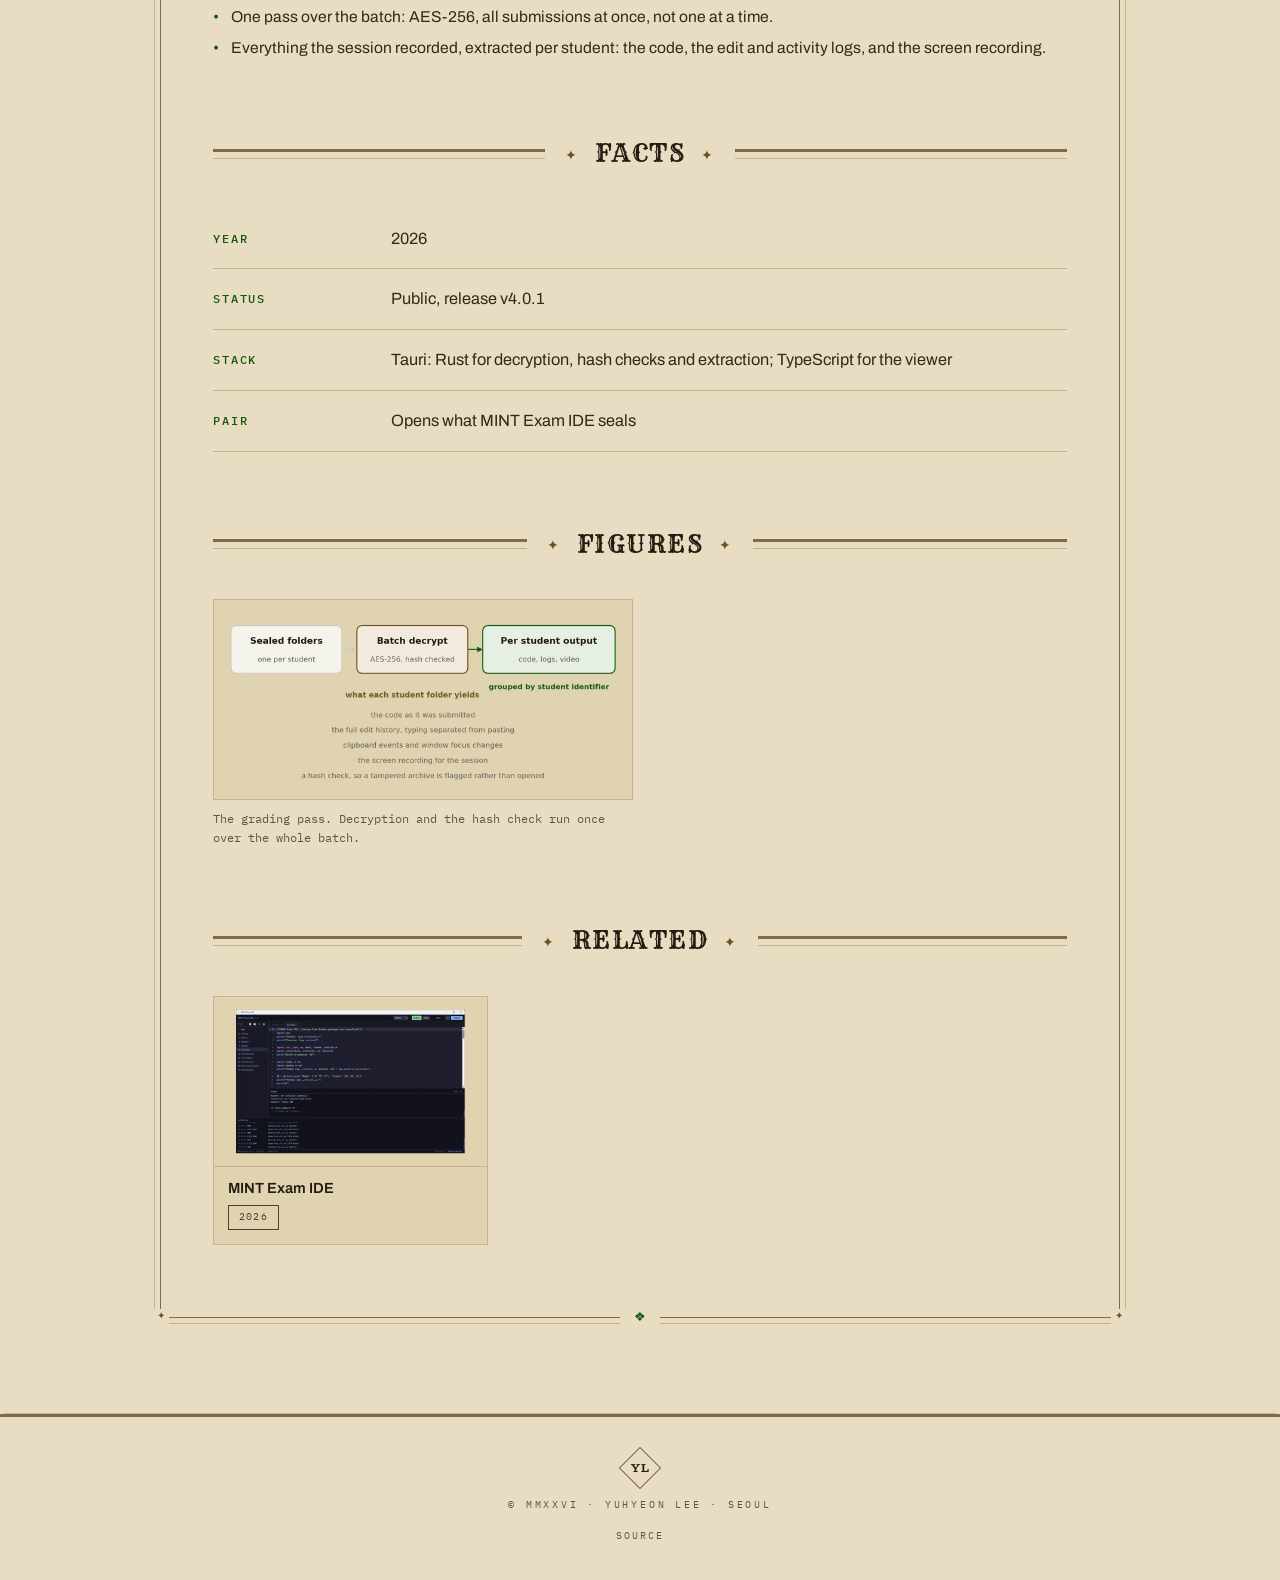
<file: projects/mint-grader/index.html>
<!DOCTYPE html>
<html lang="en">
<head>
  <meta charset="UTF-8">
  <meta name="viewport" content="width=device-width, initial-scale=1.0">
  <title>MINT Grader — Yuhyeon Lee</title>
  <meta name="description" content="The invigilator&#x27;s side: hash-checks and batch-decrypts sealed submissions into code, logs and recordings, one folder per student.">
  <meta name="author" content="Yuhyeon Lee">
  <meta name="theme-color" content="#0c0d0b">
  <link rel="canonical" href="https://blueion0612.github.io/projects/mint-grader/">

  <meta property="og:type" content="article">
  <meta property="og:site_name" content="Yuhyeon Lee">
  <meta property="og:locale" content="en_US">
  <meta property="og:title" content="MINT Grader — Yuhyeon Lee">
  <meta property="og:description" content="The invigilator&#x27;s side: hash-checks and batch-decrypts sealed submissions into code, logs and recordings, one folder per student.">
  <meta property="og:url" content="https://blueion0612.github.io/projects/mint-grader/">
  <meta property="og:image" content="https://blueion0612.github.io/assets/projects/og/mint-grader.png">
  <meta property="og:image:type" content="image/png">
  <meta property="og:image:width" content="1200">
  <meta property="og:image:height" content="630">
  <meta property="og:image:alt" content="MINT Grader — The invigilator&#x27;s side: hash-checks and batch-decrypts sealed submissions into code, logs and recordings, one folder per student.">
  <meta name="twitter:card" content="summary_large_image">

  <link rel="icon" href="../../assets/favicon.svg" type="image/svg+xml">
  <link rel="icon" href="../../favicon.ico" sizes="16x16 32x32 48x48">
  <link rel="apple-touch-icon" href="../../assets/apple-touch-icon.png">

  <link rel="preload" href="../../assets/fonts/besley-core.woff2" as="font" type="font/woff2" crossorigin>
  <link rel="preload" href="../../assets/fonts/ibmplexmono-400.woff2" as="font" type="font/woff2" crossorigin>
  <link rel="preload" href="../../assets/fonts/archivo-core.woff2" as="font" type="font/woff2" crossorigin>
  <link rel="stylesheet" href="../../assets/style.css?v=28">
  <script>
    try {
      var t = localStorage.getItem('theme');
      if (t === 'day' || (!t && window.matchMedia('(prefers-color-scheme: light)').matches)) {
        document.documentElement.setAttribute('data-theme', 'day');
        document.querySelector('meta[name="theme-color"]').setAttribute('content', '#e8dcc2');
      }
    } catch (e) {}
  </script>
</head>
<body>

<a class="skip-link" href="#top">Skip to content</a>
<div class="grain" aria-hidden="true"></div>

<nav class="nav" aria-label="Primary">
  <div class="nav-inner">
    <a class="nav-brand" href="../../">
      <span class="mark" aria-hidden="true"><span>YL</span></span>
      <span class="nav-name">Yuhyeon Lee</span>
    </a>
    <div class="nav-links">
      <a href="../../#about">About</a>
      <a href="../../#research">Research</a>
      <a href="../../#education">Education</a>
      <a href="../../#publications">Publications</a>
      <a href="../../#awards">Awards</a>
      <a href="../../#projects">Projects</a>
      <a href="../../#contact">Contact</a>
    </div>
    <details class="nav-menu">
      <summary>Menu</summary>
      <div class="nav-menu-panel">
        <a href="../../#about">About</a>
        <a href="../../#research">Research</a>
        <a href="../../#education">Education</a>
        <a href="../../#publications">Publications</a>
        <a href="../../#awards">Awards</a>
        <a href="../../#projects">Projects</a>
        <a href="../../#contact">Contact</a>
      </div>
    </details>
    <button class="theme-toggle" type="button" aria-label="Switch to day mode">&#9728;</button>
  </div>
</nav>

<main id="top" class="project-page">

  <div class="frame-tacks" aria-hidden="true"><span>&#10022;</span><span>&#10022;</span><span>&#10022;</span><span>&#10022;</span></div>

  <header class="project-hero">
    <p class="hero-kicker">Development &middot; 2026</p>
    <h1>MINT Grader</h1>
    <p class="project-lede">The invigilator&#x27;s half of the pair: one pass over the batch, hash checks before anything opens.</p>
    <div class="tile-meta project-hero-meta">
      <span class="tag vis-public">Public</span>
    </div>
    <div class="chips project-hero-chips"><span class="chip kw-sw">SW</span><span class="chip kw-app">App</span><span class="chip kw-rust">Rust · TS</span></div>
    <div class="hero-links">
      <a class="btn btn-primary" href="https://github.com/blueion0612/Mint_IDE_Teacher" target="_blank" rel="noopener">GitHub</a> <a class="btn" href="../../#projects">All projects</a>
    </div>
  </header>

  <figure class="project-figure project-figure-hero"><img src="../../assets/projects/mint-grader-hero.webp" srcset="../../assets/projects/mint-grader-hero-700.webp 700w, ../../assets/projects/mint-grader-hero.webp 986w" sizes="(max-width: 760px) calc(100vw - 66px), (max-width: 992px) calc(100vw - 138px), 854px" alt="The grader after a batch: the submissions folder chosen, one student detected and marked SUCCESS, and the progress panel reporting the decrypted files" width="986" height="933" fetchpriority="high" decoding="async"><figcaption>The grader after a batch on Windows: one submission detected, decrypted and hash checked.</figcaption></figure>

  <section class="detail">
    <div class="section-head"><h2>What it does</h2></div>
    <ul class="project-points">
        <li>Point it at a folder of MINT_Exam_* submissions; student identifiers are read from the manifests rather than typed in.</li>
        <li>Hash verification before anything is opened, so an archive that was altered after submission is reported instead of silently decrypted.</li>
        <li>One pass over the batch: AES-256, all submissions at once, not one at a time.</li>
        <li>Everything the session recorded, extracted per student: the code, the edit and activity logs, and the screen recording.</li>
    </ul>
  </section>

  <section class="detail">
    <div class="section-head"><h2>Facts</h2></div>
    <dl class="facts">
      <div class="fact"><dt>Year</dt><dd>2026</dd></div>
      <div class="fact"><dt>Status</dt><dd>Public, release v4.0.1</dd></div>
      <div class="fact"><dt>Stack</dt><dd>Tauri: Rust for decryption, hash checks and extraction; TypeScript for the viewer</dd></div>
      <div class="fact"><dt>Pair</dt><dd>Opens what MINT Exam IDE seals</dd></div>
    </dl>
  </section>

  <section class="detail">
    <div class="section-head"><h2>Figures</h2></div>
    <div class="figure-grid">
      <figure class="project-figure"><picture><source media="(prefers-color-scheme: dark)" srcset="../../assets/projects/mint-grader-flow-dark-700.webp 700w, ../../assets/projects/mint-grader-flow-dark-1000.webp 1000w, ../../assets/projects/mint-grader-flow-dark.webp 1263w" sizes="(max-width: 760px) calc(100vw - 66px), (max-width: 992px) calc(50vw - 76px), 420px" data-dark><img src="../../assets/projects/mint-grader-flow.webp" srcset="../../assets/projects/mint-grader-flow-700.webp 700w, ../../assets/projects/mint-grader-flow-1000.webp 1000w, ../../assets/projects/mint-grader-flow.webp 1263w" sizes="(max-width: 760px) calc(100vw - 66px), (max-width: 992px) calc(50vw - 76px), 420px" alt="The grading pass: sealed folders decrypted and hash checked into code, logs and video per student" width="1263" height="600" loading="lazy" decoding="async"></picture><figcaption>The grading pass. Decryption and the hash check run once over the whole batch.</figcaption></figure>
    </div>
  </section>

  <section class="detail">
    <div class="section-head"><h2>Related</h2></div>
    <ul class="tiles tiles-small">
      <li><a class="tile tile-small" href="../../projects/mint-exam-ide/"><picture><source media="(prefers-color-scheme: dark)" srcset="../../assets/projects/mint-exam-ide.webp" data-dark><img src="../../assets/projects/mint-exam-ide-day.webp" class="tile-thumb" width="800" height="500" loading="lazy" decoding="async" alt=""></picture><div class="tile-body"><h3 class="tile-title">MINT Exam IDE</h3><div class="tile-meta"><span class="project-year">2026</span></div></div></a></li>
    </ul>
  </section>

</main>

<footer>
  <div class="footer-inner">
    <span class="mark mark-footer" aria-hidden="true"><span>YL</span></span>
    <span class="footer-line">&copy; MMXXVI &middot; Yuhyeon Lee &middot; Seoul</span>
    <a class="footer-src" href="https://github.com/blueion0612/blueion0612.github.io" target="_blank" rel="noopener">Source</a>
  </div>
</footer>

<script src="../../assets/site.js" defer></script>

</body>
</html>
</file>
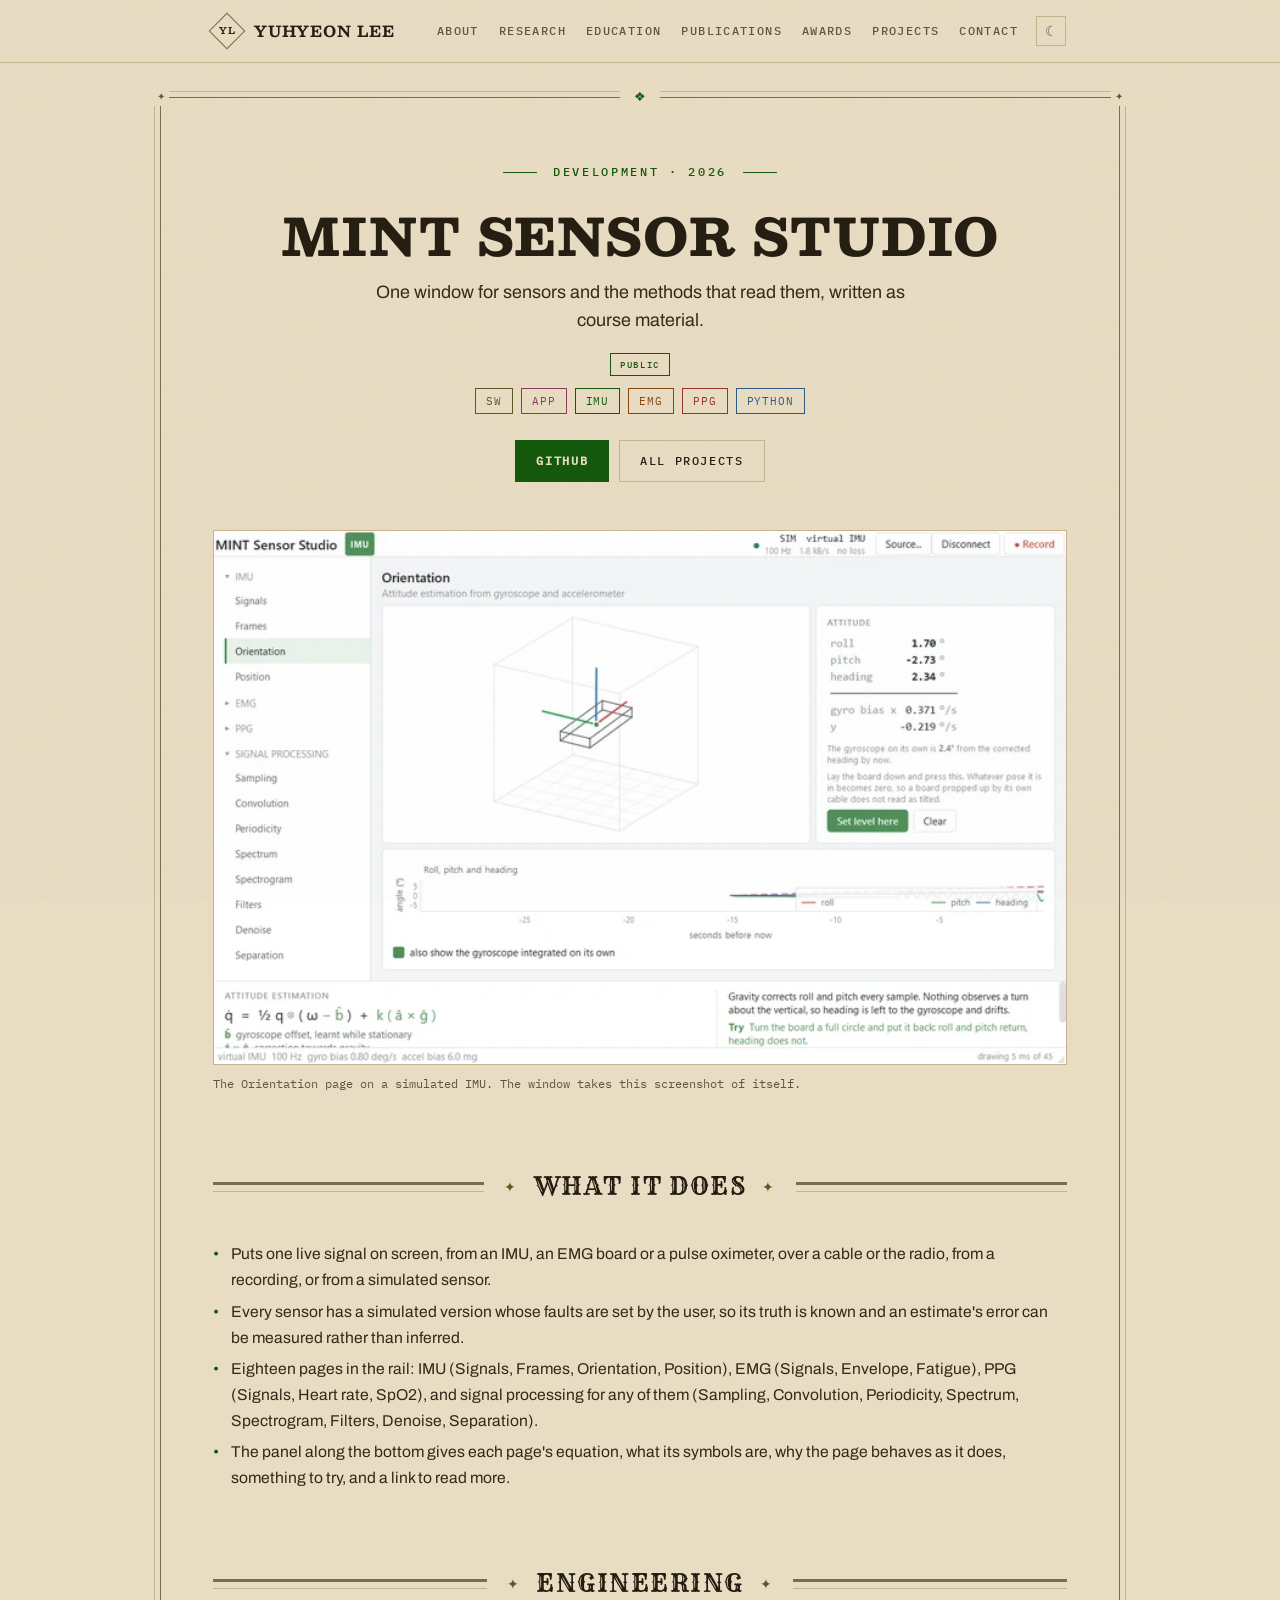
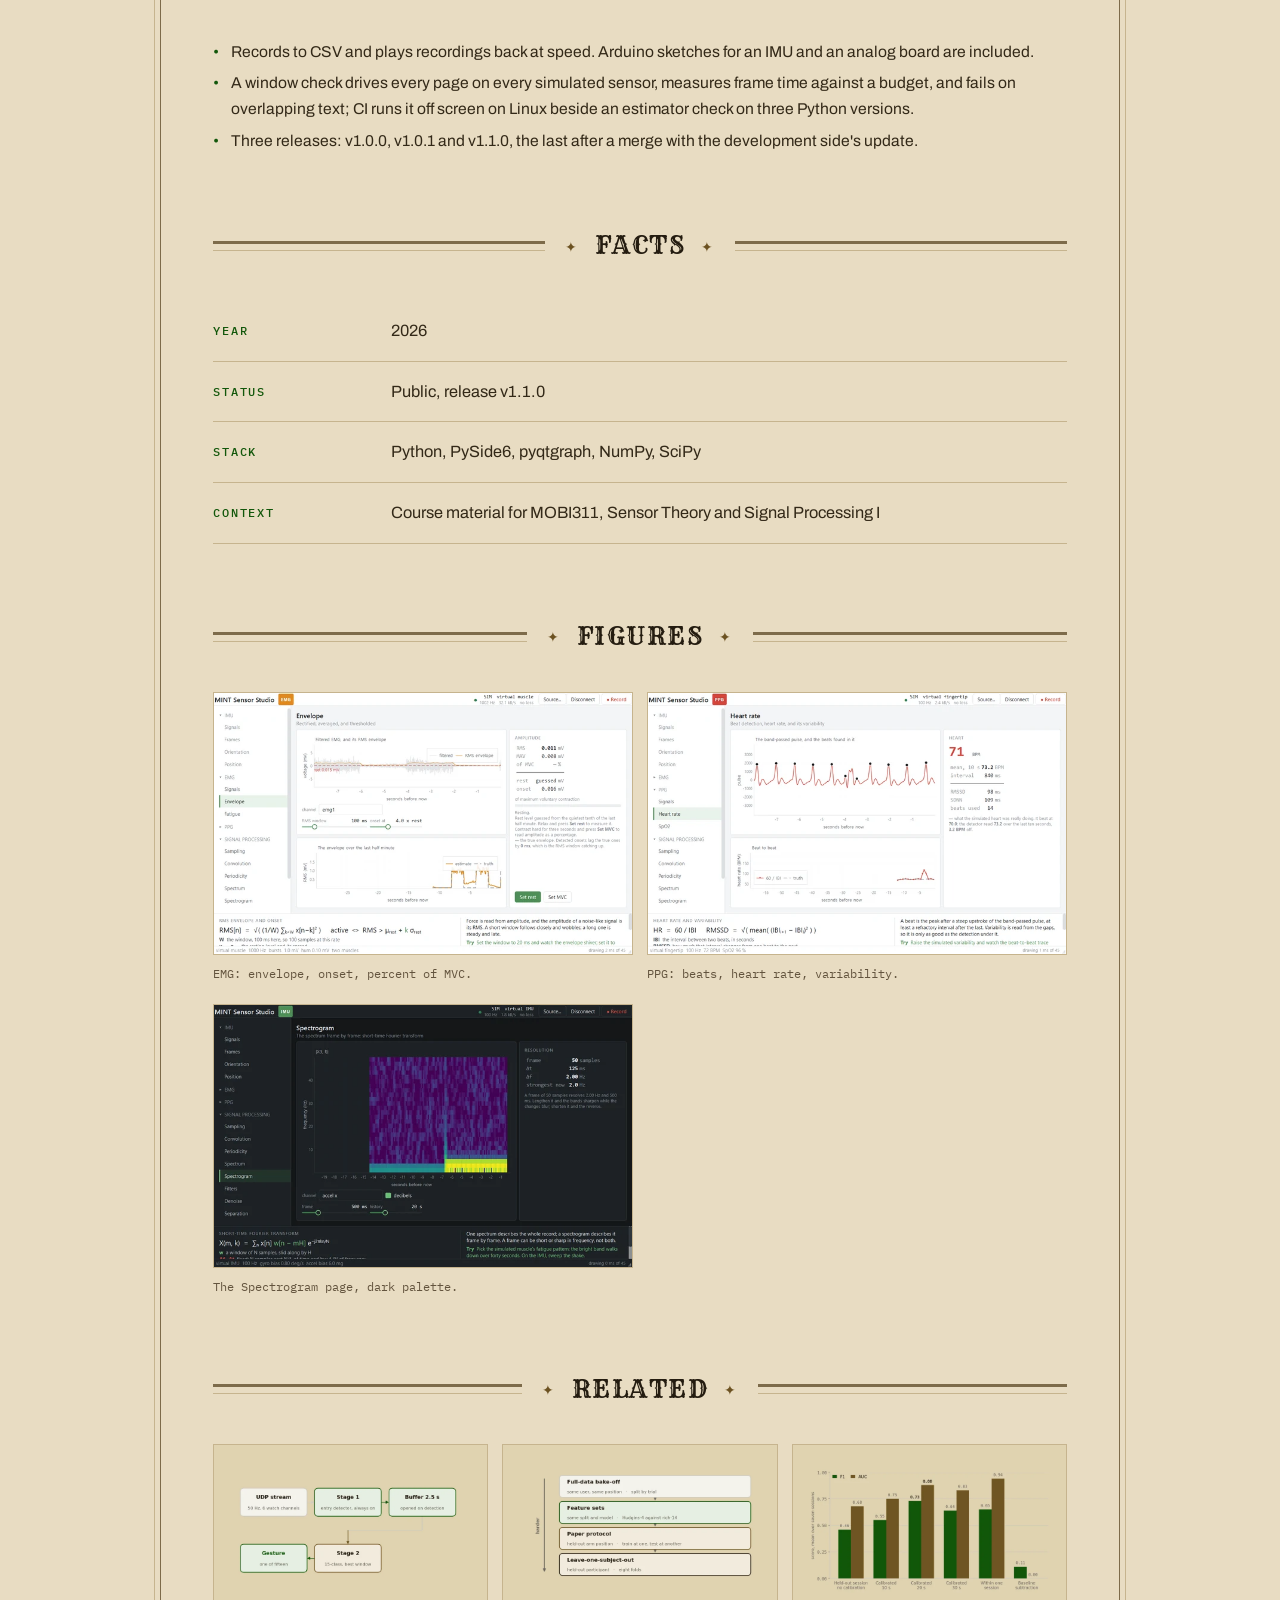
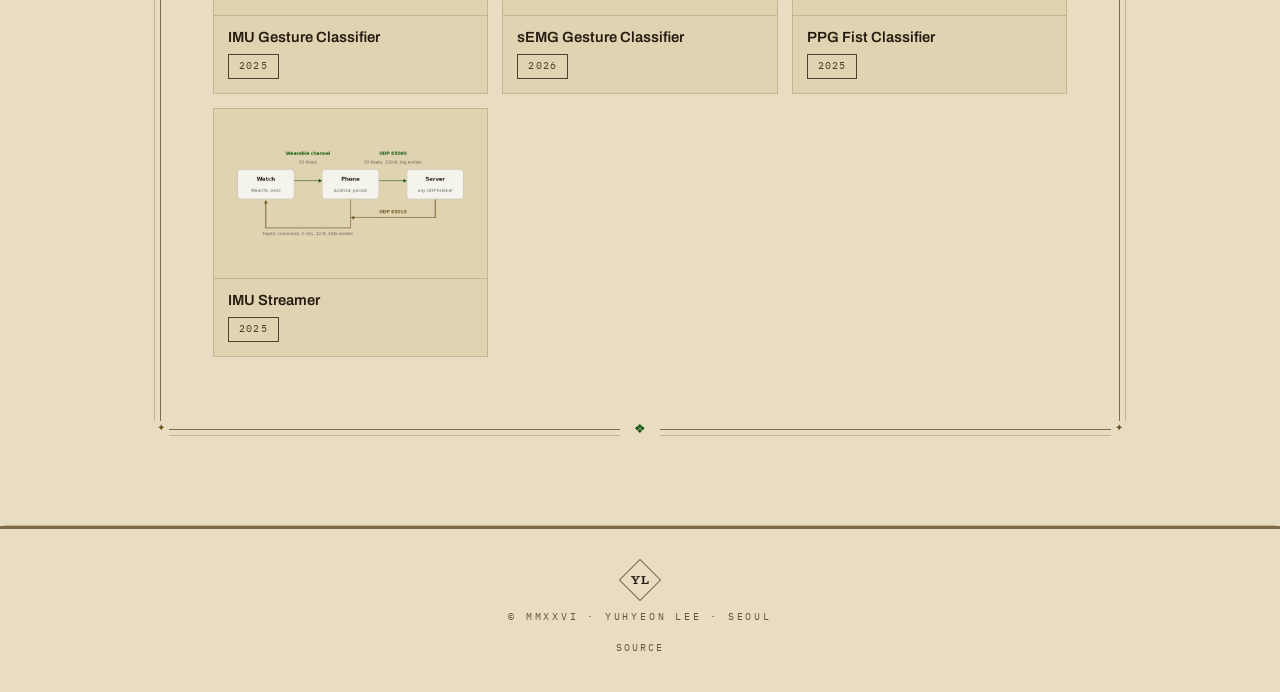
<file: projects/mint-sensor-studio/index.html>
<!DOCTYPE html>
<html lang="en">
<head>
  <meta charset="UTF-8">
  <meta name="viewport" content="width=device-width, initial-scale=1.0">
  <title>MINT Sensor Studio — Yuhyeon Lee</title>
  <meta name="description" content="One window for IMU, EMG and PPG sensors and the signal processing taught on them, with simulated sensors whose truth is known.">
  <meta name="author" content="Yuhyeon Lee">
  <meta name="theme-color" content="#0c0d0b">
  <link rel="canonical" href="https://blueion0612.github.io/projects/mint-sensor-studio/">

  <meta property="og:type" content="article">
  <meta property="og:site_name" content="Yuhyeon Lee">
  <meta property="og:locale" content="en_US">
  <meta property="og:title" content="MINT Sensor Studio — Yuhyeon Lee">
  <meta property="og:description" content="One window for IMU, EMG and PPG sensors and the signal processing taught on them, with simulated sensors whose truth is known.">
  <meta property="og:url" content="https://blueion0612.github.io/projects/mint-sensor-studio/">
  <meta property="og:image" content="https://blueion0612.github.io/assets/projects/og/mint-sensor-studio.png">
  <meta property="og:image:type" content="image/png">
  <meta property="og:image:width" content="1200">
  <meta property="og:image:height" content="630">
  <meta property="og:image:alt" content="MINT Sensor Studio — One window for IMU, EMG and PPG sensors and the signal processing taught on them, with simulated sensors whose truth is known.">
  <meta name="twitter:card" content="summary_large_image">

  <link rel="icon" href="../../assets/favicon.svg" type="image/svg+xml">
  <link rel="icon" href="../../favicon.ico" sizes="16x16 32x32 48x48">
  <link rel="apple-touch-icon" href="../../assets/apple-touch-icon.png">

  <link rel="preload" href="../../assets/fonts/besley-core.woff2" as="font" type="font/woff2" crossorigin>
  <link rel="preload" href="../../assets/fonts/ibmplexmono-400.woff2" as="font" type="font/woff2" crossorigin>
  <link rel="preload" href="../../assets/fonts/archivo-core.woff2" as="font" type="font/woff2" crossorigin>
  <link rel="stylesheet" href="../../assets/style.css?v=28">
  <script>
    try {
      var t = localStorage.getItem('theme');
      if (t === 'day' || (!t && window.matchMedia('(prefers-color-scheme: light)').matches)) {
        document.documentElement.setAttribute('data-theme', 'day');
        document.querySelector('meta[name="theme-color"]').setAttribute('content', '#e8dcc2');
      }
    } catch (e) {}
  </script>
</head>
<body>

<a class="skip-link" href="#top">Skip to content</a>
<div class="grain" aria-hidden="true"></div>

<nav class="nav" aria-label="Primary">
  <div class="nav-inner">
    <a class="nav-brand" href="../../">
      <span class="mark" aria-hidden="true"><span>YL</span></span>
      <span class="nav-name">Yuhyeon Lee</span>
    </a>
    <div class="nav-links">
      <a href="../../#about">About</a>
      <a href="../../#research">Research</a>
      <a href="../../#education">Education</a>
      <a href="../../#publications">Publications</a>
      <a href="../../#awards">Awards</a>
      <a href="../../#projects">Projects</a>
      <a href="../../#contact">Contact</a>
    </div>
    <details class="nav-menu">
      <summary>Menu</summary>
      <div class="nav-menu-panel">
        <a href="../../#about">About</a>
        <a href="../../#research">Research</a>
        <a href="../../#education">Education</a>
        <a href="../../#publications">Publications</a>
        <a href="../../#awards">Awards</a>
        <a href="../../#projects">Projects</a>
        <a href="../../#contact">Contact</a>
      </div>
    </details>
    <button class="theme-toggle" type="button" aria-label="Switch to day mode">&#9728;</button>
  </div>
</nav>

<main id="top" class="project-page">

  <div class="frame-tacks" aria-hidden="true"><span>&#10022;</span><span>&#10022;</span><span>&#10022;</span><span>&#10022;</span></div>

  <header class="project-hero">
    <p class="hero-kicker">Development &middot; 2026</p>
    <h1>MINT Sensor Studio</h1>
    <p class="project-lede">One window for sensors and the methods that read them, written as course material.</p>
    <div class="tile-meta project-hero-meta">
      <span class="tag vis-public">Public</span>
    </div>
    <div class="chips project-hero-chips"><span class="chip kw-sw">SW</span><span class="chip kw-app">App</span><span class="chip chip-mod mod-imu">IMU</span><span class="chip chip-mod mod-emg">EMG</span><span class="chip chip-mod mod-ppg">PPG</span><span class="chip kw-py">Python</span></div>
    <div class="hero-links">
      <a class="btn btn-primary" href="https://github.com/blueion0612/Mint_Sensor_Studio" target="_blank" rel="noopener">GitHub</a> <a class="btn" href="../../#projects">All projects</a>
    </div>
  </header>

  <figure class="project-figure project-figure-hero"><picture><source media="(prefers-color-scheme: dark)" srcset="../../assets/projects/mint-sensor-studio-hero-dark-700.webp 700w, ../../assets/projects/mint-sensor-studio-hero-dark-1000.webp 1000w, ../../assets/projects/mint-sensor-studio-hero-dark.webp 1280w" sizes="(max-width: 760px) calc(100vw - 66px), (max-width: 992px) calc(100vw - 138px), 854px" data-dark><img src="../../assets/projects/mint-sensor-studio-hero.webp" srcset="../../assets/projects/mint-sensor-studio-hero-700.webp 700w, ../../assets/projects/mint-sensor-studio-hero-1000.webp 1000w, ../../assets/projects/mint-sensor-studio-hero.webp 1280w" sizes="(max-width: 760px) calc(100vw - 66px), (max-width: 992px) calc(100vw - 138px), 854px" alt="The Orientation page: a simulated IMU&#x27;s attitude drawn as a board in a wire cube, roll, pitch and heading beside it, the quaternion update equation along the bottom" width="1280" height="800" fetchpriority="high" decoding="async"></picture><figcaption>The Orientation page on a simulated IMU. The window takes this screenshot of itself.</figcaption></figure>

  <section class="detail">
    <div class="section-head"><h2>What it does</h2></div>
    <ul class="project-points">
        <li>Puts one live signal on screen, from an IMU, an EMG board or a pulse oximeter, over a cable or the radio, from a recording, or from a simulated sensor.</li>
        <li>Every sensor has a simulated version whose faults are set by the user, so its truth is known and an estimate&#x27;s error can be measured rather than inferred.</li>
        <li>Eighteen pages in the rail: IMU (Signals, Frames, Orientation, Position), EMG (Signals, Envelope, Fatigue), PPG (Signals, Heart rate, SpO2), and signal processing for any of them (Sampling, Convolution, Periodicity, Spectrum, Spectrogram, Filters, Denoise, Separation).</li>
        <li>The panel along the bottom gives each page&#x27;s equation, what its symbols are, why the page behaves as it does, something to try, and a link to read more.</li>
    </ul>
  </section>

  <section class="detail">
    <div class="section-head"><h2>Engineering</h2></div>
    <ul class="project-points">
        <li>Records to CSV and plays recordings back at speed. Arduino sketches for an IMU and an analog board are included.</li>
        <li>A window check drives every page on every simulated sensor, measures frame time against a budget, and fails on overlapping text; CI runs it off screen on Linux beside an estimator check on three Python versions.</li>
        <li>Three releases: v1.0.0, v1.0.1 and v1.1.0, the last after a merge with the development side&#x27;s update.</li>
    </ul>
  </section>

  <section class="detail">
    <div class="section-head"><h2>Facts</h2></div>
    <dl class="facts">
      <div class="fact"><dt>Year</dt><dd>2026</dd></div>
      <div class="fact"><dt>Status</dt><dd>Public, release v1.1.0</dd></div>
      <div class="fact"><dt>Stack</dt><dd>Python, PySide6, pyqtgraph, NumPy, SciPy</dd></div>
      <div class="fact"><dt>Context</dt><dd>Course material for MOBI311, Sensor Theory and Signal Processing I</dd></div>
    </dl>
  </section>

  <section class="detail">
    <div class="section-head"><h2>Figures</h2></div>
    <div class="figure-grid">
      <figure class="project-figure"><img src="../../assets/projects/mint-sensor-studio-envelope.webp" srcset="../../assets/projects/mint-sensor-studio-envelope-700.webp 700w, ../../assets/projects/mint-sensor-studio-envelope-1000.webp 1000w, ../../assets/projects/mint-sensor-studio-envelope.webp 1280w" sizes="(max-width: 760px) calc(100vw - 66px), (max-width: 992px) calc(50vw - 76px), 420px" alt="EMG, the Envelope page: RMS envelope, onset and percent of MVC" width="1280" height="800" loading="lazy" decoding="async"><figcaption>EMG: envelope, onset, percent of MVC.</figcaption></figure>
      <figure class="project-figure"><img src="../../assets/projects/mint-sensor-studio-heartrate.webp" srcset="../../assets/projects/mint-sensor-studio-heartrate-700.webp 700w, ../../assets/projects/mint-sensor-studio-heartrate-1000.webp 1000w, ../../assets/projects/mint-sensor-studio-heartrate.webp 1280w" sizes="(max-width: 760px) calc(100vw - 66px), (max-width: 992px) calc(50vw - 76px), 420px" alt="PPG, the Heart rate page: beats, heart rate and variability" width="1280" height="800" loading="lazy" decoding="async"><figcaption>PPG: beats, heart rate, variability.</figcaption></figure>
      <figure class="project-figure"><img src="../../assets/projects/mint-sensor-studio-spectrogram.webp" srcset="../../assets/projects/mint-sensor-studio-spectrogram-700.webp 700w, ../../assets/projects/mint-sensor-studio-spectrogram-1000.webp 1000w, ../../assets/projects/mint-sensor-studio-spectrogram.webp 1280w" sizes="(max-width: 760px) calc(100vw - 66px), (max-width: 992px) calc(50vw - 76px), 420px" alt="The Spectrogram page in the dark palette" width="1280" height="800" loading="lazy" decoding="async"><figcaption>The Spectrogram page, dark palette.</figcaption></figure>
    </div>
  </section>

  <section class="detail">
    <div class="section-head"><h2>Related</h2></div>
    <ul class="tiles tiles-small">
      <li><a class="tile tile-small" href="../../projects/imu-gesture-classifier/"><picture><source media="(prefers-color-scheme: dark)" srcset="../../assets/projects/imu-gesture-classifier.webp" data-dark><img src="../../assets/projects/imu-gesture-classifier-day.webp" class="tile-thumb" width="800" height="500" loading="lazy" decoding="async" alt=""></picture><div class="tile-body"><h3 class="tile-title">IMU Gesture Classifier</h3><div class="tile-meta"><span class="project-year">2025</span></div></div></a></li>
      <li><a class="tile tile-small" href="../../projects/semg-gesture-classifier/"><picture><source media="(prefers-color-scheme: dark)" srcset="../../assets/projects/semg-gesture-classifier.webp" data-dark><img src="../../assets/projects/semg-gesture-classifier-day.webp" class="tile-thumb" width="800" height="500" loading="lazy" decoding="async" alt=""></picture><div class="tile-body"><h3 class="tile-title">sEMG Gesture Classifier</h3><div class="tile-meta"><span class="project-year">2026</span></div></div></a></li>
      <li><a class="tile tile-small" href="../../projects/ppg-fist-classifier/"><picture><source media="(prefers-color-scheme: dark)" srcset="../../assets/projects/ppg-fist-classifier.webp" data-dark><img src="../../assets/projects/ppg-fist-classifier-day.webp" class="tile-thumb" width="800" height="500" loading="lazy" decoding="async" alt=""></picture><div class="tile-body"><h3 class="tile-title">PPG Fist Classifier</h3><div class="tile-meta"><span class="project-year">2025</span></div></div></a></li>
      <li><a class="tile tile-small" href="../../projects/imu-streamer/"><picture><source media="(prefers-color-scheme: dark)" srcset="../../assets/projects/imu-streamer.webp" data-dark><img src="../../assets/projects/imu-streamer-day.webp" class="tile-thumb" width="800" height="500" loading="lazy" decoding="async" alt=""></picture><div class="tile-body"><h3 class="tile-title">IMU Streamer</h3><div class="tile-meta"><span class="project-year">2025</span></div></div></a></li>
    </ul>
  </section>

</main>

<footer>
  <div class="footer-inner">
    <span class="mark mark-footer" aria-hidden="true"><span>YL</span></span>
    <span class="footer-line">&copy; MMXXVI &middot; Yuhyeon Lee &middot; Seoul</span>
    <a class="footer-src" href="https://github.com/blueion0612/blueion0612.github.io" target="_blank" rel="noopener">Source</a>
  </div>
</footer>

<script src="../../assets/site.js" defer></script>

</body>
</html>
</file>
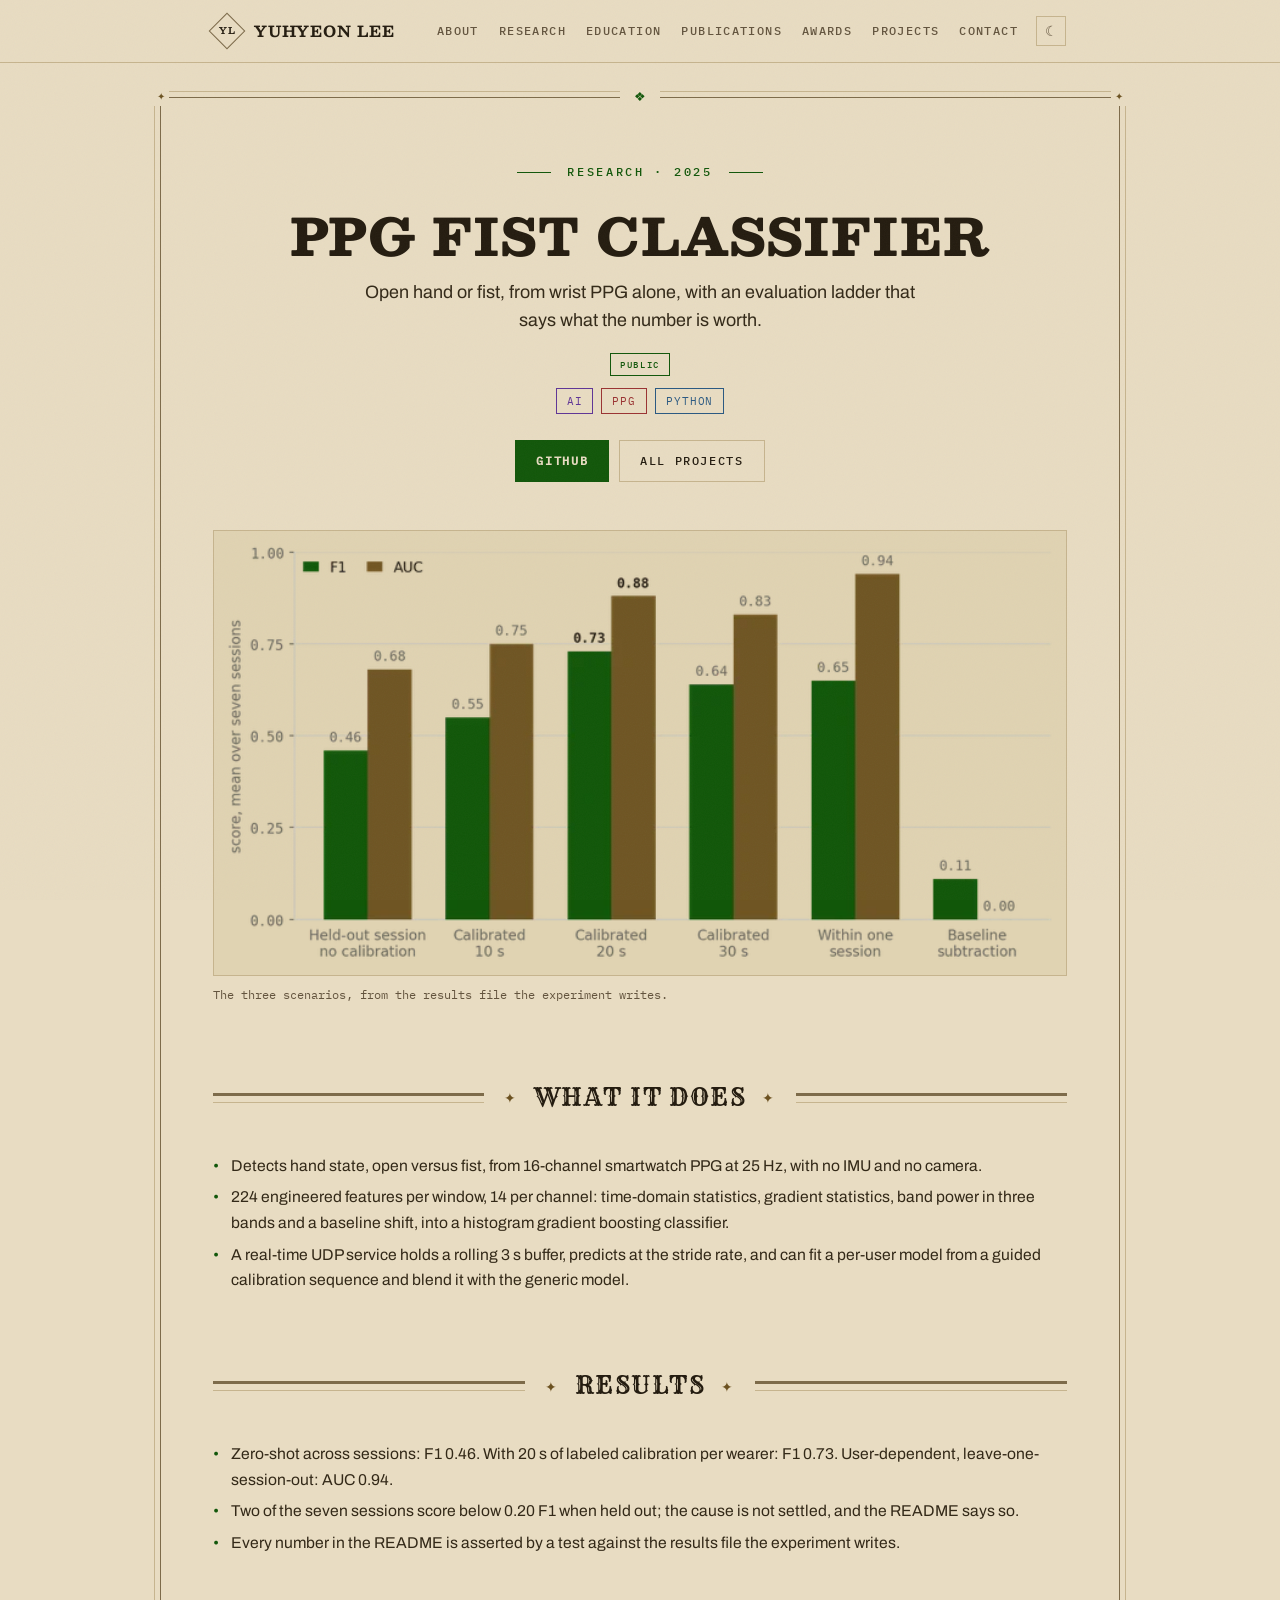
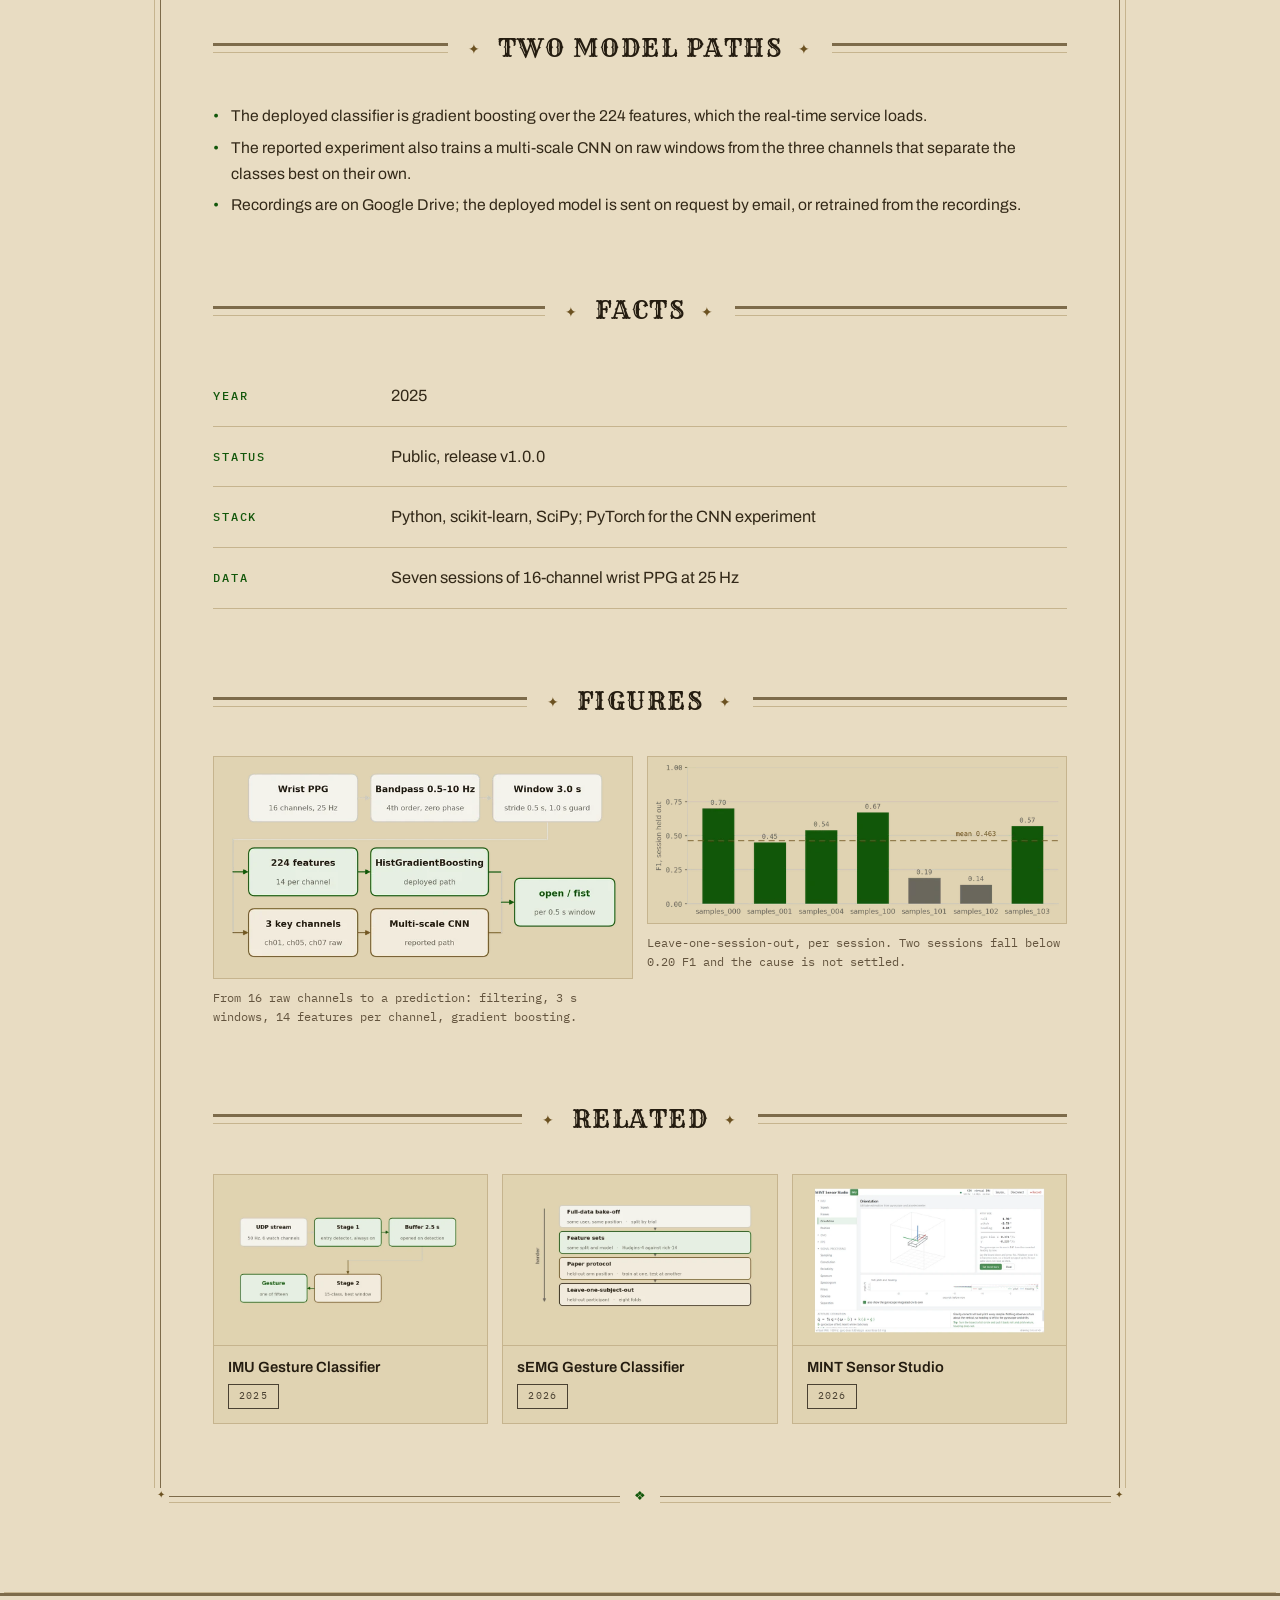
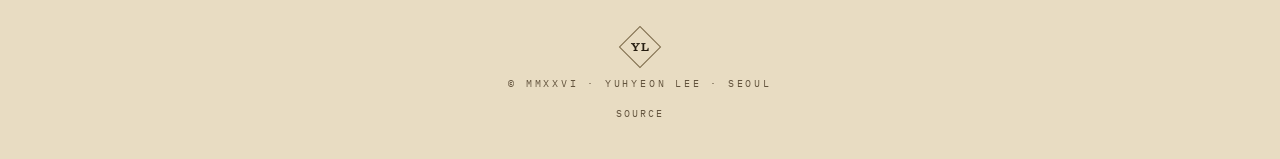
<file: projects/ppg-fist-classifier/index.html>
<!DOCTYPE html>
<html lang="en">
<head>
  <meta charset="UTF-8">
  <meta name="viewport" content="width=device-width, initial-scale=1.0">
  <title>PPG Fist Classifier — Yuhyeon Lee</title>
  <meta name="description" content="Open hand or clenched fist from 16-channel wrist PPG alone, with a real-time UDP service and a twenty-second per-user calibration.">
  <meta name="author" content="Yuhyeon Lee">
  <meta name="theme-color" content="#0c0d0b">
  <link rel="canonical" href="https://blueion0612.github.io/projects/ppg-fist-classifier/">

  <meta property="og:type" content="article">
  <meta property="og:site_name" content="Yuhyeon Lee">
  <meta property="og:locale" content="en_US">
  <meta property="og:title" content="PPG Fist Classifier — Yuhyeon Lee">
  <meta property="og:description" content="Open hand or clenched fist from 16-channel wrist PPG alone, with a real-time UDP service and a twenty-second per-user calibration.">
  <meta property="og:url" content="https://blueion0612.github.io/projects/ppg-fist-classifier/">
  <meta property="og:image" content="https://blueion0612.github.io/assets/projects/og/ppg-fist-classifier.png">
  <meta property="og:image:type" content="image/png">
  <meta property="og:image:width" content="1200">
  <meta property="og:image:height" content="630">
  <meta property="og:image:alt" content="PPG Fist Classifier — Open hand or clenched fist from 16-channel wrist PPG alone, with a real-time UDP service and a twenty-second per-user calibration.">
  <meta name="twitter:card" content="summary_large_image">

  <link rel="icon" href="../../assets/favicon.svg" type="image/svg+xml">
  <link rel="icon" href="../../favicon.ico" sizes="16x16 32x32 48x48">
  <link rel="apple-touch-icon" href="../../assets/apple-touch-icon.png">

  <link rel="preload" href="../../assets/fonts/besley-core.woff2" as="font" type="font/woff2" crossorigin>
  <link rel="preload" href="../../assets/fonts/ibmplexmono-400.woff2" as="font" type="font/woff2" crossorigin>
  <link rel="preload" href="../../assets/fonts/archivo-core.woff2" as="font" type="font/woff2" crossorigin>
  <link rel="stylesheet" href="../../assets/style.css?v=28">
  <script>
    try {
      var t = localStorage.getItem('theme');
      if (t === 'day' || (!t && window.matchMedia('(prefers-color-scheme: light)').matches)) {
        document.documentElement.setAttribute('data-theme', 'day');
        document.querySelector('meta[name="theme-color"]').setAttribute('content', '#e8dcc2');
      }
    } catch (e) {}
  </script>
</head>
<body>

<a class="skip-link" href="#top">Skip to content</a>
<div class="grain" aria-hidden="true"></div>

<nav class="nav" aria-label="Primary">
  <div class="nav-inner">
    <a class="nav-brand" href="../../">
      <span class="mark" aria-hidden="true"><span>YL</span></span>
      <span class="nav-name">Yuhyeon Lee</span>
    </a>
    <div class="nav-links">
      <a href="../../#about">About</a>
      <a href="../../#research">Research</a>
      <a href="../../#education">Education</a>
      <a href="../../#publications">Publications</a>
      <a href="../../#awards">Awards</a>
      <a href="../../#projects">Projects</a>
      <a href="../../#contact">Contact</a>
    </div>
    <details class="nav-menu">
      <summary>Menu</summary>
      <div class="nav-menu-panel">
        <a href="../../#about">About</a>
        <a href="../../#research">Research</a>
        <a href="../../#education">Education</a>
        <a href="../../#publications">Publications</a>
        <a href="../../#awards">Awards</a>
        <a href="../../#projects">Projects</a>
        <a href="../../#contact">Contact</a>
      </div>
    </details>
    <button class="theme-toggle" type="button" aria-label="Switch to day mode">&#9728;</button>
  </div>
</nav>

<main id="top" class="project-page">

  <div class="frame-tacks" aria-hidden="true"><span>&#10022;</span><span>&#10022;</span><span>&#10022;</span><span>&#10022;</span></div>

  <header class="project-hero">
    <p class="hero-kicker">Research &middot; 2025</p>
    <h1>PPG Fist Classifier</h1>
    <p class="project-lede">Open hand or fist, from wrist PPG alone, with an evaluation ladder that says what the number is worth.</p>
    <div class="tile-meta project-hero-meta">
      <span class="tag vis-public">Public</span>
    </div>
    <div class="chips project-hero-chips"><span class="chip kw-ai">AI</span><span class="chip chip-mod mod-ppg">PPG</span><span class="chip kw-py">Python</span></div>
    <div class="hero-links">
      <a class="btn btn-primary" href="https://github.com/blueion0612/PPG_Fist_Classifier" target="_blank" rel="noopener">GitHub</a> <a class="btn" href="../../#projects">All projects</a>
    </div>
  </header>

  <figure class="project-figure project-figure-hero"><picture><source media="(prefers-color-scheme: dark)" srcset="../../assets/projects/ppg-fist-classifier-hero-dark-700.webp 700w, ../../assets/projects/ppg-fist-classifier-hero-dark-1000.webp 1000w, ../../assets/projects/ppg-fist-classifier-hero-dark.webp 1366w" sizes="(max-width: 760px) calc(100vw - 66px), (max-width: 992px) calc(100vw - 138px), 854px" data-dark><img src="../../assets/projects/ppg-fist-classifier-hero.webp" srcset="../../assets/projects/ppg-fist-classifier-hero-700.webp 700w, ../../assets/projects/ppg-fist-classifier-hero-1000.webp 1000w, ../../assets/projects/ppg-fist-classifier-hero.webp 1366w" sizes="(max-width: 760px) calc(100vw - 66px), (max-width: 992px) calc(100vw - 138px), 854px" alt="Three evaluation scenarios side by side: zero-shot across sessions, twenty seconds of calibration, and user-dependent leave-one-session-out" width="1366" height="712" fetchpriority="high" decoding="async"></picture><figcaption>The three scenarios, from the results file the experiment writes.</figcaption></figure>

  <section class="detail">
    <div class="section-head"><h2>What it does</h2></div>
    <ul class="project-points">
        <li>Detects hand state, open versus fist, from 16-channel smartwatch PPG at 25 Hz, with no IMU and no camera.</li>
        <li>224 engineered features per window, 14 per channel: time-domain statistics, gradient statistics, band power in three bands and a baseline shift, into a histogram gradient boosting classifier.</li>
        <li>A real-time UDP service holds a rolling 3 s buffer, predicts at the stride rate, and can fit a per-user model from a guided calibration sequence and blend it with the generic model.</li>
    </ul>
  </section>

  <section class="detail">
    <div class="section-head"><h2>Results</h2></div>
    <ul class="project-points">
        <li>Zero-shot across sessions: F1 0.46. With 20 s of labeled calibration per wearer: F1 0.73. User-dependent, leave-one-session-out: AUC 0.94.</li>
        <li>Two of the seven sessions score below 0.20 F1 when held out; the cause is not settled, and the README says so.</li>
        <li>Every number in the README is asserted by a test against the results file the experiment writes.</li>
    </ul>
  </section>

  <section class="detail">
    <div class="section-head"><h2>Two model paths</h2></div>
    <ul class="project-points">
        <li>The deployed classifier is gradient boosting over the 224 features, which the real-time service loads.</li>
        <li>The reported experiment also trains a multi-scale CNN on raw windows from the three channels that separate the classes best on their own.</li>
        <li>Recordings are on Google Drive; the deployed model is sent on request by email, or retrained from the recordings.</li>
    </ul>
  </section>

  <section class="detail">
    <div class="section-head"><h2>Facts</h2></div>
    <dl class="facts">
      <div class="fact"><dt>Year</dt><dd>2025</dd></div>
      <div class="fact"><dt>Status</dt><dd>Public, release v1.0.0</dd></div>
      <div class="fact"><dt>Stack</dt><dd>Python, scikit-learn, SciPy; PyTorch for the CNN experiment</dd></div>
      <div class="fact"><dt>Data</dt><dd>Seven sessions of 16-channel wrist PPG at 25 Hz</dd></div>
    </dl>
  </section>

  <section class="detail">
    <div class="section-head"><h2>Figures</h2></div>
    <div class="figure-grid">
      <figure class="project-figure"><picture><source media="(prefers-color-scheme: dark)" srcset="../../assets/projects/ppg-fist-classifier-pipeline-dark-700.webp 700w, ../../assets/projects/ppg-fist-classifier-pipeline-dark-1000.webp 1000w, ../../assets/projects/ppg-fist-classifier-pipeline-dark.webp 1263w" sizes="(max-width: 760px) calc(100vw - 66px), (max-width: 992px) calc(50vw - 76px), 420px" data-dark><img src="../../assets/projects/ppg-fist-classifier-pipeline.webp" srcset="../../assets/projects/ppg-fist-classifier-pipeline-700.webp 700w, ../../assets/projects/ppg-fist-classifier-pipeline-1000.webp 1000w, ../../assets/projects/ppg-fist-classifier-pipeline.webp 1263w" sizes="(max-width: 760px) calc(100vw - 66px), (max-width: 992px) calc(50vw - 76px), 420px" alt="The pipeline from raw channels through filtering, windowing and 224 features to the classifier" width="1263" height="666" loading="lazy" decoding="async"></picture><figcaption>From 16 raw channels to a prediction: filtering, 3 s windows, 14 features per channel, gradient boosting.</figcaption></figure>
      <figure class="project-figure"><picture><source media="(prefers-color-scheme: dark)" srcset="../../assets/projects/ppg-fist-classifier-sessions-dark-700.webp 700w, ../../assets/projects/ppg-fist-classifier-sessions-dark-1000.webp 1000w, ../../assets/projects/ppg-fist-classifier-sessions-dark.webp 1366w" sizes="(max-width: 760px) calc(100vw - 66px), (max-width: 992px) calc(50vw - 76px), 420px" data-dark><img src="../../assets/projects/ppg-fist-classifier-sessions.webp" srcset="../../assets/projects/ppg-fist-classifier-sessions-700.webp 700w, ../../assets/projects/ppg-fist-classifier-sessions-1000.webp 1000w, ../../assets/projects/ppg-fist-classifier-sessions.webp 1366w" sizes="(max-width: 760px) calc(100vw - 66px), (max-width: 992px) calc(50vw - 76px), 420px" alt="Per-session leave-one-session-out scores, two of seven sessions far below the rest" width="1366" height="542" loading="lazy" decoding="async"></picture><figcaption>Leave-one-session-out, per session. Two sessions fall below 0.20 F1 and the cause is not settled.</figcaption></figure>
    </div>
  </section>

  <section class="detail">
    <div class="section-head"><h2>Related</h2></div>
    <ul class="tiles tiles-small">
      <li><a class="tile tile-small" href="../../projects/imu-gesture-classifier/"><picture><source media="(prefers-color-scheme: dark)" srcset="../../assets/projects/imu-gesture-classifier.webp" data-dark><img src="../../assets/projects/imu-gesture-classifier-day.webp" class="tile-thumb" width="800" height="500" loading="lazy" decoding="async" alt=""></picture><div class="tile-body"><h3 class="tile-title">IMU Gesture Classifier</h3><div class="tile-meta"><span class="project-year">2025</span></div></div></a></li>
      <li><a class="tile tile-small" href="../../projects/semg-gesture-classifier/"><picture><source media="(prefers-color-scheme: dark)" srcset="../../assets/projects/semg-gesture-classifier.webp" data-dark><img src="../../assets/projects/semg-gesture-classifier-day.webp" class="tile-thumb" width="800" height="500" loading="lazy" decoding="async" alt=""></picture><div class="tile-body"><h3 class="tile-title">sEMG Gesture Classifier</h3><div class="tile-meta"><span class="project-year">2026</span></div></div></a></li>
      <li><a class="tile tile-small" href="../../projects/mint-sensor-studio/"><picture><source media="(prefers-color-scheme: dark)" srcset="../../assets/projects/mint-sensor-studio.webp" data-dark><img src="../../assets/projects/mint-sensor-studio-day.webp" class="tile-thumb" width="800" height="500" loading="lazy" decoding="async" alt=""></picture><div class="tile-body"><h3 class="tile-title">MINT Sensor Studio</h3><div class="tile-meta"><span class="project-year">2026</span></div></div></a></li>
    </ul>
  </section>

</main>

<footer>
  <div class="footer-inner">
    <span class="mark mark-footer" aria-hidden="true"><span>YL</span></span>
    <span class="footer-line">&copy; MMXXVI &middot; Yuhyeon Lee &middot; Seoul</span>
    <a class="footer-src" href="https://github.com/blueion0612/blueion0612.github.io" target="_blank" rel="noopener">Source</a>
  </div>
</footer>

<script src="../../assets/site.js" defer></script>

</body>
</html>
</file>
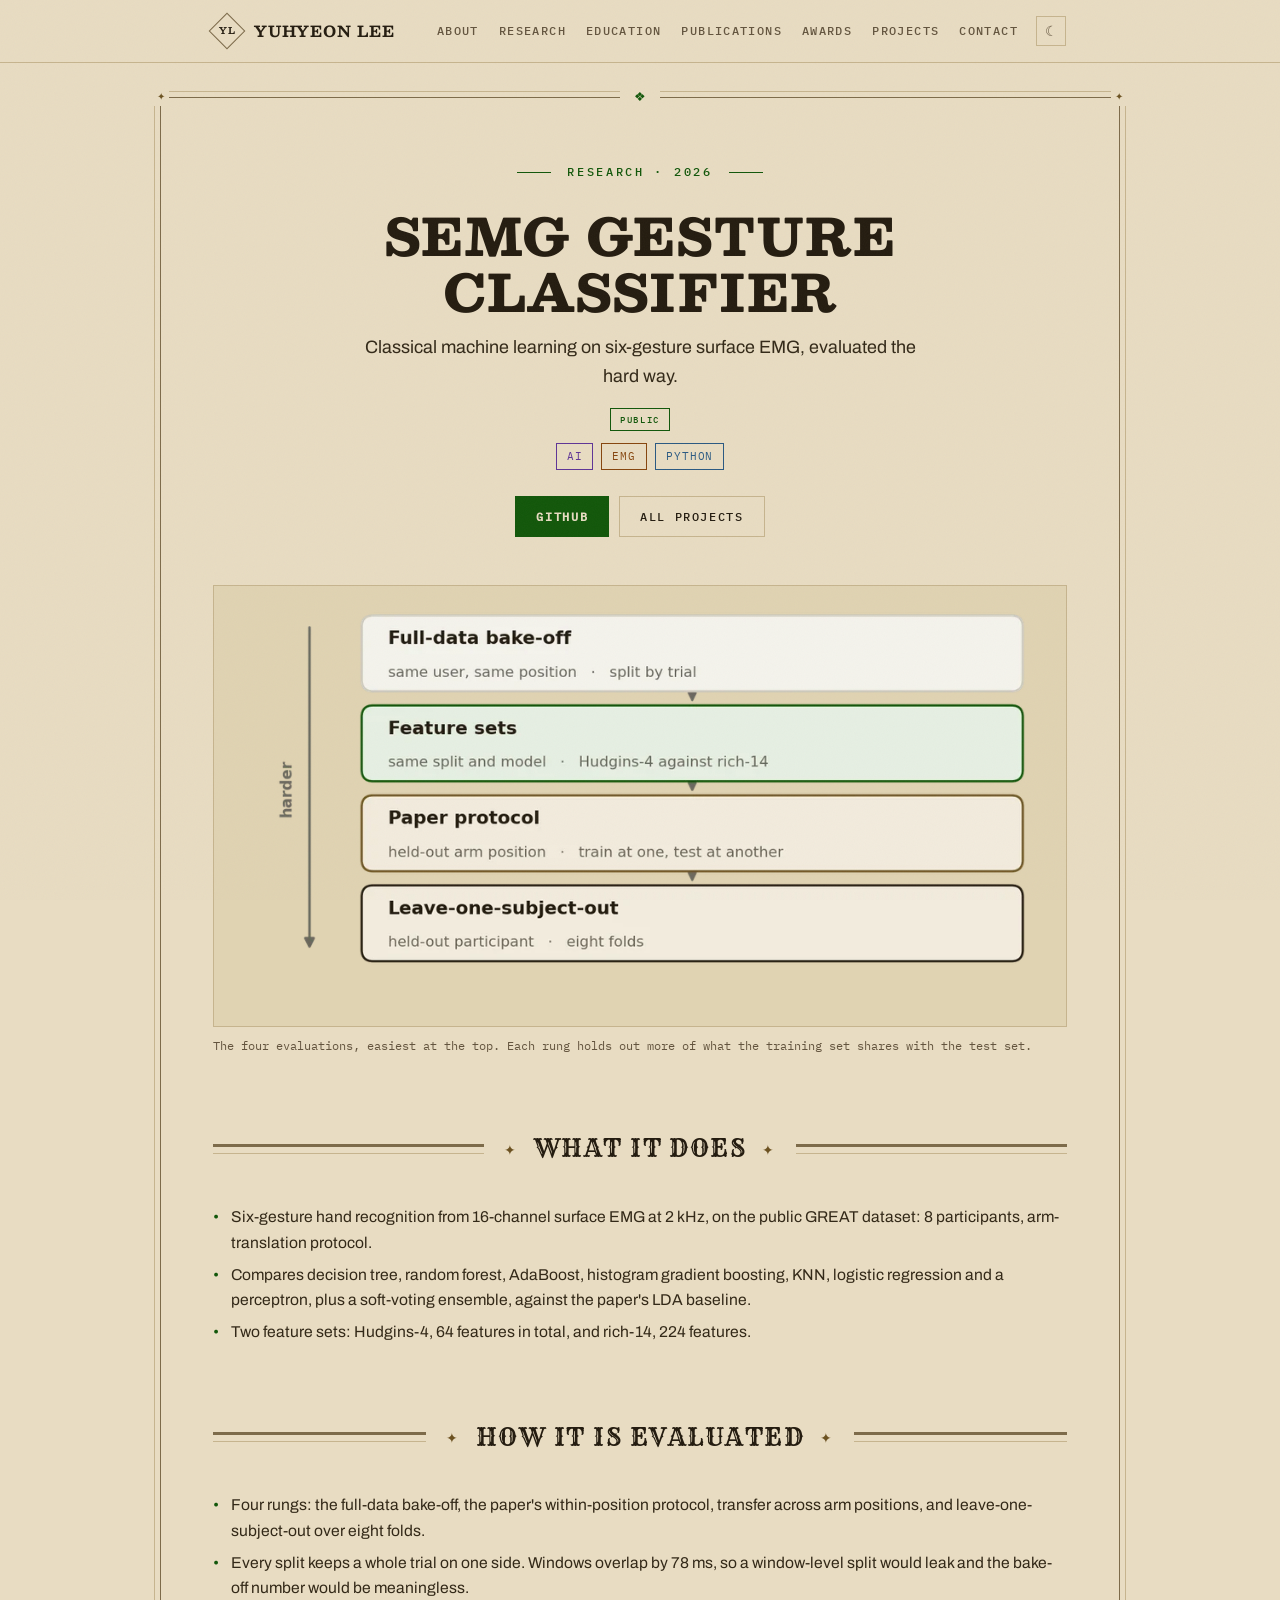
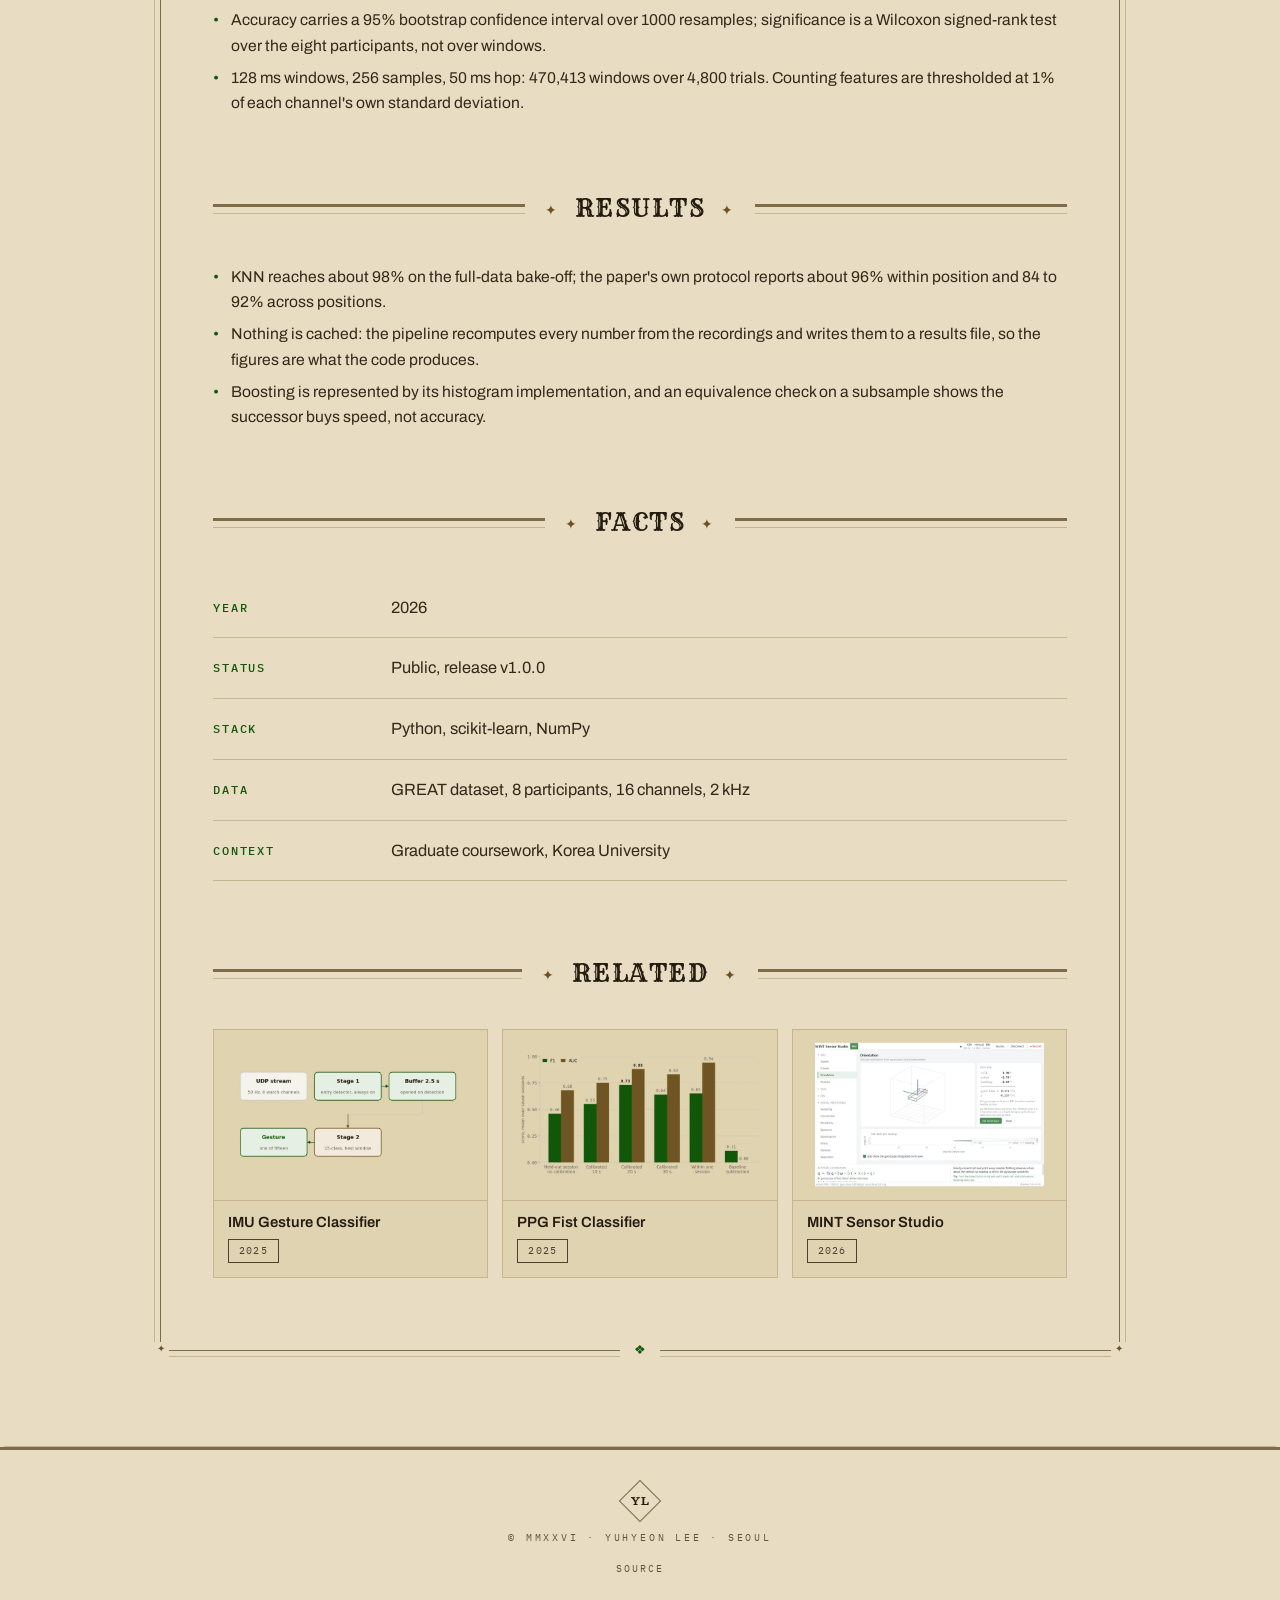
<file: projects/semg-gesture-classifier/index.html>
<!DOCTYPE html>
<html lang="en">
<head>
  <meta charset="UTF-8">
  <meta name="viewport" content="width=device-width, initial-scale=1.0">
  <title>sEMG Gesture Classifier — Yuhyeon Lee</title>
  <meta name="description" content="Six-gesture surface EMG on the public GREAT dataset: classical models judged as the evaluation stops sharing users, positions and sessions with training.">
  <meta name="author" content="Yuhyeon Lee">
  <meta name="theme-color" content="#0c0d0b">
  <link rel="canonical" href="https://blueion0612.github.io/projects/semg-gesture-classifier/">

  <meta property="og:type" content="article">
  <meta property="og:site_name" content="Yuhyeon Lee">
  <meta property="og:locale" content="en_US">
  <meta property="og:title" content="sEMG Gesture Classifier — Yuhyeon Lee">
  <meta property="og:description" content="Six-gesture surface EMG on the public GREAT dataset: classical models judged as the evaluation stops sharing users, positions and sessions with training.">
  <meta property="og:url" content="https://blueion0612.github.io/projects/semg-gesture-classifier/">
  <meta property="og:image" content="https://blueion0612.github.io/assets/projects/og/semg-gesture-classifier.png">
  <meta property="og:image:type" content="image/png">
  <meta property="og:image:width" content="1200">
  <meta property="og:image:height" content="630">
  <meta property="og:image:alt" content="sEMG Gesture Classifier — Six-gesture surface EMG on the public GREAT dataset: classical models judged as the evaluation stops sharing users, positions and sessions with training.">
  <meta name="twitter:card" content="summary_large_image">

  <link rel="icon" href="../../assets/favicon.svg" type="image/svg+xml">
  <link rel="icon" href="../../favicon.ico" sizes="16x16 32x32 48x48">
  <link rel="apple-touch-icon" href="../../assets/apple-touch-icon.png">

  <link rel="preload" href="../../assets/fonts/besley-core.woff2" as="font" type="font/woff2" crossorigin>
  <link rel="preload" href="../../assets/fonts/ibmplexmono-400.woff2" as="font" type="font/woff2" crossorigin>
  <link rel="preload" href="../../assets/fonts/archivo-core.woff2" as="font" type="font/woff2" crossorigin>
  <link rel="stylesheet" href="../../assets/style.css?v=28">
  <script>
    try {
      var t = localStorage.getItem('theme');
      if (t === 'day' || (!t && window.matchMedia('(prefers-color-scheme: light)').matches)) {
        document.documentElement.setAttribute('data-theme', 'day');
        document.querySelector('meta[name="theme-color"]').setAttribute('content', '#e8dcc2');
      }
    } catch (e) {}
  </script>
</head>
<body>

<a class="skip-link" href="#top">Skip to content</a>
<div class="grain" aria-hidden="true"></div>

<nav class="nav" aria-label="Primary">
  <div class="nav-inner">
    <a class="nav-brand" href="../../">
      <span class="mark" aria-hidden="true"><span>YL</span></span>
      <span class="nav-name">Yuhyeon Lee</span>
    </a>
    <div class="nav-links">
      <a href="../../#about">About</a>
      <a href="../../#research">Research</a>
      <a href="../../#education">Education</a>
      <a href="../../#publications">Publications</a>
      <a href="../../#awards">Awards</a>
      <a href="../../#projects">Projects</a>
      <a href="../../#contact">Contact</a>
    </div>
    <details class="nav-menu">
      <summary>Menu</summary>
      <div class="nav-menu-panel">
        <a href="../../#about">About</a>
        <a href="../../#research">Research</a>
        <a href="../../#education">Education</a>
        <a href="../../#publications">Publications</a>
        <a href="../../#awards">Awards</a>
        <a href="../../#projects">Projects</a>
        <a href="../../#contact">Contact</a>
      </div>
    </details>
    <button class="theme-toggle" type="button" aria-label="Switch to day mode">&#9728;</button>
  </div>
</nav>

<main id="top" class="project-page">

  <div class="frame-tacks" aria-hidden="true"><span>&#10022;</span><span>&#10022;</span><span>&#10022;</span><span>&#10022;</span></div>

  <header class="project-hero">
    <p class="hero-kicker">Research &middot; 2026</p>
    <h1>sEMG Gesture Classifier</h1>
    <p class="project-lede">Classical machine learning on six-gesture surface EMG, evaluated the hard way.</p>
    <div class="tile-meta project-hero-meta">
      <span class="tag vis-public">Public</span>
    </div>
    <div class="chips project-hero-chips"><span class="chip kw-ai">AI</span><span class="chip chip-mod mod-emg">EMG</span><span class="chip kw-py">Python</span></div>
    <div class="hero-links">
      <a class="btn btn-primary" href="https://github.com/blueion0612/sEMG_Gesture_Classifier" target="_blank" rel="noopener">GitHub</a> <a class="btn" href="../../#projects">All projects</a>
    </div>
  </header>

  <figure class="project-figure project-figure-hero"><picture><source media="(prefers-color-scheme: dark)" srcset="../../assets/projects/semg-gesture-classifier-hero-dark-700.webp 700w, ../../assets/projects/semg-gesture-classifier-hero-dark-1000.webp 1000w, ../../assets/projects/semg-gesture-classifier-hero-dark.webp 1263w" sizes="(max-width: 760px) calc(100vw - 66px), (max-width: 992px) calc(100vw - 138px), 854px" data-dark><img src="../../assets/projects/semg-gesture-classifier-hero.webp" srcset="../../assets/projects/semg-gesture-classifier-hero-700.webp 700w, ../../assets/projects/semg-gesture-classifier-hero-1000.webp 1000w, ../../assets/projects/semg-gesture-classifier-hero.webp 1263w" sizes="(max-width: 760px) calc(100vw - 66px), (max-width: 992px) calc(100vw - 138px), 854px" alt="The evaluation ladder: four rungs from the full-data bake-off down to leave-one-subject-out, each holding out more of what training and test share" width="1263" height="653" fetchpriority="high" decoding="async"></picture><figcaption>The four evaluations, easiest at the top. Each rung holds out more of what the training set shares with the test set.</figcaption></figure>

  <section class="detail">
    <div class="section-head"><h2>What it does</h2></div>
    <ul class="project-points">
        <li>Six-gesture hand recognition from 16-channel surface EMG at 2 kHz, on the public GREAT dataset: 8 participants, arm-translation protocol.</li>
        <li>Compares decision tree, random forest, AdaBoost, histogram gradient boosting, KNN, logistic regression and a perceptron, plus a soft-voting ensemble, against the paper&#x27;s LDA baseline.</li>
        <li>Two feature sets: Hudgins-4, 64 features in total, and rich-14, 224 features.</li>
    </ul>
  </section>

  <section class="detail">
    <div class="section-head"><h2>How it is evaluated</h2></div>
    <ul class="project-points">
        <li>Four rungs: the full-data bake-off, the paper&#x27;s within-position protocol, transfer across arm positions, and leave-one-subject-out over eight folds.</li>
        <li>Every split keeps a whole trial on one side. Windows overlap by 78 ms, so a window-level split would leak and the bake-off number would be meaningless.</li>
        <li>Accuracy carries a 95% bootstrap confidence interval over 1000 resamples; significance is a Wilcoxon signed-rank test over the eight participants, not over windows.</li>
        <li>128 ms windows, 256 samples, 50 ms hop: 470,413 windows over 4,800 trials. Counting features are thresholded at 1% of each channel&#x27;s own standard deviation.</li>
    </ul>
  </section>

  <section class="detail">
    <div class="section-head"><h2>Results</h2></div>
    <ul class="project-points">
        <li>KNN reaches about 98% on the full-data bake-off; the paper&#x27;s own protocol reports about 96% within position and 84 to 92% across positions.</li>
        <li>Nothing is cached: the pipeline recomputes every number from the recordings and writes them to a results file, so the figures are what the code produces.</li>
        <li>Boosting is represented by its histogram implementation, and an equivalence check on a subsample shows the successor buys speed, not accuracy.</li>
    </ul>
  </section>

  <section class="detail">
    <div class="section-head"><h2>Facts</h2></div>
    <dl class="facts">
      <div class="fact"><dt>Year</dt><dd>2026</dd></div>
      <div class="fact"><dt>Status</dt><dd>Public, release v1.0.0</dd></div>
      <div class="fact"><dt>Stack</dt><dd>Python, scikit-learn, NumPy</dd></div>
      <div class="fact"><dt>Data</dt><dd>GREAT dataset, 8 participants, 16 channels, 2 kHz</dd></div>
      <div class="fact"><dt>Context</dt><dd>Graduate coursework, Korea University</dd></div>
    </dl>
  </section>



  <section class="detail">
    <div class="section-head"><h2>Related</h2></div>
    <ul class="tiles tiles-small">
      <li><a class="tile tile-small" href="../../projects/imu-gesture-classifier/"><picture><source media="(prefers-color-scheme: dark)" srcset="../../assets/projects/imu-gesture-classifier.webp" data-dark><img src="../../assets/projects/imu-gesture-classifier-day.webp" class="tile-thumb" width="800" height="500" loading="lazy" decoding="async" alt=""></picture><div class="tile-body"><h3 class="tile-title">IMU Gesture Classifier</h3><div class="tile-meta"><span class="project-year">2025</span></div></div></a></li>
      <li><a class="tile tile-small" href="../../projects/ppg-fist-classifier/"><picture><source media="(prefers-color-scheme: dark)" srcset="../../assets/projects/ppg-fist-classifier.webp" data-dark><img src="../../assets/projects/ppg-fist-classifier-day.webp" class="tile-thumb" width="800" height="500" loading="lazy" decoding="async" alt=""></picture><div class="tile-body"><h3 class="tile-title">PPG Fist Classifier</h3><div class="tile-meta"><span class="project-year">2025</span></div></div></a></li>
      <li><a class="tile tile-small" href="../../projects/mint-sensor-studio/"><picture><source media="(prefers-color-scheme: dark)" srcset="../../assets/projects/mint-sensor-studio.webp" data-dark><img src="../../assets/projects/mint-sensor-studio-day.webp" class="tile-thumb" width="800" height="500" loading="lazy" decoding="async" alt=""></picture><div class="tile-body"><h3 class="tile-title">MINT Sensor Studio</h3><div class="tile-meta"><span class="project-year">2026</span></div></div></a></li>
    </ul>
  </section>

</main>

<footer>
  <div class="footer-inner">
    <span class="mark mark-footer" aria-hidden="true"><span>YL</span></span>
    <span class="footer-line">&copy; MMXXVI &middot; Yuhyeon Lee &middot; Seoul</span>
    <a class="footer-src" href="https://github.com/blueion0612/blueion0612.github.io" target="_blank" rel="noopener">Source</a>
  </div>
</footer>

<script src="../../assets/site.js" defer></script>

</body>
</html>
</file>
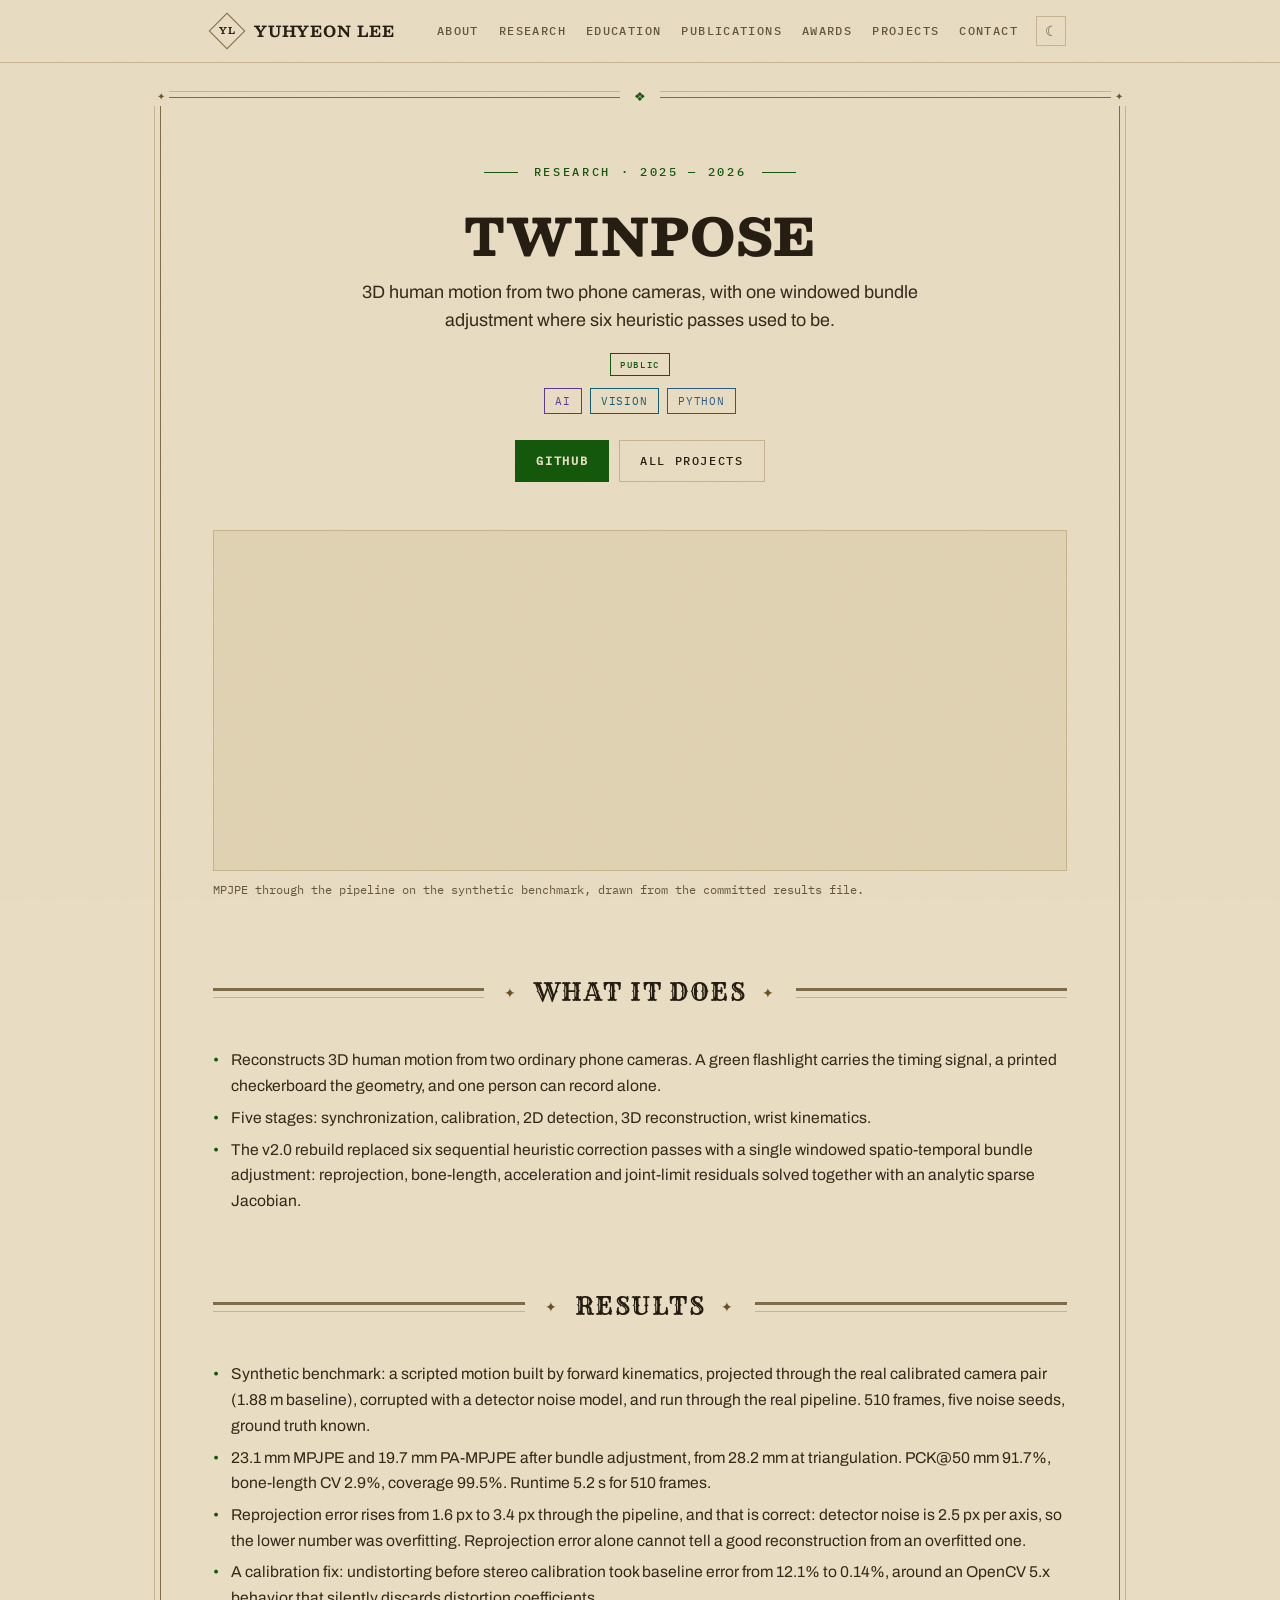
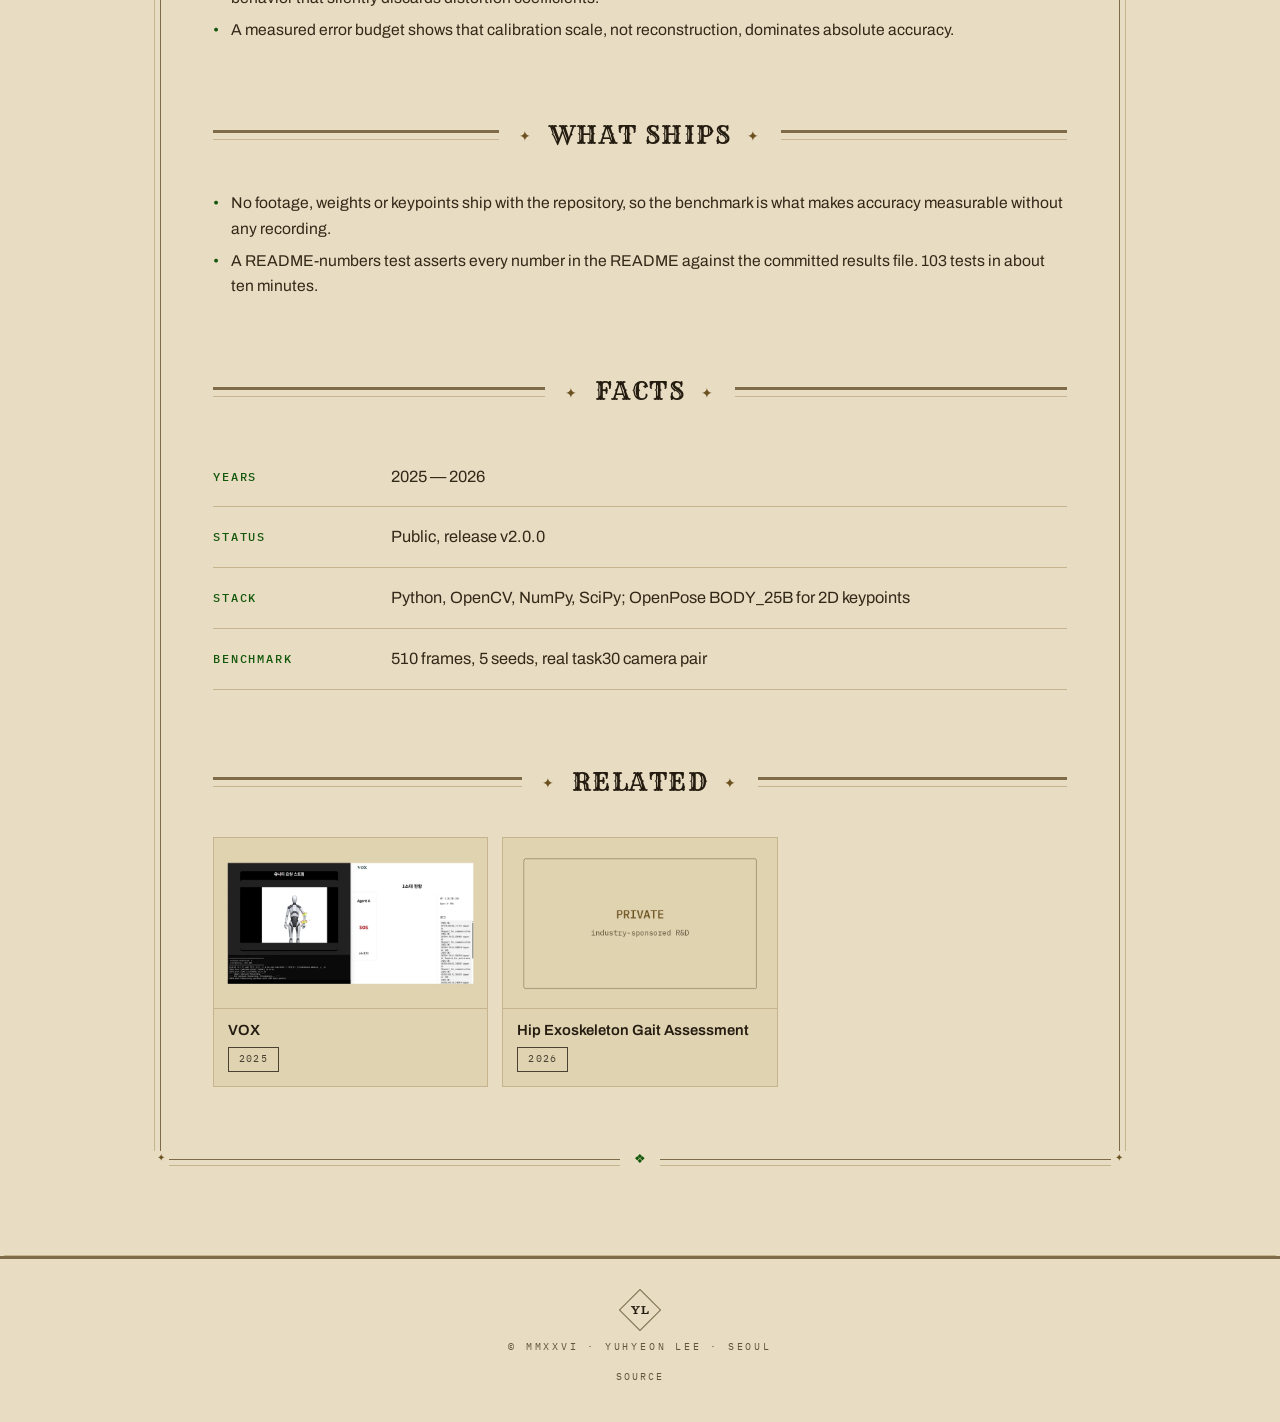
<file: projects/twinpose/index.html>
<!DOCTYPE html>
<html lang="en">
<head>
  <meta charset="UTF-8">
  <meta name="viewport" content="width=device-width, initial-scale=1.0">
  <title>TwinPose — Yuhyeon Lee</title>
  <meta name="description" content="3D human motion from two ordinary phone cameras, synchronized by a flashlight and calibrated by a printed checkerboard; no sync hardware, no suit.">
  <meta name="author" content="Yuhyeon Lee">
  <meta name="theme-color" content="#0c0d0b">
  <link rel="canonical" href="https://blueion0612.github.io/projects/twinpose/">

  <meta property="og:type" content="article">
  <meta property="og:site_name" content="Yuhyeon Lee">
  <meta property="og:locale" content="en_US">
  <meta property="og:title" content="TwinPose — Yuhyeon Lee">
  <meta property="og:description" content="3D human motion from two ordinary phone cameras, synchronized by a flashlight and calibrated by a printed checkerboard; no sync hardware, no suit.">
  <meta property="og:url" content="https://blueion0612.github.io/projects/twinpose/">
  <meta property="og:image" content="https://blueion0612.github.io/assets/projects/og/twinpose.png">
  <meta property="og:image:type" content="image/png">
  <meta property="og:image:width" content="1200">
  <meta property="og:image:height" content="630">
  <meta property="og:image:alt" content="TwinPose — 3D human motion from two ordinary phone cameras, synchronized by a flashlight and calibrated by a printed checkerboard; no sync hardware, no suit.">
  <meta name="twitter:card" content="summary_large_image">

  <link rel="icon" href="../../assets/favicon.svg" type="image/svg+xml">
  <link rel="icon" href="../../favicon.ico" sizes="16x16 32x32 48x48">
  <link rel="apple-touch-icon" href="../../assets/apple-touch-icon.png">

  <link rel="preload" href="../../assets/fonts/besley-core.woff2" as="font" type="font/woff2" crossorigin>
  <link rel="preload" href="../../assets/fonts/ibmplexmono-400.woff2" as="font" type="font/woff2" crossorigin>
  <link rel="preload" href="../../assets/fonts/archivo-core.woff2" as="font" type="font/woff2" crossorigin>
  <link rel="stylesheet" href="../../assets/style.css?v=28">
  <script>
    try {
      var t = localStorage.getItem('theme');
      if (t === 'day' || (!t && window.matchMedia('(prefers-color-scheme: light)').matches)) {
        document.documentElement.setAttribute('data-theme', 'day');
        document.querySelector('meta[name="theme-color"]').setAttribute('content', '#e8dcc2');
      }
    } catch (e) {}
  </script>
</head>
<body>

<a class="skip-link" href="#top">Skip to content</a>
<div class="grain" aria-hidden="true"></div>

<nav class="nav" aria-label="Primary">
  <div class="nav-inner">
    <a class="nav-brand" href="../../">
      <span class="mark" aria-hidden="true"><span>YL</span></span>
      <span class="nav-name">Yuhyeon Lee</span>
    </a>
    <div class="nav-links">
      <a href="../../#about">About</a>
      <a href="../../#research">Research</a>
      <a href="../../#education">Education</a>
      <a href="../../#publications">Publications</a>
      <a href="../../#awards">Awards</a>
      <a href="../../#projects">Projects</a>
      <a href="../../#contact">Contact</a>
    </div>
    <details class="nav-menu">
      <summary>Menu</summary>
      <div class="nav-menu-panel">
        <a href="../../#about">About</a>
        <a href="../../#research">Research</a>
        <a href="../../#education">Education</a>
        <a href="../../#publications">Publications</a>
        <a href="../../#awards">Awards</a>
        <a href="../../#projects">Projects</a>
        <a href="../../#contact">Contact</a>
      </div>
    </details>
    <button class="theme-toggle" type="button" aria-label="Switch to day mode">&#9728;</button>
  </div>
</nav>

<main id="top" class="project-page">

  <div class="frame-tacks" aria-hidden="true"><span>&#10022;</span><span>&#10022;</span><span>&#10022;</span><span>&#10022;</span></div>

  <header class="project-hero">
    <p class="hero-kicker">Research &middot; 2025 — 2026</p>
    <h1>TwinPose</h1>
    <p class="project-lede">3D human motion from two phone cameras, with one windowed bundle adjustment where six heuristic passes used to be.</p>
    <div class="tile-meta project-hero-meta">
      <span class="tag vis-public">Public</span>
    </div>
    <div class="chips project-hero-chips"><span class="chip kw-ai">AI</span><span class="chip chip-mod mod-vis">Vision</span><span class="chip kw-py">Python</span></div>
    <div class="hero-links">
      <a class="btn btn-primary" href="https://github.com/blueion0612/TwinPose" target="_blank" rel="noopener">GitHub</a> <a class="btn" href="../../#projects">All projects</a>
    </div>
  </header>

  <figure class="project-figure project-figure-hero"><picture><source media="(prefers-color-scheme: dark)" srcset="../../assets/projects/twinpose-hero-dark-700.webp 700w, ../../assets/projects/twinpose-hero-dark-1000.webp 1000w, ../../assets/projects/twinpose-hero-dark.webp 1400w" sizes="(max-width: 760px) calc(100vw - 66px), (max-width: 992px) calc(100vw - 138px), 854px" data-dark><img src="../../assets/projects/twinpose-hero.webp" srcset="../../assets/projects/twinpose-hero-700.webp 700w, ../../assets/projects/twinpose-hero-1000.webp 1000w, ../../assets/projects/twinpose-hero.webp 1400w" sizes="(max-width: 760px) calc(100vw - 66px), (max-width: 992px) calc(100vw - 138px), 854px" alt="Accuracy across the three pipeline stages: triangulation, single-view bootstrap and bundle adjustment, with the noise-free upper bound" width="1400" height="557" fetchpriority="high" decoding="async"></picture><figcaption>MPJPE through the pipeline on the synthetic benchmark, drawn from the committed results file.</figcaption></figure>

  <section class="detail">
    <div class="section-head"><h2>What it does</h2></div>
    <ul class="project-points">
        <li>Reconstructs 3D human motion from two ordinary phone cameras. A green flashlight carries the timing signal, a printed checkerboard the geometry, and one person can record alone.</li>
        <li>Five stages: synchronization, calibration, 2D detection, 3D reconstruction, wrist kinematics.</li>
        <li>The v2.0 rebuild replaced six sequential heuristic correction passes with a single windowed spatio-temporal bundle adjustment: reprojection, bone-length, acceleration and joint-limit residuals solved together with an analytic sparse Jacobian.</li>
    </ul>
  </section>

  <section class="detail">
    <div class="section-head"><h2>Results</h2></div>
    <ul class="project-points">
        <li>Synthetic benchmark: a scripted motion built by forward kinematics, projected through the real calibrated camera pair (1.88 m baseline), corrupted with a detector noise model, and run through the real pipeline. 510 frames, five noise seeds, ground truth known.</li>
        <li>23.1 mm MPJPE and 19.7 mm PA-MPJPE after bundle adjustment, from 28.2 mm at triangulation. PCK@50 mm 91.7%, bone-length CV 2.9%, coverage 99.5%. Runtime 5.2 s for 510 frames.</li>
        <li>Reprojection error rises from 1.6 px to 3.4 px through the pipeline, and that is correct: detector noise is 2.5 px per axis, so the lower number was overfitting. Reprojection error alone cannot tell a good reconstruction from an overfitted one.</li>
        <li>A calibration fix: undistorting before stereo calibration took baseline error from 12.1% to 0.14%, around an OpenCV 5.x behavior that silently discards distortion coefficients.</li>
        <li>A measured error budget shows that calibration scale, not reconstruction, dominates absolute accuracy.</li>
    </ul>
  </section>

  <section class="detail">
    <div class="section-head"><h2>What ships</h2></div>
    <ul class="project-points">
        <li>No footage, weights or keypoints ship with the repository, so the benchmark is what makes accuracy measurable without any recording.</li>
        <li>A README-numbers test asserts every number in the README against the committed results file. 103 tests in about ten minutes.</li>
    </ul>
  </section>

  <section class="detail">
    <div class="section-head"><h2>Facts</h2></div>
    <dl class="facts">
      <div class="fact"><dt>Years</dt><dd>2025 — 2026</dd></div>
      <div class="fact"><dt>Status</dt><dd>Public, release v2.0.0</dd></div>
      <div class="fact"><dt>Stack</dt><dd>Python, OpenCV, NumPy, SciPy; OpenPose BODY_25B for 2D keypoints</dd></div>
      <div class="fact"><dt>Benchmark</dt><dd>510 frames, 5 seeds, real task30 camera pair</dd></div>
    </dl>
  </section>



  <section class="detail">
    <div class="section-head"><h2>Related</h2></div>
    <ul class="tiles tiles-small">
      <li><a class="tile tile-small" href="../../projects/vox/"><picture><source media="(prefers-color-scheme: dark)" srcset="../../assets/projects/vox.webp" data-dark><img src="../../assets/projects/vox-day.webp" class="tile-thumb" width="800" height="500" loading="lazy" decoding="async" alt=""></picture><div class="tile-body"><h3 class="tile-title">VOX</h3><div class="tile-meta"><span class="project-year">2025</span></div></div></a></li>
      <li><a class="tile tile-small" href="../../projects/hip-exoskeleton-gait/"><picture><source media="(prefers-color-scheme: dark)" srcset="../../assets/projects/hip-exoskeleton-gait.webp" data-dark><img src="../../assets/projects/hip-exoskeleton-gait-day.webp" class="tile-thumb" width="800" height="500" loading="lazy" decoding="async" alt=""></picture><div class="tile-body"><h3 class="tile-title">Hip Exoskeleton Gait Assessment</h3><div class="tile-meta"><span class="project-year">2026</span></div></div></a></li>
    </ul>
  </section>

</main>

<footer>
  <div class="footer-inner">
    <span class="mark mark-footer" aria-hidden="true"><span>YL</span></span>
    <span class="footer-line">&copy; MMXXVI &middot; Yuhyeon Lee &middot; Seoul</span>
    <a class="footer-src" href="https://github.com/blueion0612/blueion0612.github.io" target="_blank" rel="noopener">Source</a>
  </div>
</footer>

<script src="../../assets/site.js" defer></script>

</body>
</html>
</file>
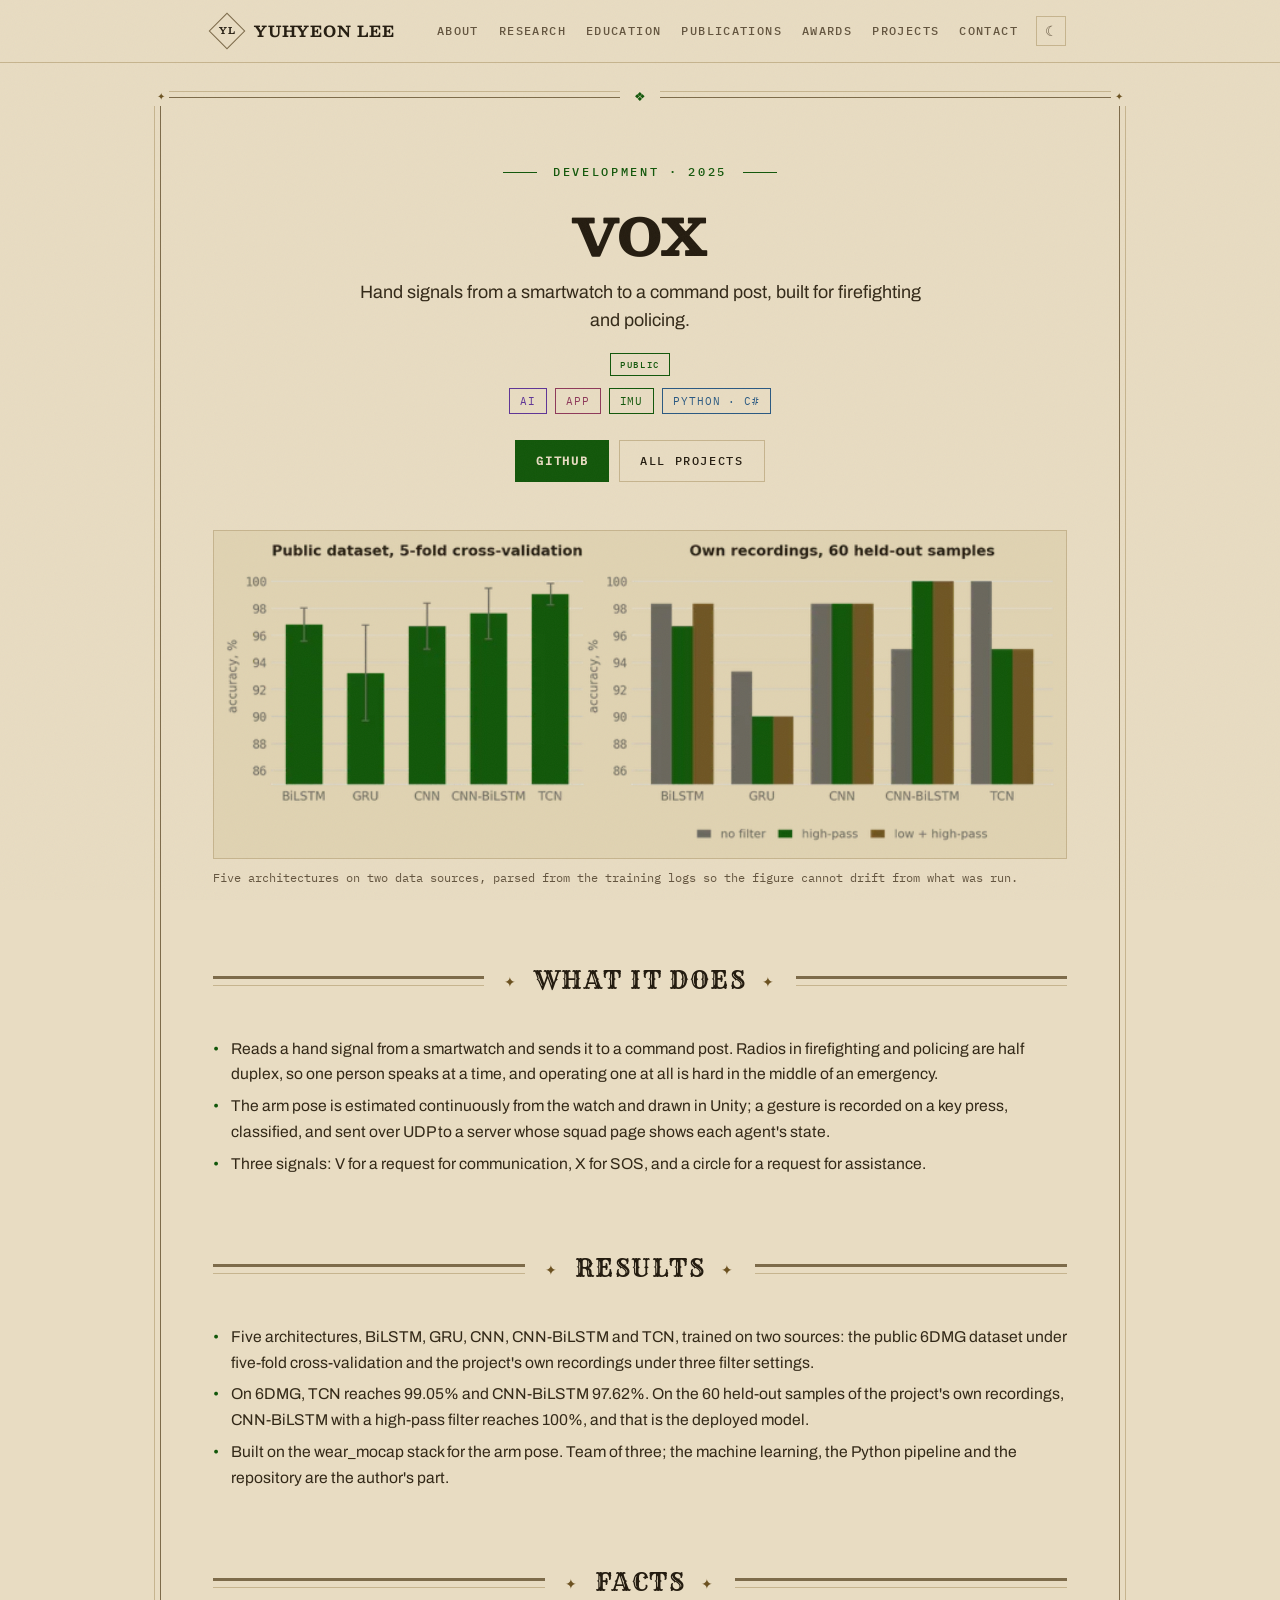
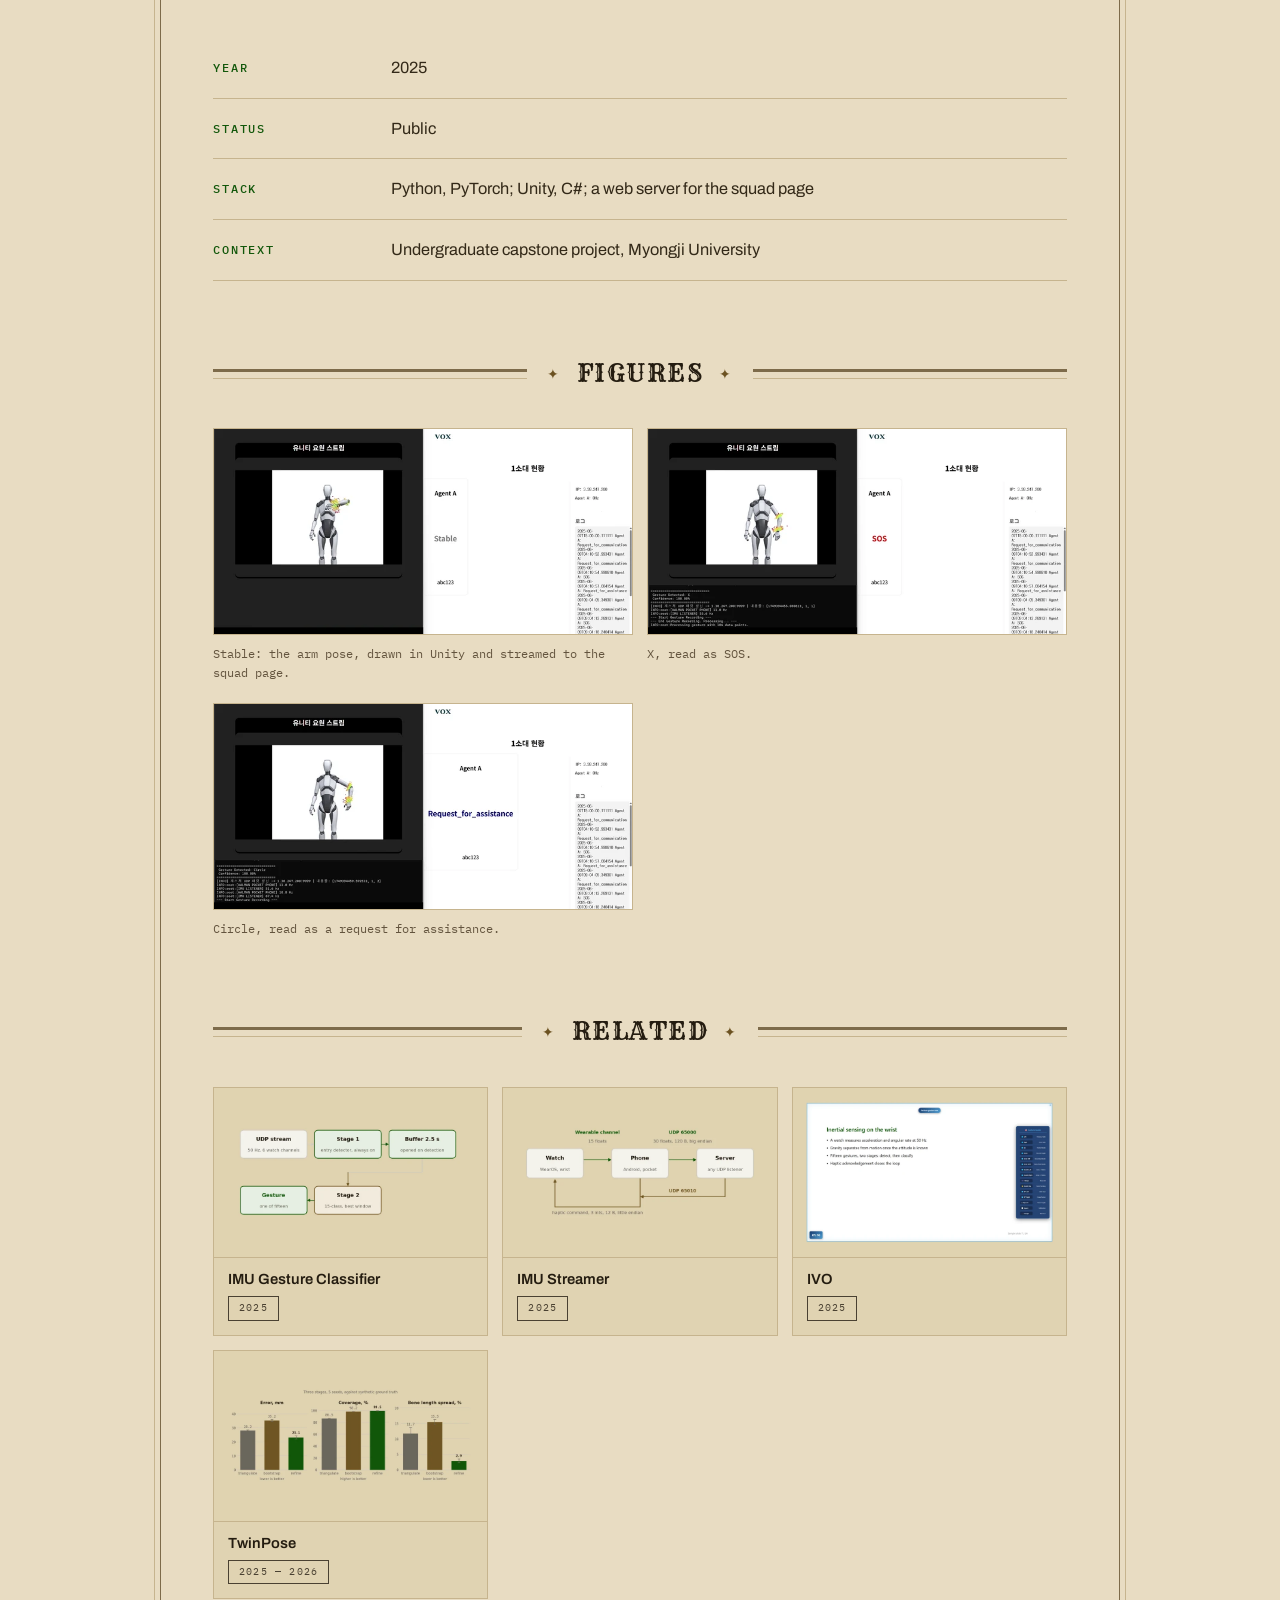
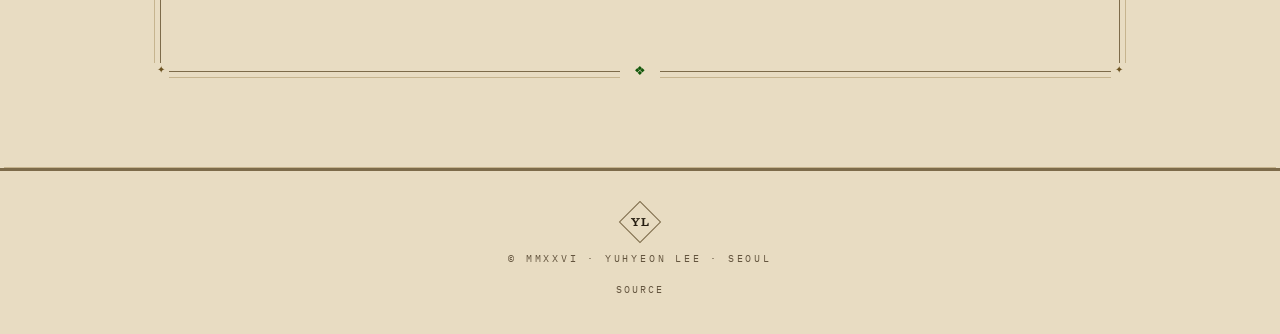
<file: projects/vox/index.html>
<!DOCTYPE html>
<html lang="en">
<head>
  <meta charset="UTF-8">
  <meta name="viewport" content="width=device-width, initial-scale=1.0">
  <title>VOX — Yuhyeon Lee</title>
  <meta name="description" content="Hand signals from a smartwatch to a command post, for firefighters and police whose radios are half duplex, with the arm pose drawn live in Unity.">
  <meta name="author" content="Yuhyeon Lee">
  <meta name="theme-color" content="#0c0d0b">
  <link rel="canonical" href="https://blueion0612.github.io/projects/vox/">

  <meta property="og:type" content="article">
  <meta property="og:site_name" content="Yuhyeon Lee">
  <meta property="og:locale" content="en_US">
  <meta property="og:title" content="VOX — Yuhyeon Lee">
  <meta property="og:description" content="Hand signals from a smartwatch to a command post, for firefighters and police whose radios are half duplex, with the arm pose drawn live in Unity.">
  <meta property="og:url" content="https://blueion0612.github.io/projects/vox/">
  <meta property="og:image" content="https://blueion0612.github.io/assets/projects/og/vox.png">
  <meta property="og:image:type" content="image/png">
  <meta property="og:image:width" content="1200">
  <meta property="og:image:height" content="630">
  <meta property="og:image:alt" content="VOX — Hand signals from a smartwatch to a command post, for firefighters and police whose radios are half duplex, with the arm pose drawn live in Unity.">
  <meta name="twitter:card" content="summary_large_image">

  <link rel="icon" href="../../assets/favicon.svg" type="image/svg+xml">
  <link rel="icon" href="../../favicon.ico" sizes="16x16 32x32 48x48">
  <link rel="apple-touch-icon" href="../../assets/apple-touch-icon.png">

  <link rel="preload" href="../../assets/fonts/besley-core.woff2" as="font" type="font/woff2" crossorigin>
  <link rel="preload" href="../../assets/fonts/ibmplexmono-400.woff2" as="font" type="font/woff2" crossorigin>
  <link rel="preload" href="../../assets/fonts/archivo-core.woff2" as="font" type="font/woff2" crossorigin>
  <link rel="stylesheet" href="../../assets/style.css?v=28">
  <script>
    try {
      var t = localStorage.getItem('theme');
      if (t === 'day' || (!t && window.matchMedia('(prefers-color-scheme: light)').matches)) {
        document.documentElement.setAttribute('data-theme', 'day');
        document.querySelector('meta[name="theme-color"]').setAttribute('content', '#e8dcc2');
      }
    } catch (e) {}
  </script>
</head>
<body>

<a class="skip-link" href="#top">Skip to content</a>
<div class="grain" aria-hidden="true"></div>

<nav class="nav" aria-label="Primary">
  <div class="nav-inner">
    <a class="nav-brand" href="../../">
      <span class="mark" aria-hidden="true"><span>YL</span></span>
      <span class="nav-name">Yuhyeon Lee</span>
    </a>
    <div class="nav-links">
      <a href="../../#about">About</a>
      <a href="../../#research">Research</a>
      <a href="../../#education">Education</a>
      <a href="../../#publications">Publications</a>
      <a href="../../#awards">Awards</a>
      <a href="../../#projects">Projects</a>
      <a href="../../#contact">Contact</a>
    </div>
    <details class="nav-menu">
      <summary>Menu</summary>
      <div class="nav-menu-panel">
        <a href="../../#about">About</a>
        <a href="../../#research">Research</a>
        <a href="../../#education">Education</a>
        <a href="../../#publications">Publications</a>
        <a href="../../#awards">Awards</a>
        <a href="../../#projects">Projects</a>
        <a href="../../#contact">Contact</a>
      </div>
    </details>
    <button class="theme-toggle" type="button" aria-label="Switch to day mode">&#9728;</button>
  </div>
</nav>

<main id="top" class="project-page">

  <div class="frame-tacks" aria-hidden="true"><span>&#10022;</span><span>&#10022;</span><span>&#10022;</span><span>&#10022;</span></div>

  <header class="project-hero">
    <p class="hero-kicker">Development &middot; 2025</p>
    <h1>VOX</h1>
    <p class="project-lede">Hand signals from a smartwatch to a command post, built for firefighting and policing.</p>
    <div class="tile-meta project-hero-meta">
      <span class="tag vis-public">Public</span>
    </div>
    <div class="chips project-hero-chips"><span class="chip kw-ai">AI</span><span class="chip kw-app">App</span><span class="chip chip-mod mod-imu">IMU</span><span class="chip kw-py">Python · C#</span></div>
    <div class="hero-links">
      <a class="btn btn-primary" href="https://github.com/blueion0612/VOX" target="_blank" rel="noopener">GitHub</a> <a class="btn" href="../../#projects">All projects</a>
    </div>
  </header>

  <figure class="project-figure project-figure-hero"><picture><source media="(prefers-color-scheme: dark)" srcset="../../assets/projects/vox-hero-dark-700.webp 700w, ../../assets/projects/vox-hero-dark-1000.webp 1000w, ../../assets/projects/vox-hero-dark.webp 1400w" sizes="(max-width: 760px) calc(100vw - 66px), (max-width: 992px) calc(100vw - 138px), 854px" data-dark><img src="../../assets/projects/vox-hero.webp" srcset="../../assets/projects/vox-hero-700.webp 700w, ../../assets/projects/vox-hero-1000.webp 1000w, ../../assets/projects/vox-hero.webp 1400w" sizes="(max-width: 760px) calc(100vw - 66px), (max-width: 992px) calc(100vw - 138px), 854px" alt="Accuracy of five architectures on the public 6DMG dataset and on the project&#x27;s own recordings under three filter settings" width="1400" height="538" fetchpriority="high" decoding="async"></picture><figcaption>Five architectures on two data sources, parsed from the training logs so the figure cannot drift from what was run.</figcaption></figure>

  <section class="detail">
    <div class="section-head"><h2>What it does</h2></div>
    <ul class="project-points">
        <li>Reads a hand signal from a smartwatch and sends it to a command post. Radios in firefighting and policing are half duplex, so one person speaks at a time, and operating one at all is hard in the middle of an emergency.</li>
        <li>The arm pose is estimated continuously from the watch and drawn in Unity; a gesture is recorded on a key press, classified, and sent over UDP to a server whose squad page shows each agent&#x27;s state.</li>
        <li>Three signals: V for a request for communication, X for SOS, and a circle for a request for assistance.</li>
    </ul>
  </section>

  <section class="detail">
    <div class="section-head"><h2>Results</h2></div>
    <ul class="project-points">
        <li>Five architectures, BiLSTM, GRU, CNN, CNN-BiLSTM and TCN, trained on two sources: the public 6DMG dataset under five-fold cross-validation and the project&#x27;s own recordings under three filter settings.</li>
        <li>On 6DMG, TCN reaches 99.05% and CNN-BiLSTM 97.62%. On the 60 held-out samples of the project&#x27;s own recordings, CNN-BiLSTM with a high-pass filter reaches 100%, and that is the deployed model.</li>
        <li>Built on the wear_mocap stack for the arm pose. Team of three; the machine learning, the Python pipeline and the repository are the author&#x27;s part.</li>
    </ul>
  </section>

  <section class="detail">
    <div class="section-head"><h2>Facts</h2></div>
    <dl class="facts">
      <div class="fact"><dt>Year</dt><dd>2025</dd></div>
      <div class="fact"><dt>Status</dt><dd>Public</dd></div>
      <div class="fact"><dt>Stack</dt><dd>Python, PyTorch; Unity, C#; a web server for the squad page</dd></div>
      <div class="fact"><dt>Context</dt><dd>Undergraduate capstone project, Myongji University</dd></div>
    </dl>
  </section>

  <section class="detail">
    <div class="section-head"><h2>Figures</h2></div>
    <div class="figure-grid">
      <figure class="project-figure"><img src="../../assets/projects/vox-demo-stable.webp" srcset="../../assets/projects/vox-demo-stable-700.webp 700w, ../../assets/projects/vox-demo-stable-1000.webp 1000w, ../../assets/projects/vox-demo-stable.webp 1280w" sizes="(max-width: 760px) calc(100vw - 66px), (max-width: 992px) calc(50vw - 76px), 420px" alt="The arm pose drawn in Unity and streamed to the squad page, which shows the agent as stable" width="1280" height="627" loading="lazy" decoding="async"><figcaption>Stable: the arm pose, drawn in Unity and streamed to the squad page.</figcaption></figure>
      <figure class="project-figure"><img src="../../assets/projects/vox-demo-sos.webp" srcset="../../assets/projects/vox-demo-sos-700.webp 700w, ../../assets/projects/vox-demo-sos-1000.webp 1000w, ../../assets/projects/vox-demo-sos.webp 1280w" sizes="(max-width: 760px) calc(100vw - 66px), (max-width: 992px) calc(50vw - 76px), 420px" alt="The X signal recognized in the classifier&#x27;s log, and the squad page showing SOS" width="1280" height="627" loading="lazy" decoding="async"><figcaption>X, read as SOS.</figcaption></figure>
      <figure class="project-figure"><img src="../../assets/projects/vox-demo-assist.webp" srcset="../../assets/projects/vox-demo-assist-700.webp 700w, ../../assets/projects/vox-demo-assist-1000.webp 1000w, ../../assets/projects/vox-demo-assist.webp 1280w" sizes="(max-width: 760px) calc(100vw - 66px), (max-width: 992px) calc(50vw - 76px), 420px" alt="The circle signal recognized, and the squad page showing a request for assistance" width="1280" height="627" loading="lazy" decoding="async"><figcaption>Circle, read as a request for assistance.</figcaption></figure>
    </div>
  </section>

  <section class="detail">
    <div class="section-head"><h2>Related</h2></div>
    <ul class="tiles tiles-small">
      <li><a class="tile tile-small" href="../../projects/imu-gesture-classifier/"><picture><source media="(prefers-color-scheme: dark)" srcset="../../assets/projects/imu-gesture-classifier.webp" data-dark><img src="../../assets/projects/imu-gesture-classifier-day.webp" class="tile-thumb" width="800" height="500" loading="lazy" decoding="async" alt=""></picture><div class="tile-body"><h3 class="tile-title">IMU Gesture Classifier</h3><div class="tile-meta"><span class="project-year">2025</span></div></div></a></li>
      <li><a class="tile tile-small" href="../../projects/imu-streamer/"><picture><source media="(prefers-color-scheme: dark)" srcset="../../assets/projects/imu-streamer.webp" data-dark><img src="../../assets/projects/imu-streamer-day.webp" class="tile-thumb" width="800" height="500" loading="lazy" decoding="async" alt=""></picture><div class="tile-body"><h3 class="tile-title">IMU Streamer</h3><div class="tile-meta"><span class="project-year">2025</span></div></div></a></li>
      <li><a class="tile tile-small" href="../../projects/ivo/"><picture><source media="(prefers-color-scheme: dark)" srcset="../../assets/projects/ivo.webp" data-dark><img src="../../assets/projects/ivo-day.webp" class="tile-thumb" width="800" height="500" loading="lazy" decoding="async" alt=""></picture><div class="tile-body"><h3 class="tile-title">IVO</h3><div class="tile-meta"><span class="project-year">2025</span></div></div></a></li>
      <li><a class="tile tile-small" href="../../projects/twinpose/"><picture><source media="(prefers-color-scheme: dark)" srcset="../../assets/projects/twinpose.webp" data-dark><img src="../../assets/projects/twinpose-day.webp" class="tile-thumb" width="800" height="500" loading="lazy" decoding="async" alt=""></picture><div class="tile-body"><h3 class="tile-title">TwinPose</h3><div class="tile-meta"><span class="project-year">2025 — 2026</span></div></div></a></li>
    </ul>
  </section>

</main>

<footer>
  <div class="footer-inner">
    <span class="mark mark-footer" aria-hidden="true"><span>YL</span></span>
    <span class="footer-line">&copy; MMXXVI &middot; Yuhyeon Lee &middot; Seoul</span>
    <a class="footer-src" href="https://github.com/blueion0612/blueion0612.github.io" target="_blank" rel="noopener">Source</a>
  </div>
</footer>

<script src="../../assets/site.js" defer></script>

</body>
</html>
</file>
<file: assets/style.css>
/* ============================================================
   Yuhyeon Lee — personal portfolio
   Concept: "the engineer's dossier" — matte black ground,
   engraved serif display, monospace readouts, one phosphor-green
   accent, brass for stamps and the monogram. Night by default,
   day on the toggle or the OS preference.
   ============================================================ */

/* self-hosted type (SIL Open Font License, see fonts/OFL-*.txt) */
/* Besley and Archivo are split by _standards/site_fonts.py: the core file covers ASCII and
   the marks English prose uses, the ext file the rest, fetched only by a page that needs it.
   Rye and IBM Plex Mono are left whole: their licences reserve the font names. */
@font-face { font-family: "Besley"; font-style: normal; font-weight: 700 800; font-display: swap; src: url("fonts/besley-core.woff2") format("woff2"); unicode-range: U+20-7E, U+A0, U+A9, U+B0-B2, U+B5, U+B7, U+D7, U+2013-2014, U+2018-2019, U+201C-201D, U+2022, U+2026, U+2212; }
@font-face { font-family: "Besley"; font-style: normal; font-weight: 700 800; font-display: swap; src: url("fonts/besley-ext.woff2") format("woff2"); unicode-range: U+0, U+D, U+A1-A8, U+AA-AF, U+B3-B4, U+B6, U+B8-D6, U+D8-FF, U+131, U+152-153, U+2C6, U+2DA, U+2DC, U+300-301, U+303-304, U+308, U+323, U+2000, U+2002, U+2009, U+200B, U+201A, U+201E, U+2039-203A, U+2044, U+20AC, U+2215; }
@font-face { font-family: "Archivo"; font-style: normal; font-weight: 400 600; font-display: swap; src: url("fonts/archivo-core.woff2") format("woff2"); unicode-range: U+20-7E, U+A0, U+A9, U+B0-B2, U+B5, U+B7, U+D7, U+2013-2014, U+2018-2019, U+201C-201D, U+2022, U+2026, U+2032-2033, U+2212; }
@font-face { font-family: "Archivo"; font-style: normal; font-weight: 400 600; font-display: swap; src: url("fonts/archivo-ext.woff2") format("woff2"); unicode-range: U+D, U+A1-A8, U+AA-AF, U+B3-B4, U+B6, U+B8-D6, U+D8-FF, U+102, U+131, U+152-153, U+2BC, U+2C6, U+2DA, U+2DC, U+300-301, U+303-304, U+308-309, U+323, U+2009, U+201A, U+201E, U+2039-203A, U+2044, U+20AC, U+2122, U+2191, U+2193, U+2215, U+FEFF; }
@font-face { font-family: "Archivo"; font-style: italic; font-weight: 400; font-display: swap; src: url("fonts/archivo-italic-core.woff2") format("woff2"); unicode-range: U+20-7E, U+A0, U+A9, U+B0-B2, U+B5, U+B7, U+D7, U+2013-2014, U+2018-2019, U+201C-201D, U+2022, U+2026, U+2032-2033, U+2212; }
@font-face { font-family: "Archivo"; font-style: italic; font-weight: 400; font-display: swap; src: url("fonts/archivo-italic-ext.woff2") format("woff2"); unicode-range: U+D, U+A1-A8, U+AA-AF, U+B3-B4, U+B6, U+B8-D6, U+D8-FF, U+102, U+131, U+152-153, U+2BC, U+2C6, U+2DA, U+2DC, U+300-301, U+303-304, U+308-309, U+323, U+2009, U+201A, U+201E, U+2039-203A, U+2044, U+20AC, U+2122, U+2191, U+2193, U+2215, U+FEFF; }
@font-face { font-family: "IBM Plex Mono"; font-style: normal; font-weight: 400; font-display: swap; src: url("fonts/ibmplexmono-400.woff2") format("woff2"); }
@font-face { font-family: "IBM Plex Mono"; font-style: normal; font-weight: 500; font-display: swap; src: url("fonts/ibmplexmono-500.woff2") format("woff2"); }
@font-face { font-family: "Rye"; font-style: normal; font-weight: 400; font-display: swap; src: url("fonts/rye-400.woff2") format("woff2"); }

:root {
  color-scheme: dark;
  --bg: #0c0d0b;
  --bg-raise: #12140f;
  --ink: #ece7d9;          /* bone white */
  --ink-soft: #ddd9cb;
  --muted: #a9ac9b;        /* olive gray */
  --line: #2a2c22;
  --line-strong: #4b4d3e;  /* heavy poster rule */
  --line-soft: #191b14;
  --green: #44d62c;        /* phosphor */
  --green-dim: rgba(68, 214, 44, 0.45);
  --gold: #c9a96a;         /* brass */
  --gold-dim: #93805a;

  /* modality signal colors (IMU stays phosphor green — the house modality) */
  --mod-emg: #e0813f;      /* EMG — muscle signal */
  --mod-emg-dim: rgba(224, 129, 63, 0.45);
  --mod-ppg: #e26666;      /* PPG — blood pulse */
  --mod-ppg-dim: rgba(226, 102, 102, 0.45);
  --mod-vis: #52c7de;      /* vision — optics */
  --mod-vis-dim: rgba(82, 199, 222, 0.45);
  --mod-enc: #9fb8cc;      /* encoder — machined steel */
  --mod-enc-dim: rgba(159, 184, 204, 0.45);

  /* keyword inks — technique / language / year (co-occurrence checked per card) */
  --kw-ai: #b48ce0;        /* violet — indelible ink */
  --kw-ai-dim: rgba(180, 140, 224, 0.45);
  --kw-sw: #c9bd72;        /* sand */
  --kw-sw-dim: rgba(201, 189, 114, 0.45);
  --kw-app: #d693a8;       /* faded rose */
  --kw-app-dim: rgba(214, 147, 168, 0.45);
  --kw-py: #7cb8e8;        /* python — sky */
  --kw-py-dim: rgba(124, 184, 232, 0.45);
  --kw-rust: #c47a52;      /* rust — sienna */
  --kw-rust-dim: rgba(196, 122, 82, 0.45);
  --kw-kt: #e8b04a;        /* kotlin — marigold */
  --kw-kt-dim: rgba(232, 176, 74, 0.45);
  --year: #d9d2bd;         /* date stamp — bone */
  --year-dim: rgba(217, 210, 189, 0.4);

  --bg-hover: #15170f;

  --display: "Besley", "Clarendon", Georgia, serif;
  --poster: "Rye", "Besley", Georgia, serif;   /* section bands only — Rye ships one weight (400) */
  --sans: "Archivo", -apple-system, "Segoe UI", sans-serif;
  --mono: "IBM Plex Mono", ui-monospace, "Cascadia Mono", monospace;
}

/* ------------------------------------------------------------ day mode
   the same bill printed on aged paper — toggled by the nav sun/moon,
   persisted in localStorage, night stays the default */
html[data-theme="day"] {
  color-scheme: light;
  scrollbar-color: #b5a683 #e8dcc2;

  --bg: #e8dcc2;
  --bg-raise: #e0d3b2;
  --bg-hover: #dbcda6;
  --ink: #241c10;
  --ink-soft: #332918;
  --muted: #63543e;
  --line: #c6b48e;
  --line-strong: #7d6b4a;
  --line-soft: #d8caa8;
  --green: #12570a;
  --green-dim: #12570a;
  --gold: #6c5221;
  --gold-dim: #6c5221;

  /* every chip ink reaches 4.6:1 on the darkest day surface (--bg-hover),
     so small chip text passes WCAG AA in both themes */
  --mod-emg: #86450e;  --mod-emg-dim: #86450e;
  --mod-ppg: #9a3232;  --mod-ppg-dim: #9a3232;
  --mod-vis: #0e5e71;  --mod-vis-dim: #0e5e71;
  --mod-enc: #44586b;  --mod-enc-dim: #44586b;

  --kw-ai: #5f3596;    --kw-ai-dim: #5f3596;
  --kw-sw: #5f5722;    --kw-sw-dim: #5f5722;
  --kw-app: #8e395a;   --kw-app-dim: #8e395a;
  --kw-py: #2a5982;    --kw-py-dim: #2a5982;
  --kw-rust: #874322;  --kw-rust-dim: #874322;
  --kw-kt: #734f0d;    --kw-kt-dim: #734f0d;
  --year: #4a4132;     --year-dim: #4a4132;
}

html[data-theme="day"] ::-webkit-scrollbar-thumb { background: #b5a683; }
html[data-theme="day"] .portrait { background: linear-gradient(160deg, #ded1af 0%, #e5d9bb 100%); }

* { box-sizing: border-box; margin: 0; padding: 0; }

html { scrollbar-color: #262822 #0c0d0b; }

@media (prefers-reduced-motion: no-preference) {
  html { scroll-behavior: smooth; }
}

body {
  background: var(--bg);
  color: var(--ink-soft);
  font-family: var(--sans);
  font-size: 16.5px;
  line-height: 1.68;
  -webkit-font-smoothing: antialiased;
  text-rendering: optimizeLegibility;
}

::selection { background: var(--green); color: var(--bg); }

a { color: var(--green); text-decoration: none; }
a:hover { text-decoration: underline; text-underline-offset: 4px; }
a:focus-visible,
.btn:focus-visible {
  outline: 2px solid var(--green);
  outline-offset: 3px;
}

.skip-link {
  position: absolute;
  top: 8px;
  left: 50%;
  transform: translate(-50%, -160%);
  z-index: 100;
  background: var(--bg);
  color: var(--green);
  border: 1px solid var(--green);
  padding: 8px 16px;
  font-family: var(--mono);
  font-size: 0.72rem;
  text-transform: uppercase;
  letter-spacing: 0.14em;
}
.skip-link:focus { transform: translate(-50%, 0); }

/* thin dark scrollbar */
::-webkit-scrollbar { width: 10px; }
::-webkit-scrollbar-track { background: var(--bg); }
::-webkit-scrollbar-thumb { background: #262822; border-radius: 0; }
::-webkit-scrollbar-thumb:hover { background: var(--green-dim); }

/* film grain over everything */
.grain {
  position: fixed;
  inset: 0;
  z-index: 999;
  pointer-events: none;
  opacity: 0.034;
  background-image: url("data:image/svg+xml,%3Csvg xmlns='http://www.w3.org/2000/svg' width='160' height='160'%3E%3Cfilter id='n'%3E%3CfeTurbulence type='fractalNoise' baseFrequency='0.9' numOctaves='2' stitchTiles='stitch'/%3E%3C/filter%3E%3Crect width='160' height='160' filter='url(%23n)'/%3E%3C/svg%3E");
}

/* ------------------------------------------------------------ monogram mark */

.mark {
  width: 26px;
  height: 26px;
  border: 1px solid var(--line-strong);
  transform: rotate(45deg);
  display: inline-flex;
  align-items: center;
  justify-content: center;
  flex-shrink: 0;
  transition: border-color 0.2s ease;
}

.mark span {
  transform: rotate(-45deg);
  font-family: var(--display);
  font-size: 0.58rem;
  font-weight: 700;
  color: var(--ink);
  letter-spacing: 0.04em;
}

/* ------------------------------------------------------------ nav */

.nav {
  position: sticky;
  top: 0;
  z-index: 10;
  background: var(--bg);
  border-bottom: 1px solid var(--line);
}

.nav-inner {
  position: relative;
  max-width: 900px;
  margin: 0 auto;
  padding: 0 24px;
  height: 62px;
  display: flex;
  align-items: center;
  gap: 18px;
}

.nav-brand {
  display: flex;
  align-items: center;
  gap: 14px;
}
.nav-brand:hover { text-decoration: none; }
.nav-brand:hover .mark { border-color: var(--green); }

.nav-name {
  font-family: var(--display);
  font-size: 0.95rem;
  font-weight: 700;
  text-transform: uppercase;
  color: var(--ink);
  letter-spacing: 0.05em;
  white-space: nowrap;
}

.nav-links {
  display: flex;
  flex-wrap: wrap;
  gap: 20px;
  margin-left: auto;
}

.nav-links a {
  font-family: var(--mono);
  font-size: 0.72rem;
  font-weight: 500;
  text-transform: uppercase;
  letter-spacing: 0.12em;
  color: var(--muted);
}
.nav-links a:hover {
  color: var(--ink);
  text-decoration: underline;
  text-decoration-color: var(--green);
  text-underline-offset: 6px;
}

.theme-toggle {
  width: 30px;
  height: 30px;
  display: inline-flex;
  align-items: center;
  justify-content: center;
  flex-shrink: 0;
  padding: 0;
  background: transparent;
  border: 1px solid var(--line);
  color: var(--muted);
  font-size: 0.9rem;
  line-height: 1;
  cursor: pointer;
  -webkit-tap-highlight-color: transparent;
  transition: border-color 0.18s ease, color 0.18s ease;
}
.theme-toggle:hover { border-color: var(--green); color: var(--ink); }
.theme-toggle:focus-visible { outline: 2px solid var(--green); outline-offset: 3px; }

/* the section menu for screens too narrow for the links; hidden where they fit */
.nav-menu { display: none; }
.nav-menu > summary {
  list-style: none;
  display: inline-flex;
  align-items: center;
  gap: 9px;
  height: 30px;
  padding: 0 11px 0 12px;
  border: 1px solid var(--line);
  font-family: var(--mono);
  font-size: 0.66rem;
  font-weight: 500;
  letter-spacing: 0.14em;
  text-transform: uppercase;
  color: var(--muted);
  cursor: pointer;
  user-select: none;
  -webkit-tap-highlight-color: transparent;
  transition: border-color 0.18s ease, color 0.18s ease;
}
.nav-menu > summary::-webkit-details-marker { display: none; }
/* chevron drawn from two borders, so it does not depend on a glyph */
.nav-menu > summary::after {
  content: "";
  width: 5px;
  height: 5px;
  border-right: 1.5px solid currentColor;
  border-bottom: 1.5px solid currentColor;
  transform: translateY(-2px) rotate(45deg);
}
.nav-menu[open] > summary::after { transform: translateY(1px) rotate(-135deg); }
/* hover only where there is a pointer that hovers: on a phone it would stick after a tap */
@media (hover: hover) {
  .nav-menu > summary:hover { border-color: var(--green); color: var(--ink); }
}
.nav-menu[open] > summary { border-color: var(--green); color: var(--ink); }
.nav-menu > summary:focus-visible { outline: 2px solid var(--green); outline-offset: 3px; }
.nav-menu-panel {
  position: absolute;
  top: 100%;
  left: 0;
  right: 0;
  display: grid;
  padding: 4px 0 8px;
  background: var(--bg);
  border-bottom: 1px solid var(--line-strong);
}
.nav-menu-panel a {
  padding: 13px 24px;
  font-family: var(--mono);
  font-size: 0.72rem;
  font-weight: 500;
  letter-spacing: 0.14em;
  text-transform: uppercase;
  color: var(--muted);
}
.nav-menu-panel a + a { border-top: 1px solid var(--line-soft); }
.nav-menu-panel a:hover { color: var(--ink); text-decoration: none; }

/* ------------------------------------------------------------ layout */

/* the whole page is framed like a printed bill */
main {
  position: relative;
  max-width: 960px;
  margin: 34px auto 0;
  padding: 0 52px;
  border: 1px solid var(--line-strong);
  outline: 1px solid var(--line);
  outline-offset: 5px;
}

main::before,
main::after {
  content: "\2756";           /* ❖ */
  position: absolute;
  left: 50%;
  transform: translateX(-50%);
  color: var(--green);
  background: var(--bg);
  padding: 0 14px;
  font-size: 0.8rem;
  line-height: 1;
}
main::before { top: -7px; }
main::after { bottom: -7px; }

/* brass tacks pinning the bill at its corners */
.frame-tacks span {
  position: absolute;
  width: 16px;
  height: 16px;
  display: flex;
  align-items: center;
  justify-content: center;
  color: var(--gold);
  background: var(--bg);
  font-size: 0.6rem;
  line-height: 1;
  z-index: 2;
}
.frame-tacks span:nth-child(1) { top: -8px; left: -8px; }
.frame-tacks span:nth-child(2) { top: -8px; right: -8px; }
.frame-tacks span:nth-child(3) { bottom: -8px; left: -8px; }
.frame-tacks span:nth-child(4) { bottom: -8px; right: -8px; }

section {
  margin: 104px 0;
  scroll-margin-top: 92px;
}

/* poster band: heavy-thin rules flanking a centered title */
.section-head {
  display: flex;
  align-items: center;
  gap: 20px;
  margin-bottom: 34px;
}

.section-head::before,
.section-head::after {
  content: "";
  flex: 1;
  height: 6px;
  border-top: 3px solid var(--line-strong);
  border-bottom: 1px solid var(--line);
}

h2 {
  font-family: var(--poster);
  font-size: 1.55rem;
  font-weight: 400;
  text-transform: uppercase;
  color: var(--ink);
  letter-spacing: 0.06em;
  white-space: nowrap;
}

/* hand-set ornaments flanking every band title */
h2::before,
h2::after {
  content: "\2726";           /* ✦ */
  font-size: 0.55em;
  color: var(--gold-dim);
  vertical-align: 0.18em;
}
h2::before { margin-right: 16px; }
h2::after { margin-left: 16px; }

/* ------------------------------------------------------------ hero */

/* wanted-poster stack: kicker, name, mugshot, details */
.hero {
  display: flex;
  flex-direction: column;
  align-items: center;
  text-align: center;
  padding: 78px 0 0;
}

.hero-kicker {
  display: flex;
  align-items: center;
  gap: 16px;
  font-family: var(--mono);
  font-size: 0.76rem;
  font-weight: 500;
  letter-spacing: 0.22em;
  text-transform: uppercase;
  color: var(--green);
  margin-bottom: 26px;
}
.hero-kicker::before,
.hero-kicker::after {
  content: "";
  width: 34px;
  height: 1px;
  background: var(--green);
}

.hero h1 {
  font-family: var(--display);
  font-size: clamp(2.7rem, 7vw, 4.3rem);
  font-weight: 800;
  text-transform: uppercase;
  color: var(--ink);
  letter-spacing: 0.02em;
  line-height: 1.05;
  margin-bottom: 36px;
}

/* worn wood-type ink on the name — noise clipped into the glyphs */
@supports (-webkit-background-clip: text) {
  .hero h1 {
    color: transparent;
    background-image:
      url("data:image/svg+xml,%3Csvg xmlns='http://www.w3.org/2000/svg' width='140' height='140'%3E%3Cfilter id='w'%3E%3CfeTurbulence type='fractalNoise' baseFrequency='0.5' numOctaves='3' stitchTiles='stitch'/%3E%3CfeColorMatrix values='0 0 0 0 0  0 0 0 0 0  0 0 0 0 0  0 0 0 0.8 -0.3'/%3E%3C/filter%3E%3Crect width='140' height='140' filter='url(%23w)' opacity='0.55'/%3E%3C/svg%3E"),
      linear-gradient(var(--ink), var(--ink));
    -webkit-background-clip: text;
    background-clip: text;
  }
}

.hero-affiliation {
  font-family: var(--mono);
  font-size: 0.8rem;
  text-transform: uppercase;
  letter-spacing: 0.1em;
  color: var(--muted);
  margin-bottom: 30px;
}
.hero-affiliation a {
  color: var(--muted);
  text-decoration: underline;
  text-decoration-color: var(--line);
  text-underline-offset: 4px;
}
.hero-affiliation a:hover { color: var(--green); text-decoration-color: var(--green); }

/* a link inside running text is underlined as well as colored, so it does not rely on
   color alone (WCAG 1.4.1): against the words around it the green reaches only 1.6:1 by
   day and 1.3:1 by night. Standalone links (buttons, contact rows, tiles) stay plain. */
.award-body a,
.fact-points a {
  text-decoration: underline;
  text-decoration-thickness: 1px;
  text-underline-offset: 3px;
  text-decoration-color: var(--green-dim);
}
.award-body a:hover,
.fact-points a:hover { text-decoration-color: var(--green); }

.hero-links { display: flex; flex-wrap: wrap; justify-content: center; gap: 10px; }

.btn {
  display: inline-block;
  padding: 10px 20px;
  border: 1px solid var(--line);
  font-family: var(--mono);
  font-size: 0.72rem;
  font-weight: 500;
  text-transform: uppercase;
  letter-spacing: 0.14em;
  color: var(--ink);
  background: transparent;
  transition: border-color 0.18s ease, color 0.18s ease, background 0.18s ease;
}
.btn:hover { border-color: var(--green); color: var(--green); text-decoration: none; }

.btn-primary {
  background: var(--green);
  border-color: var(--green);
  color: var(--bg);
  font-weight: 600;
}
.btn-primary:hover { background: #3bbd26; color: var(--bg); }

/* portrait — dossier ID photo, 5:6, registration corner marks */

.portrait {
  position: relative;
  width: 200px;
  height: 240px;
  margin: 0 0 32px;
  border: 1px solid var(--line-strong);
  background: linear-gradient(160deg, #14160f 0%, #0e100b 100%);
  flex-shrink: 0;
}
.portrait::before,
.portrait::after {
  content: "";
  position: absolute;
  width: 14px;
  height: 14px;
}
.portrait::before {
  top: -5px;
  left: -5px;
  border-top: 1px solid var(--green);
  border-left: 1px solid var(--green);
}
.portrait::after {
  bottom: -5px;
  right: -5px;
  border-bottom: 1px solid var(--green);
  border-right: 1px solid var(--green);
}

.portrait-blank {
  width: 100%;
  height: 100%;
  display: flex;
  flex-direction: column;
  align-items: center;
  justify-content: center;
  gap: 12px;
}

.portrait-mono {
  font-family: var(--display);
  font-size: 2.6rem;
  font-weight: 700;
  letter-spacing: 0.04em;
  color: var(--ink);
  opacity: 0.85;
}

.portrait-caption {
  font-family: var(--mono);
  font-size: 0.58rem;
  text-transform: uppercase;
  letter-spacing: 0.28em;
  color: var(--muted);
}

.portrait img {
  width: 100%;
  height: 100%;
  object-fit: cover;
  display: block;
  filter: grayscale(12%) contrast(1.03);
}

/* spec strip — at-a-glance readout */

.spec-strip {
  margin-top: 60px;
  border-top: 3px solid var(--line-strong);
  border-bottom: 3px solid var(--line-strong);
  box-shadow: 0 5px 0 -4px var(--line), 0 -5px 0 -4px var(--line);
  display: grid;
  grid-template-columns: 1fr 1.1fr 1.34fr;
}

.spec {
  padding: 16px;
  display: flex;
  flex-direction: column;
  gap: 3px;
}
.spec + .spec { border-left: 1px solid var(--line); }

.spec-key {
  font-family: var(--mono);
  font-size: 0.64rem;
  text-transform: uppercase;
  letter-spacing: 0.18em;
  color: var(--muted);
}

.spec-val {
  font-family: var(--mono);
  font-size: 0.84rem;
  color: var(--ink);
}

.live-dot {
  display: inline-block;
  width: 6px;
  height: 6px;
  border-radius: 50%;
  background: var(--green);
  box-shadow: 0 0 6px var(--green-dim);
  margin-right: 7px;
  vertical-align: 1px;
  animation: pulse 2.6s ease-in-out infinite;
}

@keyframes pulse {
  0%, 100% { opacity: 1; }
  50% { opacity: 0.35; }
}

/* ------------------------------------------------------------ about */

.facts { margin: 0; }

.fact {
  display: grid;
  grid-template-columns: 130px 1fr;
  gap: 28px;
  padding: 16px 0;
  border-top: 1px solid var(--line);
}
.facts .fact:first-child { border-top: none; }
.facts .fact:last-child { border-bottom: 1px solid var(--line); }

.fact dt {
  font-family: var(--mono);
  font-size: 0.72rem;
  font-weight: 500;
  text-transform: uppercase;
  letter-spacing: 0.16em;
  color: var(--green);
  padding-top: 4px;
}

/* About keys are poster subheads — About is the impression section;
   Contact keeps the small mono keys (utility register) */
#about .fact dt {
  font-family: var(--poster);
  font-size: 1.1rem;
  font-weight: 400;
  letter-spacing: 0.08em;
  padding-top: 0;
}

.fact dd { font-size: 1.02rem; line-height: 1.7; }

.fact-points { list-style: none; }

.fact-points li {
  position: relative;
  padding-left: 18px;
  margin: 3px 0;
}
.fact-points li::before {
  content: "\2022";           /* • */
  position: absolute;
  left: 0;
  color: var(--green);
}

/* ------------------------------------------------------------ research cards */

.grid-2 {
  display: grid;
  grid-template-columns: 1fr 1fr;
  gap: 14px;
}

.card {
  border: 1px solid var(--line);
  background: var(--bg-raise);
  padding: 22px 24px;
  transition: border-color 0.18s ease, background 0.18s ease;
}
.card:hover { border-color: var(--gold-dim); background: var(--bg-hover); }

.card-head {
  display: flex;
  align-items: center;
  justify-content: space-between;
  gap: 12px;
  margin-bottom: 8px;
  min-height: 22px;
}

.card h3 {
  font-size: 1rem;
  font-weight: 600;
  color: var(--ink);
}

.tag {
  font-family: var(--mono);
  font-size: 0.56rem;
  font-weight: 500;
  text-transform: uppercase;
  letter-spacing: 0.18em;
  padding: 3px 9px;
  white-space: nowrap;
  flex-shrink: 0;
}

.tag-now { color: var(--green); border: 1px solid var(--green-dim); }
.tag-next,
.tag-ult { color: var(--gold); border: 1px solid var(--gold-dim); }

.card p {
  font-size: 0.95rem;
  color: var(--muted);
  line-height: 1.62;
}

/* ------------------------------------------------------------ education timeline */

.timeline { list-style: none; }

.timeline li {
  display: grid;
  grid-template-columns: 190px 1fr;
  gap: 28px;
  padding: 24px 0;
  border-top: 1px solid var(--line);
}
.timeline li:first-child { border-top: none; padding-top: 4px; }
.timeline li:last-child { border-bottom: 1px solid var(--line); }

.timeline-period {
  font-family: var(--mono);
  font-size: 0.74rem;
  color: var(--muted);
  letter-spacing: 0.04em;
  padding-top: 6px;
  white-space: nowrap;
}

.timeline-body h3 {
  font-family: var(--display);
  font-size: 1.06rem;
  font-weight: 700;
  text-transform: uppercase;
  letter-spacing: 0.03em;
  color: var(--ink);
  margin-bottom: 4px;
}

.timeline-degree { font-size: 1rem; }

.timeline-detail {
  font-size: 0.88rem;
  color: var(--muted);
  margin-top: 2px;
}

/* ------------------------------------------------------------ publications */

.publications { list-style: none; }

.publications li {
  padding: 24px 0;
  border-top: 1px solid var(--line);
}
.publications li:first-child { border-top: none; padding-top: 4px; }
.publications li:last-child { border-bottom: 1px solid var(--line); }

.pub-top {
  display: flex;
  align-items: flex-start;
  justify-content: space-between;
  gap: 20px;
  margin-bottom: 10px;
}

.pub-title {
  font-family: var(--display);
  font-size: 1.22rem;
  font-weight: 700;
  line-height: 1.4;
  color: var(--ink);
  max-width: 60ch;
}

.stamp {
  font-family: var(--mono);
  font-size: 0.6rem;
  font-weight: 500;
  text-transform: uppercase;
  letter-spacing: 0.2em;
  color: var(--gold);
  border: 1px solid var(--gold-dim);
  box-shadow: inset 0 0 0 2px var(--bg), inset 0 0 0 3px var(--gold-dim);
  padding: 8px 14px;
  transform: rotate(-2deg);
  white-space: nowrap;
  flex-shrink: 0;
  margin-top: 5px;
}

.pub-authors { font-size: 0.98rem; margin-bottom: 3px; }
.pub-authors strong { color: var(--ink); }

.pub-note {
  font-family: var(--mono);
  font-size: 0.7rem;
  color: var(--muted);
  margin-left: 10px;
  /* atomic, so a two-marker note drops to the next line whole instead of
     breaking after the separator and orphaning a leading middot */
  display: inline-block;
}

.pub-venue {
  font-size: 0.9rem;
  font-style: italic;
  color: var(--muted);
  margin-bottom: 8px;
}

.pub-links { font-family: var(--mono); font-size: 0.78rem; }

/* ------------------------------------------------------------ awards (hidden until ready) */

.awards { list-style: none; }
.awards > li {
  display: flex;
  align-items: baseline;
  gap: 26px;
  padding: 15px 0;
  border-top: 1px solid var(--line);
  font-size: 0.98rem;
}
.awards > li:first-child { border-top: none; }
.awards > li:last-child { border-bottom: 1px solid var(--line); }

.award-year {
  font-family: var(--mono);
  font-size: 0.74rem;
  color: var(--muted);
  width: 172px;
  flex-shrink: 0;
  white-space: nowrap;
}

.award-body strong { color: var(--ink); font-weight: 600; }

.award-points { list-style: none; margin-top: 9px; }
.award-points li {
  position: relative;
  padding-left: 16px;
  font-size: 0.88rem;
  color: var(--muted);
  line-height: 1.6;
  margin: 3px 0;
  max-width: 74ch;
}
.award-points li::before {
  content: "\2022";           /* • */
  position: absolute;
  left: 0;
  color: var(--green);
}

/* ------------------------------------------------------------ projects */

.featured {
  display: flex;
  flex-direction: column;
  gap: 14px;
}

.project-card {
  border: 1px solid var(--line);
  background: var(--bg-raise);
  padding: 24px 26px;
  transition: border-color 0.18s ease, background 0.18s ease;
}
.project-card:hover { border-color: var(--gold-dim); background: var(--bg-hover); }

.project-head {
  display: flex;
  align-items: flex-start;
  justify-content: space-between;
  gap: 16px;
  margin-bottom: 10px;
}

.project-head h3 { font-size: 1.04rem; font-weight: 600; }
.project-head h3 a { color: var(--ink); }
.project-head h3 a:hover { color: var(--green); text-decoration: none; }

.project-year {
  font-family: var(--mono);
  font-size: 0.62rem;
  letter-spacing: 0.12em;
  color: var(--year);
  border: 1px solid var(--year-dim);
  padding: 3px 10px;
  white-space: nowrap;
}

/* right-side row: visibility · year · language, boxed to one spec */
.project-side,
.project-meta {
  display: flex;
  align-items: center;
  flex-wrap: wrap;
  justify-content: flex-end;
  gap: 8px;
  flex-shrink: 0;
}
.project-meta { margin-top: 4px; }

.vis-public { color: var(--green); border: 1px solid var(--green-dim); }
.vis-private { color: var(--gold); border: 1px solid var(--gold-dim); }

.project-points { list-style: none; margin-top: 2px; }

.project-points li {
  position: relative;
  padding-left: 18px;
  font-size: 0.98rem;
  color: var(--ink-soft);
  line-height: 1.64;
  margin: 6px 0;
  max-width: 74ch;
}
.project-points li::before {
  content: "\2022";           /* • */
  position: absolute;
  left: 0;
  color: var(--green);
}

.chips { display: flex; flex-wrap: wrap; gap: 8px; margin-top: 16px; }

.chip {
  font-family: var(--mono);
  font-size: 0.68rem;
  text-transform: uppercase;
  letter-spacing: 0.08em;
  color: var(--muted);
  background: transparent;
  border: 1px solid var(--line);
  padding: 3px 10px;
  white-space: nowrap;
}

/* modality chips are colored signal codes — technique chips stay neutral.
   compound selectors (.chip.mod-*) must outrank .chip, which resets color/border */
.chip.chip-mod { background: transparent; color: var(--green); border-color: var(--green-dim); }

.chip.mod-imu, .mod-imu { color: var(--green); border-color: var(--green-dim); }
.chip.mod-emg, .mod-emg { color: var(--mod-emg); border-color: var(--mod-emg-dim); }
.chip.mod-ppg, .mod-ppg { color: var(--mod-ppg); border-color: var(--mod-ppg-dim); }
.chip.mod-vis, .mod-vis { color: var(--mod-vis); border-color: var(--mod-vis-dim); }
.chip.mod-enc, .mod-enc { color: var(--mod-enc); border-color: var(--mod-enc-dim); }

.mod-word { font-family: var(--mono); font-size: 0.82em; letter-spacing: 0.04em; }

/* technique + language keyword inks — same compound-selector rule as .mod-* */
.chip.kw-ai { color: var(--kw-ai); border-color: var(--kw-ai-dim); }
.chip.kw-sw { color: var(--kw-sw); border-color: var(--kw-sw-dim); }
.chip.kw-app { color: var(--kw-app); border-color: var(--kw-app-dim); }
.chip.kw-py { color: var(--kw-py); border-color: var(--kw-py-dim); }
.chip.kw-rust { color: var(--kw-rust); border-color: var(--kw-rust-dim); }
.chip.kw-kt { color: var(--kw-kt); border-color: var(--kw-kt-dim); }

.more-heading {
  display: flex;
  align-items: center;
  gap: 18px;
  font-family: var(--mono);
  font-size: 0.7rem;
  font-weight: 500;
  text-transform: uppercase;
  letter-spacing: 0.2em;
  color: var(--muted);
  margin: 48px 0 8px;
}
.more-heading::before,
.more-heading::after {
  content: "";
  flex: 1;
  height: 1px;
  background: var(--line);
}

.project-list { list-style: none; }

.project-list > li {
  display: flex;
  align-items: flex-start;
  justify-content: space-between;
  gap: 20px;
  padding: 20px 0;
  border-top: 1px solid var(--line);
}
.project-list > li:first-child { border-top: none; }
.project-list > li:last-child { border-bottom: 1px solid var(--line); }

.list-main .project-points { margin-top: 8px; }

.project-list a,
.project-list .no-link { font-weight: 600; color: var(--ink); }
.project-list a:hover { color: var(--green); text-decoration: none; }

.project-list p {
  font-size: 0.95rem;
  color: var(--muted);
  margin-top: 3px;
  max-width: 64ch;
}

.project-list .chips { margin-top: 10px; }

.list-sep { color: var(--muted); margin: 0 4px; }

/* ------------------------------------------------------------ project tiles */

/* the Projects tab is a grid of tiles: thumbnail, name, two lines, chips.
   the whole tile is the link to the project's own page */
.tiles {
  list-style: none;
  display: grid;
  grid-template-columns: 1fr 1fr;
  gap: 14px;
  margin-top: 10px;
}

.tile {
  display: flex;
  flex-direction: column;
  height: 100%;
  border: 1px solid var(--line);
  background: var(--bg-raise);
  color: var(--ink-soft);
  transition: border-color 0.18s ease, background 0.18s ease;
}
.tile:hover { border-color: var(--gold-dim); background: var(--bg-hover); text-decoration: none; }
.tile:focus-visible { outline: 2px solid var(--green); outline-offset: 3px; }

/* thumbnails come in both palettes, each composed on its theme's card color */
.tile-thumb {
  display: block;
  width: 100%;
  height: auto;
  aspect-ratio: 8 / 5;
  object-fit: cover;
  background: var(--bg-raise);
  border-bottom: 1px solid var(--line);
}

/* a themed image is a <picture>; take its box out so the <img> lays out as before */
.tile picture,
.project-figure picture { display: contents; }

.tile-body {
  flex: 1;
  display: flex;
  flex-direction: column;
  gap: 8px;
  padding: 16px 18px 18px;
}

.tile-title { font-size: 1.02rem; font-weight: 600; color: var(--ink); line-height: 1.35; }
.tile:hover .tile-title { color: var(--green); }
.tile-sub { font-weight: 400; font-size: 0.9em; color: var(--muted); }

.tile-blurb { font-size: 0.92rem; line-height: 1.6; color: var(--muted); }
.tile:hover .tile-blurb { color: var(--ink-soft); }

.tile-meta {
  display: flex;
  align-items: center;
  flex-wrap: wrap;
  gap: 8px;
  margin-top: auto;
  padding-top: 6px;
}
.tile .chips { margin-top: 4px; }

.tiles-small { grid-template-columns: repeat(3, 1fr); }
.tiles-small .tile-body { padding: 12px 14px 14px; gap: 4px; }
.tiles-small .tile-title { font-size: 0.92rem; }
.tiles-small .tile-meta { padding-top: 2px; }

/* ------------------------------------------------------------ project pages */

.project-hero {
  display: flex;
  flex-direction: column;
  align-items: center;
  text-align: center;
  padding: 64px 0 0;
}

.project-hero h1 {
  font-family: var(--display);
  font-size: clamp(2rem, 5.2vw, 3.2rem);
  font-weight: 800;
  text-transform: uppercase;
  color: var(--ink);
  letter-spacing: 0.02em;
  line-height: 1.08;
  margin-bottom: 14px;
}

.project-subtitle {
  font-family: var(--mono);
  font-size: 0.8rem;
  text-transform: uppercase;
  letter-spacing: 0.14em;
  color: var(--muted);
  margin-bottom: 14px;
}

.project-lede {
  font-size: 1.12rem;
  line-height: 1.6;
  color: var(--ink-soft);
  max-width: 58ch;
  margin-bottom: 18px;
}

.project-hero-meta { justify-content: center; margin-top: 0; padding-top: 0; }
.project-hero-chips { justify-content: center; margin: 12px 0 26px; }

.project-figure { margin: 44px 0 0; }
.project-figure img {
  display: block;
  width: 100%;
  height: auto;
  border: 1px solid var(--line);
  background: var(--bg-raise);
}
.project-figure figcaption {
  font-family: var(--mono);
  font-size: 0.74rem;
  line-height: 1.6;
  color: var(--muted);
  margin-top: 10px;
}
.project-figure-hero { margin-top: 48px; }

.figure-grid { display: grid; grid-template-columns: 1fr 1fr; gap: 20px 14px; }
.figure-grid .project-figure { margin: 0; }

.detail { margin: 72px 0; }
.detail .project-points li { max-width: none; }
.project-page .fact { grid-template-columns: 150px 1fr; }


/* ------------------------------------------------------------ contact & footer */

.contact-mail {
  display: inline-block;
  font-family: var(--mono);
  font-size: 1.28rem;
  color: var(--green);
  letter-spacing: 0.01em;
  margin-bottom: 30px;
}

.pointer {
  display: inline-block;
  font-size: 0.72em;
  vertical-align: 1px;
  margin-right: 12px;
  transition: transform 0.18s ease;
}
.contact-mail:hover .pointer { transform: translateX(5px); }

footer {
  border-top: 3px solid var(--line-strong);
  box-shadow: 0 -5px 0 -4px var(--line);
  margin-top: 96px;
}

.footer-inner {
  max-width: 900px;
  margin: 0 auto;
  padding: 36px 24px;
  display: flex;
  flex-direction: column;
  align-items: center;
  gap: 14px;
}

.mark-footer { width: 30px; height: 30px; }
.mark-footer span { font-size: 0.66rem; }

.footer-line {
  font-family: var(--mono);
  font-size: 0.62rem;
  text-transform: uppercase;
  letter-spacing: 0.28em;
  color: var(--muted);
}

.footer-src {
  font-family: var(--mono);
  font-size: 0.62rem;
  text-transform: uppercase;
  letter-spacing: 0.2em;
  color: var(--muted);
}
.footer-src:hover { color: var(--green); }

/* ------------------------------------------------------------ responsive */

/* keep breathing room around the frame before the mobile layout kicks in */
@media (max-width: 1012px) {
  main { margin-left: 16px; margin-right: 16px; }
}

/* seven hero buttons: once one row no longer fits, wrap 4/3 (3/2/2 on phones)
   so no button is left alone on a row */
@media (max-width: 940px) {
  .hero .hero-links { max-width: 470px; margin-left: auto; margin-right: auto; }
}
@media (max-width: 480px) {
  .hero .hero-links { max-width: 350px; }
}
@media (max-width: 340px) {
  .hero .hero-links .btn { padding-left: 14px; padding-right: 14px; }
}

/* stack the nav before its link row starts wrapping raggedly */
@media (max-width: 880px) {
  /* one row, 52 px: the brand, then the section menu and the theme toggle. The links
     wrapped to three rows here, 101 px that stayed on screen for the whole page. */
  .nav-inner { height: 52px; padding: 0 16px; gap: 10px; }
  .nav-links { display: none; }
  .nav-menu { display: block; margin-left: auto; }
  section { scroll-margin-top: 72px; }
}

@media (max-width: 760px) {
  main {
    margin: 14px 10px 0;
    padding: 0 22px;
    outline-offset: 3px;
  }

  .hero { padding-top: 52px; }
  /* the one-line name is unbreakable — its floor must scale with the viewport */
  .hero h1 { font-size: clamp(1.8rem, 8.6vw, 2.7rem); letter-spacing: 0.01em; }
  .portrait { width: 156px; height: 187px; margin-bottom: 26px; }
  .portrait-mono { font-size: 2rem; }

  section { margin: 76px 0; scroll-margin-top: 72px; }

  .section-head { gap: 14px; }
  h2 { font-size: 1.08rem; }
  h2::before { margin-right: 10px; }
  h2::after { margin-left: 10px; }

  .spec-strip { grid-template-columns: 1fr; }
  .spec + .spec { border-left: none; border-top: 1px solid var(--line); }

  .grid-2 { grid-template-columns: 1fr; }

  .fact { grid-template-columns: 1fr; gap: 5px; padding: 14px 0; }
  #about .fact dt { font-size: 1.02rem; }

  .timeline li { grid-template-columns: 1fr; gap: 6px; padding: 18px 0; }

  .pub-top { flex-direction: column; gap: 12px; }
  .stamp { transform: rotate(0deg); margin-top: 0; }

  .awards > li { flex-direction: column; gap: 4px; padding: 13px 0; }
  .award-year { width: auto; }

  .project-list > li { flex-direction: column; gap: 8px; }
  .project-meta { justify-content: flex-start; margin-top: 0; order: -1; }
  .project-head { flex-wrap: wrap; }
  /* the meta rows already wrap internally, but flex-shrink:0 pinned them to
     max-content, so on a narrow phone they pushed past the card edge instead
     of breaking onto a second line */
  .project-side,
  .project-meta { flex-shrink: 1; min-width: 0; }

  .tiles, .tiles-small { grid-template-columns: 1fr; }
  .figure-grid { grid-template-columns: 1fr; }
  .project-hero { padding-top: 44px; }
  .project-page .fact { grid-template-columns: 1fr; }
  .detail { margin: 56px 0; }

  .contact-mail { font-size: 1.02rem; }
}

/* narrow phones: tighten the nav row so seven links wrap evenly */
@media (max-width: 430px) {
  .nav-brand { gap: 11px; }
  .nav-name { font-size: 0.88rem; letter-spacing: 0.03em; }
}

/* very narrow phones: let poster-band titles wrap instead of clipping */
@media (max-width: 380px) {
  h2 { white-space: normal; line-height: 1.3; }
  .section-head { gap: 10px; }
}

/* ------------------------------------------------------------ reduced motion */

@media (prefers-reduced-motion: reduce) {
  .live-dot { animation: none; }
  .card, .project-card, .tile, .btn, .mark, .pointer, .skip-link, .nav-menu > summary { transition: none; }
}

/* ------------------------------------------------------------ print */

@media print {
  :root, html[data-theme="day"] {
    --bg: #ffffff;
    --bg-raise: #ffffff;
    --bg-hover: #ffffff;
    --ink: #111111;
    --ink-soft: #222222;
    --muted: #555555;
    --line: #cccccc;
    --line-strong: #888888;
    --line-soft: #e5e5e5;
    --green: #1a7a10;
    --green-dim: #1a7a10;
    --gold: #7a6233;
    --gold-dim: #7a6233;
    --mod-emg: #9a4f10;
    --mod-emg-dim: #9a4f10;
    --mod-ppg: #a03434;
    --mod-ppg-dim: #a03434;
    --mod-vis: #106b80;
    --mod-vis-dim: #106b80;
    --mod-enc: #44586b;
    --mod-enc-dim: #44586b;
    --kw-ai: #5f3596;    --kw-ai-dim: #5f3596;
    --kw-sw: #6b6226;    --kw-sw-dim: #6b6226;
    --kw-app: #9c3f63;   --kw-app-dim: #9c3f63;
    --kw-py: #2d5f8a;    --kw-py-dim: #2d5f8a;
    --kw-rust: #8a4423;  --kw-rust-dim: #8a4423;
    --kw-kt: #8a5f10;    --kw-kt-dim: #8a5f10;
    --year: #4a4132;     --year-dim: #4a4132;
  }
  .theme-toggle { display: none; }
  .grain, .nav { display: none; }
  .hero h1 { color: var(--ink); background: none; -webkit-background-clip: initial; background-clip: initial; }
  body { background: #ffffff; }
  section { margin: 40px 0; break-inside: avoid; }
}
</file>
